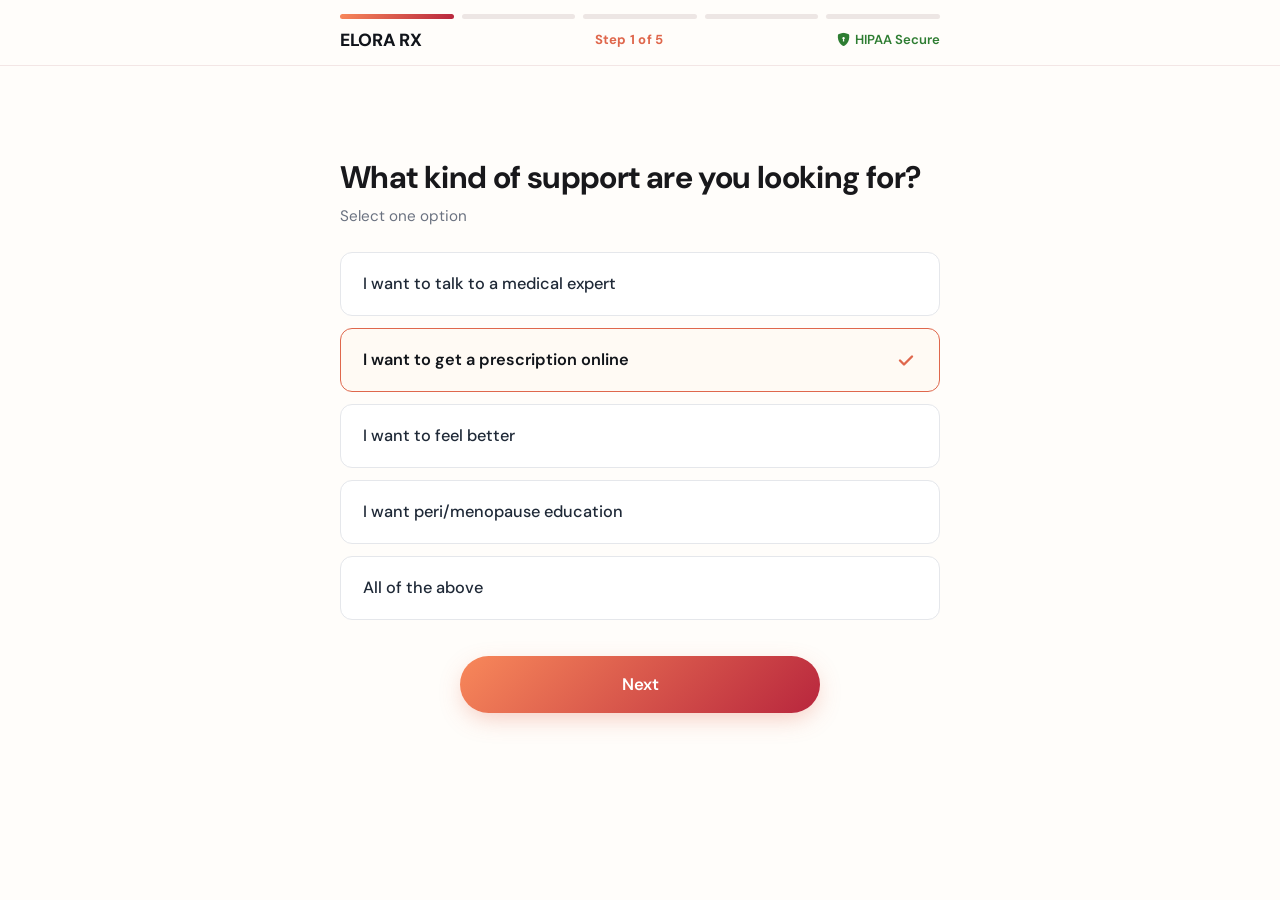
<file: intake.html>
<!DOCTYPE html>
<html lang="en">

<head>
  <meta charset="UTF-8">
  <meta name="viewport" content="width=device-width, initial-scale=1.0">
  <title>Clinical Health Intake — ELORA RX Telemedicine</title>
  <meta name="description"
    content="Complete your quick 5-step clinical intake questionnaire to get matched with a board-certified physician for personalized prescription care.">

  <!-- Favicon -->
  <link rel="icon" type="image/svg+xml" href="assets/images/favicon.svg">
  <link rel="alternate icon" type="image/svg+xml"
    href="data:image/svg+xml,%3Csvg xmlns='http://www.w3.org/2000/svg' viewBox='0 0 32 32' fill='none'%3E%3Cdefs%3E%3ClinearGradient id='favPetalCenter' x1='50%25' y1='0%25' x2='50%25' y2='100%25'%3E%3Cstop offset='0%25' stop-color='%23ffffff'/%3E%3Cstop offset='25%25' stop-color='%23ffa38c'/%3E%3Cstop offset='60%25' stop-color='%23e62845'/%3E%3Cstop offset='100%25' stop-color='%23800a1c'/%3E%3C/linearGradient%3E%3ClinearGradient id='favPetalLeft' x1='0%25' y1='0%25' x2='100%25' y2='100%25'%3E%3Cstop offset='0%25' stop-color='%23ffb29e'/%3E%3Cstop offset='35%25' stop-color='%23f8625e'/%3E%3Cstop offset='75%25' stop-color='%23c41e38'/%3E%3Cstop offset='100%25' stop-color='%2372081a'/%3E%3C/linearGradient%3E%3ClinearGradient id='favPetalRight' x1='100%25' y1='0%25' x2='0%25' y2='100%25'%3E%3Cstop offset='0%25' stop-color='%23ffbca6'/%3E%3Cstop offset='35%25' stop-color='%23fb766f'/%3E%3Cstop offset='75%25' stop-color='%23d42743'/%3E%3Cstop offset='100%25' stop-color='%23800c1e'/%3E%3C/linearGradient%3E%3C/defs%3E%3Cpath d='M16 2C18.5 6.2 21 12 20 17.5C19.2 21.8 17.4 25 16 26.5C14.6 25 12.8 21.8 12 17.5C11 12 13.5 6.2 16 2Z' fill='url(%23favPetalCenter)'/%3E%3Cpath d='M16 4C17.2 7.5 18 11.5 17.5 14.8C17 17.2 16 19 16 19' stroke='rgba(255,255,255,0.9)' stroke-width='0.9' stroke-linecap='round'/%3E%3Cpath d='M16 29C14.6 29 8 25.5 4.5 19C1.8 13.5 2.2 8.5 4.8 4.5C5.8 3.2 7 3.8 7.4 5C8.4 8.5 10.6 13.8 13.6 17.2C15.4 19.4 15.9 23.8 16 29Z' fill='url(%23favPetalLeft)'/%3E%3Cpath d='M5.4 5.2C3 10 3 15 5.5 20C8.5 26 14 28.5 16 29' stroke='rgba(255,240,235,0.85)' stroke-width='1.3' stroke-linecap='round'/%3E%3Cpath d='M16 29C17.4 29 24 25.5 27.5 19C30.2 13.5 29.8 8.5 27.2 4.5C26.2 3.2 25 3.8 24.6 5C23.6 8.5 21.4 13.8 18.4 17.2C16.6 19.4 16.1 23.8 16 29Z' fill='url(%23favPetalRight)'/%3E%3Cpath d='M26.6 5.2C29 10 29 15 26.5 20C23.5 26 18 28.5 16 29' stroke='rgba(255,245,240,0.85)' stroke-width='1.3' stroke-linecap='round'/%3E%3Cpath d='M13.5 27.5C14.5 29.2 15.2 30 16 30C16.8 30 17.5 29.2 18.5 27.5C17.5 28.5 16.5 29 16 29C15.5 29 14.5 28.5 13.5 27.5Z' fill='%23ffa28b'/%3E%3C/svg%3E">

  <!-- Google Fonts: DM Sans, Plus Jakarta Sans & Playfair Display -->
  <link rel="preconnect" href="https://fonts.googleapis.com">
  <link rel="preconnect" href="https://fonts.gstatic.com" crossorigin>
  <link
    href="https://fonts.googleapis.com/css2?family=DM+Sans:ital,opsz,wght@0,9..40,100..1000;1,9..40,100..1000&family=Playfair+Display:ital,wght@1,400;1,500;1,600&family=Plus+Jakarta+Sans:ital,wght@0,300;0,400;0,500;0,600;0,700;0,800;1,400;1,600&family=Manrope:wght@200..800&display=swap"
    rel="stylesheet">

  <!-- Bootstrap 5.3.3 CSS -->
  <link href="https://cdn.jsdelivr.net/npm/bootstrap@5.3.3/dist/css/bootstrap.min.css" rel="stylesheet">
  <!-- Bootstrap Icons -->
  <link href="https://cdn.jsdelivr.net/npm/bootstrap-icons@1.11.3/font/bootstrap-icons.min.css" rel="stylesheet">

  <!-- Custom Styles -->
  <link rel="stylesheet" href="assets/css/styles.css">
</head>

<body class="intake-page-wrap">

  <!-- ========================================================
       TOP AREA: STEP PROGRESS BAR & HEADER
       ======================================================== -->
  <header class="intake-topbar" id="intakeTopbar">
    <div class="intake-topbar-inner">

      <!-- 5-Segment Step Bar -->
      <div class="intake-stepbar-segments" aria-label="Intake Progress Steps">
        <div class="intake-stepbar-seg active" data-step="1"></div>
        <div class="intake-stepbar-seg" data-step="2"></div>
        <div class="intake-stepbar-seg" data-step="3"></div>
        <div class="intake-stepbar-seg" data-step="4"></div>
        <div class="intake-stepbar-seg" data-step="5"></div>
      </div>

      <!-- Topbar Meta: Logo, Step Count, Security -->
      <div class="intake-topbar-meta">
        <a class="intake-brand-mini" href="index.html" aria-label="ELORA RX Home">
          <span>ELORA RX</span>
        </a>
        <span class="intake-step-count-label" id="stepCounterLabel">Step 1 of 5</span>
        <span class="intake-step-security">
          <i class="bi bi-shield-lock-fill" aria-hidden="true"></i>
          <span class="d-none d-sm-inline">HIPAA Secure</span>
        </span>
      </div>

    </div>
  </header>

  <!-- ========================================================
       MAIN QUESTIONNAIRE COLUMN (Matches Screenshot)
       ======================================================== -->
  <main class="intake-main">
    <div class="intake-container">

      <!-- Back Arrow (Above Question) -->
      <button type="button" class="intake-back-arrow is-hidden" id="intakeBackBtn" aria-label="Go back to previous question">
        <svg width="24" height="24" viewBox="0 0 24 24" fill="none" stroke="currentColor" stroke-width="2.2" stroke-linecap="round" stroke-linejoin="round">
          <path d="M19 12H5M12 19l-7-7 7-7" />
        </svg>
      </button>

      <!-- ══════════════════════════════════════════════════
           STEP 1: SUPPORT NEEDED (Exact Screenshot Match!)
           ══════════════════════════════════════════════════ -->
      <div class="intake-step-pane active" data-step="1" id="stepPane1">
        <h1 class="intake-question-title">What kind of support are you looking for?</h1>
        <p class="intake-question-subtitle">Select one option</p>

        <div class="intake-cards-stack" id="step1Stack">

          <div class="intake-stack-card" data-val="medical-expert">
            <span class="intake-card-main-text">I want to talk to a medical expert</span>
            <span class="intake-check-icon" aria-hidden="true">
              <svg width="20" height="20" viewBox="0 0 20 20" fill="none">
                <path d="M4 10.5L8 14.5L16 6.5" stroke="#df674c" stroke-width="2.4" stroke-linecap="round" stroke-linejoin="round"/>
              </svg>
            </span>
          </div>

          <div class="intake-stack-card is-selected" data-val="prescription-online">
            <span class="intake-card-main-text">I want to get a prescription online</span>
            <span class="intake-check-icon" aria-hidden="true">
              <svg width="20" height="20" viewBox="0 0 20 20" fill="none">
                <path d="M4 10.5L8 14.5L16 6.5" stroke="#df674c" stroke-width="2.4" stroke-linecap="round" stroke-linejoin="round"/>
              </svg>
            </span>
          </div>

          <div class="intake-stack-card" data-val="feel-better">
            <span class="intake-card-main-text">I want to feel better</span>
            <span class="intake-check-icon" aria-hidden="true">
              <svg width="20" height="20" viewBox="0 0 20 20" fill="none">
                <path d="M4 10.5L8 14.5L16 6.5" stroke="#df674c" stroke-width="2.4" stroke-linecap="round" stroke-linejoin="round"/>
              </svg>
            </span>
          </div>

          <div class="intake-stack-card" data-val="menopause-education">
            <span class="intake-card-main-text">I want peri/menopause education</span>
            <span class="intake-check-icon" aria-hidden="true">
              <svg width="20" height="20" viewBox="0 0 20 20" fill="none">
                <path d="M4 10.5L8 14.5L16 6.5" stroke="#df674c" stroke-width="2.4" stroke-linecap="round" stroke-linejoin="round"/>
              </svg>
            </span>
          </div>

          <div class="intake-stack-card" data-val="all-above">
            <span class="intake-card-main-text">All of the above</span>
            <span class="intake-check-icon" aria-hidden="true">
              <svg width="20" height="20" viewBox="0 0 20 20" fill="none">
                <path d="M4 10.5L8 14.5L16 6.5" stroke="#df674c" stroke-width="2.4" stroke-linecap="round" stroke-linejoin="round"/>
              </svg>
            </span>
          </div>

        </div>
      </div>

      <!-- ══════════════════════════════════════════════════
           STEP 2: TREATMENT AREA FOCUS
           ══════════════════════════════════════════════════ -->
      <div class="intake-step-pane" data-step="2" id="stepPane2">
        <h2 class="intake-question-title">Which treatment area would you like to explore?</h2>
        <p class="intake-question-subtitle">Select your primary care interest</p>

        <div class="intake-cards-stack" id="step2Stack">

          <div class="intake-stack-card is-selected" data-val="weight-loss">
            <div class="intake-card-label-wrap">
              <span class="intake-card-main-text">Medical Weight Loss</span>
              <span class="intake-card-sub-text">Compounded Semaglutide &amp; Tirzepatide (GLP-1)</span>
            </div>
            <span class="intake-check-icon" aria-hidden="true">
              <svg width="20" height="20" viewBox="0 0 20 20" fill="none">
                <path d="M4 10.5L8 14.5L16 6.5" stroke="#df674c" stroke-width="2.4" stroke-linecap="round" stroke-linejoin="round"/>
              </svg>
            </span>
          </div>

          <div class="intake-stack-card" data-val="hair-regrowth">
            <div class="intake-card-label-wrap">
              <span class="intake-card-main-text">Hair Regrowth &amp; Retention</span>
              <span class="intake-card-sub-text">Prescription Minoxidil, Finasteride &amp; Biotin blends</span>
            </div>
            <span class="intake-check-icon" aria-hidden="true">
              <svg width="20" height="20" viewBox="0 0 20 20" fill="none">
                <path d="M4 10.5L8 14.5L16 6.5" stroke="#df674c" stroke-width="2.4" stroke-linecap="round" stroke-linejoin="round"/>
              </svg>
            </span>
          </div>

          <div class="intake-stack-card" data-val="hormone-vitality">
            <div class="intake-card-label-wrap">
              <span class="intake-card-main-text">Hormone Health &amp; Vitality</span>
              <span class="intake-card-sub-text">Enclomiphene, TRT &amp; metabolic hormone balancing</span>
            </div>
            <span class="intake-check-icon" aria-hidden="true">
              <svg width="20" height="20" viewBox="0 0 20 20" fill="none">
                <path d="M4 10.5L8 14.5L16 6.5" stroke="#df674c" stroke-width="2.4" stroke-linecap="round" stroke-linejoin="round"/>
              </svg>
            </span>
          </div>

          <div class="intake-stack-card" data-val="sexual-health">
            <div class="intake-card-label-wrap">
              <span class="intake-card-main-text">Sexual Health &amp; ED Care</span>
              <span class="intake-card-sub-text">Customized Tadalafil and Sildenafil protocols</span>
            </div>
            <span class="intake-check-icon" aria-hidden="true">
              <svg width="20" height="20" viewBox="0 0 20 20" fill="none">
                <path d="M4 10.5L8 14.5L16 6.5" stroke="#df674c" stroke-width="2.4" stroke-linecap="round" stroke-linejoin="round"/>
              </svg>
            </span>
          </div>

          <div class="intake-stack-card" data-val="dermatology">
            <div class="intake-card-label-wrap">
              <span class="intake-card-main-text">Dermatology &amp; Anti-Aging</span>
              <span class="intake-card-sub-text">Physician-grade Tretinoin &amp; custom skin serums</span>
            </div>
            <span class="intake-check-icon" aria-hidden="true">
              <svg width="20" height="20" viewBox="0 0 20 20" fill="none">
                <path d="M4 10.5L8 14.5L16 6.5" stroke="#df674c" stroke-width="2.4" stroke-linecap="round" stroke-linejoin="round"/>
              </svg>
            </span>
          </div>

          <div class="intake-stack-card" data-val="longevity">
            <div class="intake-card-label-wrap">
              <span class="intake-card-main-text">Longevity &amp; Peptides</span>
              <span class="intake-card-sub-text">NAD+, Sermorelin &amp; cellular wellness therapy</span>
            </div>
            <span class="intake-check-icon" aria-hidden="true">
              <svg width="20" height="20" viewBox="0 0 20 20" fill="none">
                <path d="M4 10.5L8 14.5L16 6.5" stroke="#df674c" stroke-width="2.4" stroke-linecap="round" stroke-linejoin="round"/>
              </svg>
            </span>
          </div>

        </div>
      </div>

      <!-- ══════════════════════════════════════════════════
           STEP 3: MEDICAL HISTORY & SAFETY SCREENER
           ══════════════════════════════════════════════════ -->
      <div class="intake-step-pane" data-step="3" id="stepPane3">
        <h2 class="intake-question-title">Do any of the following apply to you?</h2>
        <p class="intake-question-subtitle">Select an option to help your doctor review your profile</p>

        <div class="intake-cards-stack" id="step3Stack">

          <div class="intake-stack-card is-selected" data-val="none" data-exclusive="true">
            <span class="intake-card-main-text">None of the above — I have no major medical conditions</span>
            <span class="intake-check-icon" aria-hidden="true">
              <svg width="20" height="20" viewBox="0 0 20 20" fill="none">
                <path d="M4 10.5L8 14.5L16 6.5" stroke="#df674c" stroke-width="2.4" stroke-linecap="round" stroke-linejoin="round"/>
              </svg>
            </span>
          </div>

          <div class="intake-stack-card" data-val="mtc-history">
            <span class="intake-card-main-text">Personal or family history of medullary thyroid cancer (MTC) or MEN 2</span>
            <span class="intake-check-icon" aria-hidden="true">
              <svg width="20" height="20" viewBox="0 0 20 20" fill="none">
                <path d="M4 10.5L8 14.5L16 6.5" stroke="#df674c" stroke-width="2.4" stroke-linecap="round" stroke-linejoin="round"/>
              </svg>
            </span>
          </div>

          <div class="intake-stack-card" data-val="pancreas-kidney">
            <span class="intake-card-main-text">History of pancreatitis, gallbladder complications, or kidney disease</span>
            <span class="intake-check-icon" aria-hidden="true">
              <svg width="20" height="20" viewBox="0 0 20 20" fill="none">
                <path d="M4 10.5L8 14.5L16 6.5" stroke="#df674c" stroke-width="2.4" stroke-linecap="round" stroke-linejoin="round"/>
              </svg>
            </span>
          </div>

          <div class="intake-stack-card" data-val="pregnancy">
            <span class="intake-card-main-text">Currently pregnant, planning pregnancy within 3 months, or breastfeeding</span>
            <span class="intake-check-icon" aria-hidden="true">
              <svg width="20" height="20" viewBox="0 0 20 20" fill="none">
                <path d="M4 10.5L8 14.5L16 6.5" stroke="#df674c" stroke-width="2.4" stroke-linecap="round" stroke-linejoin="round"/>
              </svg>
            </span>
          </div>

          <div class="intake-stack-card" data-val="medications">
            <span class="intake-card-main-text">I take daily prescription medications</span>
            <span class="intake-check-icon" aria-hidden="true">
              <svg width="20" height="20" viewBox="0 0 20 20" fill="none">
                <path d="M4 10.5L8 14.5L16 6.5" stroke="#df674c" stroke-width="2.4" stroke-linecap="round" stroke-linejoin="round"/>
              </svg>
            </span>
          </div>

          <div class="intake-stack-card" data-val="allergies">
            <span class="intake-card-main-text">I have known drug allergies</span>
            <span class="intake-check-icon" aria-hidden="true">
              <svg width="20" height="20" viewBox="0 0 20 20" fill="none">
                <path d="M4 10.5L8 14.5L16 6.5" stroke="#df674c" stroke-width="2.4" stroke-linecap="round" stroke-linejoin="round"/>
              </svg>
            </span>
          </div>

        </div>
      </div>

      <!-- ══════════════════════════════════════════════════
           STEP 4: STATE, DEMOGRAPHICS & BMI
           ══════════════════════════════════════════════════ -->
      <div class="intake-step-pane" data-step="4" id="stepPane4">
        <h2 class="intake-question-title">Where should your physician be licensed?</h2>
        <p class="intake-question-subtitle">Telehealth regulations require matching you with a doctor licensed in your state</p>

        <!-- State Selector Box -->
        <div class="intake-input-box">
          <label class="intake-box-label" for="intakeStateSelect">State of Residence *</label>
          <select class="intake-bare-select" id="intakeStateSelect" required>
            <option value="California" selected>California (CA)</option>
            <option value="Texas">Texas (TX)</option>
            <option value="Florida">Florida (FL)</option>
            <option value="New York">New York (NY)</option>
            <option value="Illinois">Illinois (IL)</option>
            <option value="Pennsylvania">Pennsylvania (PA)</option>
            <option value="Ohio">Ohio (OH)</option>
            <option value="Georgia">Georgia (GA)</option>
            <option value="North Carolina">North Carolina (NC)</option>
            <option value="Michigan">Michigan (MI)</option>
            <option value="New Jersey">New Jersey (NJ)</option>
            <option value="Virginia">Virginia (VA)</option>
            <option value="Washington">Washington (WA)</option>
            <option value="Arizona">Arizona (AZ)</option>
            <option value="Massachusetts">Massachusetts (MA)</option>
            <option value="Tennessee">Tennessee (TN)</option>
            <option value="Indiana">Indiana (IN)</option>
            <option value="Missouri">Missouri (MO)</option>
            <option value="Maryland">Maryland (MD)</option>
            <option value="Wisconsin">Wisconsin (WI)</option>
            <option value="Colorado">Colorado (CO)</option>
            <option value="Minnesota">Minnesota (MN)</option>
            <option value="South Carolina">South Carolina (SC)</option>
            <option value="Alabama">Alabama (AL)</option>
            <option value="Louisiana">Louisiana (LA)</option>
            <option value="Kentucky">Kentucky (KY)</option>
            <option value="Oregon">Oregon (OR)</option>
            <option value="Oklahoma">Oklahoma (OK)</option>
            <option value="Connecticut">Connecticut (CT)</option>
            <option value="Utah">Utah (UT)</option>
            <option value="Nevada">Nevada (NV)</option>
            <option value="Iowa">Iowa (IA)</option>
            <option value="Arkansas">Arkansas (AR)</option>
            <option value="Kansas">Kansas (KS)</option>
            <option value="Mississippi">Mississippi (MS)</option>
            <option value="New Mexico">New Mexico (NM)</option>
            <option value="Nebraska">Nebraska (NE)</option>
            <option value="Idaho">Idaho (ID)</option>
            <option value="West Virginia">West Virginia (WV)</option>
            <option value="Hawaii">Hawaii (HI)</option>
            <option value="New Hampshire">New Hampshire (NH)</option>
            <option value="Maine">Maine (ME)</option>
            <option value="Montana">Montana (MT)</option>
            <option value="Rhode Island">Rhode Island (RI)</option>
            <option value="Delaware">Delaware (DE)</option>
            <option value="South Dakota">South Dakota (SD)</option>
            <option value="North Dakota">North Dakota (ND)</option>
            <option value="Alaska">Alaska (AK)</option>
            <option value="District of Columbia">District of Columbia (DC)</option>
            <option value="Vermont">Vermont (VT)</option>
            <option value="Wyoming">Wyoming (WY)</option>
          </select>
        </div>

        <!-- Date of Birth Box -->
        <div class="intake-input-box">
          <label class="intake-box-label">Date of Birth (Must be 18+)</label>
          <div class="d-flex gap-2">
            <input type="number" class="intake-bare-input text-center" id="dobMonth" placeholder="MM" min="1" max="12" value="06" style="max-width: 60px;">
            <span class="text-muted align-self-center">/</span>
            <input type="number" class="intake-bare-input text-center" id="dobDay" placeholder="DD" min="1" max="31" value="15" style="max-width: 60px;">
            <span class="text-muted align-self-center">/</span>
            <input type="number" class="intake-bare-input text-center" id="dobYear" placeholder="YYYY" min="1920" max="2008" value="1992" style="max-width: 90px;">
          </div>
        </div>

        <!-- Biological Sex -->
        <label class="intake-box-label mb-2">Biological Sex at Birth (Clinical dosage reference)</label>
        <div class="intake-sex-row">
          <div class="intake-sex-pill is-selected" data-sex="female">
            <i class="bi bi-gender-female me-1"></i> Female
          </div>
          <div class="intake-sex-pill" data-sex="male">
            <i class="bi bi-gender-male me-1"></i> Male
          </div>
        </div>

        <!-- Height & Weight -->
        <div class="row g-2 mb-3">
          <div class="col-6">
            <div class="intake-input-box mb-0">
              <label class="intake-box-label">Height</label>
              <div class="d-flex gap-2">
                <select class="intake-bare-select" id="heightFt">
                  <option value="4">4 ft</option>
                  <option value="5" selected>5 ft</option>
                  <option value="6">6 ft</option>
                  <option value="7">7 ft</option>
                </select>
                <select class="intake-bare-select" id="heightIn">
                  <option value="0">0 in</option>
                  <option value="1">1 in</option>
                  <option value="2">2 in</option>
                  <option value="3">3 in</option>
                  <option value="4">4 in</option>
                  <option value="5">5 in</option>
                  <option value="6">6 in</option>
                  <option value="7" selected>7 in</option>
                  <option value="8">8 in</option>
                  <option value="9">9 in</option>
                  <option value="10">10 in</option>
                  <option value="11">11 in</option>
                </select>
              </div>
            </div>
          </div>
          <div class="col-6">
            <div class="intake-input-box mb-0">
              <label class="intake-box-label" for="weightLbs">Weight (lbs)</label>
              <input type="number" class="intake-bare-input" id="weightLbs" value="168" min="70" max="600">
            </div>
          </div>
        </div>

        <!-- Live BMI Pill -->
        <div class="intake-bmi-pill">
          <div>
            <span class="small fw-bold text-uppercase d-block" style="color: #df674c;">Calculated BMI</span>
            <span class="small text-muted" id="bmiMeta">Elevated metabolic range • Qualified for care</span>
          </div>
          <span class="intake-bmi-val" id="bmiScore">26.3</span>
        </div>

      </div>

      <!-- ══════════════════════════════════════════════════
           STEP 5: CONTACT INFORMATION & CONFIRMATION
           ══════════════════════════════════════════════════ -->
      <div class="intake-step-pane" data-step="5" id="stepPane5">
        <h2 class="intake-question-title">Where should your doctor send your clinical plan?</h2>
        <p class="intake-question-subtitle">We'll create your private patient portal and deliver your doctor's evaluation here</p>

        <div class="row g-2 mb-2">
          <div class="col-6">
            <div class="intake-input-box mb-0">
              <label class="intake-box-label" for="firstName">First Name *</label>
              <input type="text" class="intake-bare-input" id="firstName" placeholder="Jane" required>
            </div>
          </div>
          <div class="col-6">
            <div class="intake-input-box mb-0">
              <label class="intake-box-label" for="lastName">Last Name *</label>
              <input type="text" class="intake-bare-input" id="lastName" placeholder="Doe" required>
            </div>
          </div>
        </div>

        <div class="intake-input-box">
          <label class="intake-box-label" for="emailAddress">Email Address *</label>
          <input type="email" class="intake-bare-input" id="emailAddress" placeholder="jane.doe@example.com" required>
        </div>

        <div class="intake-input-box">
          <label class="intake-box-label" for="phoneNumber">Mobile Phone * (For prescription SMS alerts)</label>
          <input type="tel" class="intake-bare-input" id="phoneNumber" placeholder="(555) 000-0000" required>
        </div>

        <!-- Consultation Preference -->
        <label class="intake-box-label mb-2">Preferred Consultation Format:</label>
        <div class="intake-cards-stack mb-3">
          <div class="intake-stack-card is-selected consult-card" data-val="async">
            <div>
              <span class="intake-card-main-text d-block">Asynchronous Clinical Messaging</span>
              <span class="intake-card-sub-text">Fastest option — Doctor reviews answers and messages in 2-4 hours</span>
            </div>
            <span class="intake-check-icon" aria-hidden="true">
              <svg width="20" height="20" viewBox="0 0 20 20" fill="none">
                <path d="M4 10.5L8 14.5L16 6.5" stroke="#df674c" stroke-width="2.4" stroke-linecap="round" stroke-linejoin="round"/>
              </svg>
            </span>
          </div>
          <div class="intake-stack-card consult-card" data-val="video">
            <div>
              <span class="intake-card-main-text d-block">Scheduled Telehealth Video Visit</span>
              <span class="intake-card-sub-text">Meet face-to-face with your state-licensed physician</span>
            </div>
            <span class="intake-check-icon" aria-hidden="true">
              <svg width="20" height="20" viewBox="0 0 20 20" fill="none">
                <path d="M4 10.5L8 14.5L16 6.5" stroke="#df674c" stroke-width="2.4" stroke-linecap="round" stroke-linejoin="round"/>
              </svg>
            </span>
          </div>
        </div>

        <!-- Consent Check -->
        <div class="form-check mt-3">
          <input class="form-check-input" type="checkbox" id="consentCheck" checked required>
          <label class="form-check-label small text-muted" for="consentCheck">
            I confirm that all health information is accurate and agree to the
            <a href="#" class="text-decoration-underline" style="color: #df674c;">Telehealth Informed Consent</a> and
            <a href="#" class="text-decoration-underline" style="color: #df674c;">HIPAA Notice</a>.
          </label>
        </div>

      </div>

      <!-- ══════════════════════════════════════════════════
           SUCCESS / COMPLETION STATE
           ══════════════════════════════════════════════════ -->
      <div class="intake-success-container" id="intakeSuccessContainer">
        <div class="d-inline-flex align-items-center justify-content-center p-3 rounded-circle mb-3"
          style="background: #e8f5e9; color: #2e7d32; width: 68px; height: 68px;">
          <i class="bi bi-check-circle-fill fs-2"></i>
        </div>
        <h2 class="intake-question-title">Intake Successfully Submitted!</h2>
        <p class="intake-question-subtitle">
          Your questionnaire has been securely transmitted. You've been paired with a licensed clinical physician.
        </p>

        <!-- Matched Doctor Card -->
        <div class="intake-doctor-card">
          <img src="assets/images/expert-care-doctor-warm.png" alt="Dr. Robert Hayes, MD" class="intake-doctor-img">
          <div>
            <span class="badge mb-2 px-3 py-1 rounded-pill" style="background: #fff1f2; color: #df674c; border: 1px solid rgba(223, 103, 76, 0.3);">
              <i class="bi bi-patch-check-fill me-1"></i> MATCHED PROVIDER
            </span>
            <h3 class="h5 fw-bold mb-1">Dr. Robert Hayes, MD</h3>
            <p class="small text-muted mb-2">
              Board Certified in Internal Medicine • Licensed in <span id="matchedDoctorState">California</span>
            </p>
            <span class="badge bg-success-subtle text-success border border-success-subtle">
              <i class="bi bi-clock-history me-1"></i> Reviewing Your Chart (Avg. 2 Hours)
            </span>
          </div>
        </div>

        <!-- Next Steps Timeline -->
        <div class="mt-4 mb-4">
          <div class="intake-timeline-item">
            <span class="intake-timeline-dot"><i class="bi bi-check"></i></span>
            <div>
              <strong class="d-block text-dark">1. Clinical Chart Evaluation</strong>
              <span class="small text-muted">Dr. Hayes reviews your health goals, medical screener, and dosage requirements.</span>
            </div>
          </div>
          <div class="intake-timeline-item">
            <span class="intake-timeline-dot"><i class="bi bi-check"></i></span>
            <div>
              <strong class="d-block text-dark">2. Custom Prescription Formulated</strong>
              <span class="small text-muted">If approved, your tailored prescription is sent to our licensed compounding pharmacy.</span>
            </div>
          </div>
          <div class="intake-timeline-item">
            <span class="intake-timeline-dot"><i class="bi bi-check"></i></span>
            <div>
              <strong class="d-block text-dark">3. Discreet 2-Day Cold-Chain Home Delivery</strong>
              <span class="small text-muted">Shipped directly to your doorstep in discreet temperature-regulated packaging.</span>
            </div>
          </div>
        </div>

        <div class="d-flex flex-column flex-sm-row justify-content-center gap-3 mt-4 pt-3 border-top">
          <a href="login.html" class="btn btn-intake-next text-decoration-none">
            Access Patient Portal
          </a>
          <a href="index.html" class="btn btn-outline-secondary rounded-pill px-4 py-3 text-decoration-none">
            Return to Homepage
          </a>
        </div>
      </div>

      <!-- Error Message -->
      <div class="intake-error-message" id="intakeErrorMessage" role="alert"></div>

      <!-- ══════════════════════════════════════════════════
           CENTERED BOTTOM ACTION PILL BUTTON (Matches Screenshot)
           ══════════════════════════════════════════════════ -->
      <div class="intake-bottom-action" id="intakeBottomAction">
        <button type="button" class="btn-intake-next" id="intakeNextBtn">
          Next
        </button>
      </div>

    </div>
  </main>

  <!-- Bootstrap 5 JS Bundle -->
  <script src="https://cdn.jsdelivr.net/npm/bootstrap@5.3.3/dist/js/bootstrap.bundle.min.js"></script>

  <!-- Intake Interactive Script -->
  <script src="assets/js/intake.js?v=2.0"></script>

</body>

</html>
</file>
<file: assets/css/styles.css>
/* ========================================================
     VELLORE RX — MODERN TELEMEDICINE DESIGN SYSTEM & STYLES
     ======================================================== */

  :root {
    /* Brand Palette */
    --color-brand-primary: #f4754d;
    --color-brand-primary-hover: #90192c;
    --color-brand-primary-light: #fdebed;
    --color-brand-primary-subtle: #fff1f2;
    --color-brand-gradient: linear-gradient(135deg, #f8885a 0%, #b8263d 100%);
    --color-brand-glow: rgba(169, 34, 55, 0.28);

    /* Canvas Background */
    --bg-hero: radial-gradient(ellipse at 70% 45%, #ffe5c55e 0%, #ffe5c561 28%, #fffaf4 68%);
    --bg-page: #fbf5f4;

    /* Typography Colors */
    --color-text-title: #11141a;
    --color-text-body: #555b68;
    --color-text-muted: #747a87;
    --color-divider: #e8cfd2;

    /* Glassmorphism */
    --glass-bg: rgba(255, 255, 255, 0.88);
    --glass-bg-hover: rgba(255, 255, 255, 0.98);
    --glass-border: rgba(255, 255, 255, 0.95);
    --glass-shadow: 0 16px 36px -8px rgba(169, 34, 55, 0.1), 0 4px 14px rgba(0, 0, 0, 0.04);
    --glass-shadow-hover: 0 20px 42px -6px rgba(169, 34, 55, 0.18), 0 8px 20px rgba(0, 0, 0, 0.06);

    /* Typography */
    --font-family: 'DM Sans', 'Plus Jakarta Sans', -apple-system, BlinkMacSystemFont, 'Segoe UI', Roboto, sans-serif;

    /* Transitions */
    --transition-smooth: all 0.35s cubic-bezier(0.25, 1, 0.5, 1);
    --transition-spring: all 0.4s cubic-bezier(0.34, 1.56, 0.64, 1);
  }

  /* Reset & Global */
  *,
  *::before,
  *::after {
    box-sizing: border-box;
  }

  html {
    scroll-behavior: auto;
    -webkit-font-smoothing: antialiased;
    -moz-osx-font-smoothing: grayscale;
  }

  /* Lenis Smooth Scroll Engine Helper Rules */
  html.lenis,
  html.lenis body {
    height: auto;
  }

  .lenis.lenis-smooth {
    scroll-behavior: auto !important;
  }

  .lenis.lenis-smooth [data-lenis-prevent] {
    overscroll-behavior: contain;
  }

  .lenis.lenis-stopped {
    overflow: clip;
  }

  .lenis.lenis-smooth iframe {
    pointer-events: none;
  }

  body {
    font-family: var(--font-family);
    background-color: #fffaf4;
    color: var(--color-text-body);
    overflow-x: clip;
    margin: 0;
    padding: 0;
  }

  /* ========================================================
     CINEMATIC 1ST-LOAD PRELOADER
     ======================================================== */
  body.is-loading {
    overflow: hidden !important;
    height: 100vh !important;
  }

  .site-preloader {
    position: fixed;
    inset: 0;
    width: 100vw;
    height: 100vh;
    z-index: 999999;
    background: radial-gradient(ellipse at 50% 40%, #1e0d13 0%, #12070a 100%);
    display: flex;
    flex-direction: column;
    align-items: center;
    justify-content: center;
    overflow: hidden;
    user-select: none;
    pointer-events: all;
    will-change: transform;
  }

  .preloader-ambient-glow {
    position: absolute;
    width: clamp(340px, 45vw, 650px);
    height: clamp(340px, 45vw, 650px);
    border-radius: 50%;
    background: radial-gradient(circle, rgba(244, 117, 77, 0.28) 0%, rgba(184, 38, 61, 0.16) 45%, transparent 70%);
    filter: blur(80px);
    pointer-events: none;
    animation: preloaderGlowPulse 4s ease-in-out infinite alternate;
  }

  @keyframes preloaderGlowPulse {
    0% {
      transform: scale(0.9) translate3d(0, 0, 0);
      opacity: 0.6;
    }

    100% {
      transform: scale(1.15) translate3d(0, 0, 0);
      opacity: 0.95;
    }
  }

  .preloader-content {
    position: relative;
    z-index: 2;
    display: flex;
    flex-direction: column;
    align-items: center;
    justify-content: center;
    text-align: center;
    max-width: 420px;
    width: 90%;
    padding: 20px;
    will-change: transform, opacity;
  }

  /* Emblem & Halos */
  .preloader-emblem-wrap {
    position: relative;
    width: 124px;
    height: 124px;
    display: flex;
    align-items: center;
    justify-content: center;
    margin-bottom: 26px;
    will-change: transform, filter;
  }

  .preloader-emblem-halo {
    position: absolute;
    border-radius: 50%;
    pointer-events: none;
  }

  .preloader-emblem-halo.halo-1 {
    inset: -14px;
    animation: preloaderHaloSpin 8s linear infinite;
    border: 1.5px solid rgba(244, 117, 77, 0.35);
    border-top-color: #ff7b5a;
    border-right-color: transparent;
    box-shadow: 0 0 22px rgba(244, 117, 77, 0.3);
  }

  .preloader-emblem-halo.halo-2 {
    inset: -28px;
    animation: preloaderHaloSpinRev 12s linear infinite;
    border: 1px dashed rgba(217, 56, 80, 0.45);
    border-bottom-color: #ff9b7d;
    border-left-color: transparent;
    opacity: 0.85;
  }

  @keyframes preloaderHaloSpin {
    0% {
      transform: rotate(0deg);
    }

    100% {
      transform: rotate(360deg);
    }
  }

  @keyframes preloaderHaloSpinRev {
    0% {
      transform: rotate(360deg);
    }

    100% {
      transform: rotate(0deg);
    }
  }

  .preloader-icon-box {
    width: 94px;
    height: 94px;
    border-radius: 28px;
    background: radial-gradient(circle at 50% 35%, rgba(255, 120, 90, 0.16) 0%, rgba(184, 38, 61, 0.08) 50%, rgba(20, 8, 12, 0.75) 100%);
    backdrop-filter: blur(16px);
    -webkit-backdrop-filter: blur(16px);
    border: 1.5px solid rgba(255, 255, 255, 0.22);
    display: flex;
    align-items: center;
    justify-content: center;
    box-shadow:
      0 24px 56px -8px rgba(184, 38, 61, 0.65),
      0 0 35px rgba(244, 117, 77, 0.28),
      inset 0 1.5px 1.5px rgba(255, 255, 255, 0.45),
      inset 0 -2px 4px rgba(0, 0, 0, 0.5);
  }

  .preloader-tulip-svg {
    width: 72px;
    height: 72px;
    filter: drop-shadow(0 6px 18px rgba(244, 80, 60, 0.75)) drop-shadow(0 2px 6px rgba(184, 38, 61, 0.5));
    animation: preloaderTulipBreathe 3s ease-in-out infinite alternate;
  }

  @keyframes preloaderTulipBreathe {
    0% {
      transform: scale(1);
      filter: drop-shadow(0 6px 16px rgba(244, 80, 60, 0.65)) drop-shadow(0 2px 4px rgba(184, 38, 61, 0.45));
    }

    100% {
      transform: scale(1.04);
      filter: drop-shadow(0 8px 24px rgba(255, 95, 75, 0.85)) drop-shadow(0 0 12px rgba(244, 117, 77, 0.55));
    }
  }

  .preloader-petal {
    transform-origin: 24px 42px;
  }

  /* Brand Typography */
  .preloader-brand-title {
    font-size: 1.45rem;
    font-weight: 800;
    letter-spacing: 0.28em;
    color: #ffffff;
    margin: 0 0 10px 0;
    text-indent: 0.28em;
    text-shadow: 0 2px 14px rgba(0, 0, 0, 0.5);
  }

  .preloader-pill {
    display: inline-flex;
    align-items: center;
    gap: 8px;
    padding: 5px 14px;
    border-radius: 999px;
    background: rgba(255, 255, 255, 0.06);
    border: 1px solid rgba(255, 255, 255, 0.1);
    color: #ff9d85;
    font-size: 0.72rem;
    font-weight: 700;
    letter-spacing: 0.14em;
    margin-bottom: 30px;
  }

  .preloader-pill-dot {
    width: 6px;
    height: 6px;
    border-radius: 50%;
    background-color: #ff6849;
    box-shadow: 0 0 8px #ff6849;
    animation: preloaderDotPulse 1.6s ease-in-out infinite;
  }

  @keyframes preloaderDotPulse {

    0%,
    100% {
      opacity: 0.4;
      transform: scale(0.85);
    }

    50% {
      opacity: 1;
      transform: scale(1.3);
    }
  }

  /* Meter & Progress */
  .preloader-meter {
    width: 100%;
    max-width: 320px;
  }

  .preloader-counter-row {
    display: flex;
    align-items: baseline;
    justify-content: space-between;
    margin-bottom: 10px;
    font-size: 0.78rem;
  }

  .preloader-status {
    color: rgba(255, 255, 255, 0.65);
    font-weight: 500;
    letter-spacing: 0.01em;
    font-size: 0.76rem;
    white-space: nowrap;
    overflow: hidden;
    text-overflow: ellipsis;
    max-width: 220px;
  }

  .preloader-counter {
    font-family: 'DM Sans', 'Plus Jakarta Sans', monospace, sans-serif;
    font-size: 1.15rem;
    font-weight: 800;
    color: #ffffff;
    font-feature-settings: "tnum";
    font-variant-numeric: tabular-nums;
    letter-spacing: -0.02em;
  }

  .preloader-counter .percent {
    font-size: 0.82rem;
    color: #ff8c69;
    margin-left: 2px;
    font-weight: 700;
  }

  .preloader-progress-track {
    width: 100%;
    height: 4px;
    background: rgba(255, 255, 255, 0.08);
    border-radius: 999px;
    overflow: hidden;
    position: relative;
    box-shadow: inset 0 1px 2px rgba(0, 0, 0, 0.4);
  }

  .preloader-progress-bar {
    height: 100%;
    width: 0%;
    background: linear-gradient(90deg, #ff8c69 0%, #b8263d 60%, #ff526c 100%);
    border-radius: 999px;
    box-shadow: 0 0 14px rgba(244, 117, 77, 0.7);
    transition: width 0.06s linear;
  }

  /* Curtain Bottom Curve */
  .preloader-curtain-curve {
    position: absolute;
    bottom: -1px;
    left: 0;
    width: 100%;
    height: 70px;
    pointer-events: none;
    transform: translateY(99%);
  }

  .preloader-curtain-curve svg {
    display: block;
    width: 100%;
    height: 100%;
  }

  /* ========================================================
     CONTAINER & LAYOUT
     ======================================================== */
  .hero-container {
    max-width: 1440px;
    margin-left: auto;
    margin-right: auto;
  }

  @media (min-width: 1600px) {
    .hero-container {
      max-width: 1540px;
    }
  }

  /* ========================================================
     NAVIGATION BAR
     ======================================================== */
  .site-header {
    position: sticky;
    top: 0;
    z-index: 1000;
    background-color: #fffaf4;
    backdrop-filter: blur(14px);
    -webkit-backdrop-filter: blur(14px);
    transition: var(--transition-smooth);
    padding: 14px 0;
    border-bottom: 1px solid rgba(232, 207, 210, 0.4);
  }

  .site-header.scrolled {
    background-color: rgb(255 255 255 / 46%);
    box-shadow: 0 4px 20px rgba(169, 34, 55, 0.06);
    padding: 10px 0;
  }

  /* Brand Logo */
  .navbar-brand {
    text-decoration: none;
    transition: var(--transition-smooth);
  }

  .navbar-brand:hover {
    opacity: 0.92;
    transform: translateY(-1px);
  }

  .brand-icon-wrapper {
    width: 32px;
    height: 32px;
    display: flex;
    align-items: center;
    justify-content: center;
  }

  .brand-tulip-icon {
    width: 100%;
    height: 100%;
  }

  .brand-name {
    font-size: 1.25rem;
    font-weight: 800;
    letter-spacing: 0.07em;
    color: #121419;
  }

  /* Nav Links */
  .navbar-nav .nav-link {
    font-size: 0.94rem;
    font-weight: 500;
    color: #2b2e36;
    padding: 8px 16px !important;
    transition: var(--transition-smooth);
    border-radius: 9999px;
    white-space: nowrap;
  }

  .navbar-nav .nav-link:hover,
  .navbar-nav .nav-link:focus {
    color: var(--color-brand-primary);
    background-color: rgba(169, 34, 55, 0.05);
  }

  @media (min-width: 992px) and (max-width: 1199.98px) {
    .navbar-nav .nav-link {
      font-size: 0.86rem;
      padding: 6px 11px !important;
    }

    .brand-name {
      font-size: 1.15rem;
    }

    .nav-signin-btn {
      font-size: 0.88rem;
      padding: 6px 10px;
    }

    .btn-crimson-pill {
      font-size: 0.88rem;
      padding: 8px 14px 8px 16px;
    }

    .btn-crimson-pill .arrow-circle {
      width: 22px;
      height: 22px;
      margin-left: 8px;
    }
  }

  /* Suppress default Bootstrap dropdown caret (using custom SVG chevron) */
  .site-header .dropdown-toggle::after,
  .nav-link.dropdown-toggle::after {
    display: none !important;
  }

  .dropdown-caret-icon {
    transition: transform 0.25s ease;
  }

  .nav-item.dropdown:hover .dropdown-caret-icon,
  .nav-link.show .dropdown-caret-icon {
    transform: rotate(180deg);
  }

  /* Dropdown Menu */
  .dropdown-menu-animated {
    background: rgba(255, 255, 255, 0.98);
    backdrop-filter: blur(20px);
    -webkit-backdrop-filter: blur(20px);
    border: 1px solid rgba(232, 207, 210, 0.6);
    border-radius: 20px;
    padding: 10px;
    min-width: 350px;
    animation: dropdownFade 0.25s cubic-bezier(0.16, 1, 0.3, 1);
    box-shadow: 0 18px 40px -10px rgba(169, 34, 55, 0.12), 0 6px 18px rgba(0, 0, 0, 0.05);
  }

  @keyframes dropdownFade {
    from {
      opacity: 0;
      transform: translateY(8px);
    }

    to {
      opacity: 1;
      transform: translateY(0);
    }
  }

  .dropdown-item {
    border-radius: 12px;
    font-weight: 500;
    transition: var(--transition-smooth);
    color: #333;
  }

  .dropdown-item:hover {
    background-color: #fef2f3;
    color: var(--color-brand-primary);
    transform: translateX(4px);
  }

  .dropdown-item.active-treatment {
    background-color: rgba(169, 34, 55, 0.06);
    border: 1px solid rgba(169, 34, 55, 0.18);
  }

  .dropdown-item.is-coming-soon {
    opacity: 0.62;
    cursor: not-allowed;
    user-select: none;
  }

  .dropdown-item.is-coming-soon:hover {
    background-color: rgba(0, 0, 0, 0.02);
    color: inherit;
    transform: none;
  }

  .dropdown-item.is-coming-soon .dropdown-badge-icon {
    filter: grayscale(0.5);
    opacity: 0.75;
  }

  /* Treatment Status Badges */
  .treatment-badge-status {
    font-size: 0.67rem;
    font-weight: 600;
    letter-spacing: 0.03em;
    padding: 3px 8px;
    border-radius: 9999px;
    white-space: nowrap;
    line-height: 1.2;
    display: inline-flex;
    align-items: center;
    flex-shrink: 0;
    text-transform: uppercase;
  }

  .treatment-badge-status.available {
    background-color: rgba(34, 197, 94, 0.12);
    color: #15803d;
    border: 1px solid rgba(34, 197, 94, 0.28);
  }

  .treatment-badge-status.coming-soon {
    background-color: rgba(100, 116, 139, 0.08);
    color: #64748b;
    border: 1px solid rgba(100, 116, 139, 0.2);
  }

  /* ========================================================
     MEGA MENU (3-COLUMN CLINICAL PATHWAYS DROPDOWN)
     ======================================================== */
  .dropdown-menu-mega {
    min-width: 900px;
    width: 1060px;
    max-width: calc(100vw - 32px);
    padding: 38px 46px 36px;
    border-radius: 24px;
    background: #ffffff;
    border: 1px solid rgba(232, 207, 210, 0.7);
    box-shadow: 0 24px 60px -12px rgba(169, 34, 55, 0.15), 0 10px 28px rgba(0, 0, 0, 0.05);
    margin-top: 14px !important;
  }

  @media (min-width: 992px) {
    .nav-item.dropdown:has(.dropdown-menu-mega) {
      position: static;
    }

    .site-header .container-fluid {
      position: relative;
    }

    .dropdown-menu-mega {
      left: 50% !important;
      transform: translateX(-50%) !important;
      right: auto !important;
    }
  }

  /* Mega Menu Categories */
  .mega-category-block {
    display: flex;
    flex-direction: column;
  }

  .mega-category-header {
    display: flex;
    align-items: center;
    gap: 16px;
    margin-bottom: 16px;
  }

  .mega-category-icon {
    width: 54px;
    height: 54px;
    min-width: 54px;
    border-radius: 50%;
    background: rgba(169, 34, 55, 0.08);
    color: var(--color-brand-primary);
    display: flex;
    align-items: center;
    justify-content: center;
    transition: transform 0.25s ease, background 0.25s ease, color 0.25s ease;
  }

  .mega-category-icon svg,
  .mega-category-icon .mega-icon-img {
    width: 27px;
    height: 27px;
    max-width: 27px;
    max-height: 27px;
    object-fit: contain;
    display: block;
    transition: transform 0.25s ease, filter 0.25s ease;
  }

  .mega-category-block:hover .mega-category-icon {
    background: var(--color-brand-primary);
    color: #ffffff;
    transform: scale(1.05);
  }

  .mega-category-block:hover .mega-category-icon .mega-icon-img {
    filter: brightness(0) invert(1);
  }

  .mega-category-title {
    font-size: 1.28rem;
    font-weight: 700;
    color: #0f141e;
    letter-spacing: -0.015em;
    margin: 0;
  }

  /* Mega Menu Item Links */
  .mega-items-list {
    display: flex;
    flex-direction: column;
    gap: 9px;
    padding-left: 0;
  }

  .mega-item-link {
    display: flex;
    align-items: flex-start;
    gap: 10px;
    text-decoration: none;
    color: #3b4352;
    font-size: 1.02rem;
    font-weight: 500;
    line-height: 1.38;
    padding: 3px 0;
    white-space: nowrap;
    transition: all 0.2s cubic-bezier(0.16, 1, 0.3, 1);
  }

  .mega-arrow {
    font-size: 0.85rem;
    font-weight: 700;
    color: var(--color-brand-primary);
    -webkit-text-stroke: 0.5px var(--color-brand-primary);
    transition: transform 0.2s ease;
    flex-shrink: 0;
    line-height: 1;
    margin-top: 5px;
  }

  .mega-item-link:hover {
    color: var(--color-brand-primary);
    transform: translateX(3px);
  }

  .mega-item-link:hover .mega-arrow {
    transform: translateX(2px);
  }

  .mega-item-link.active-link {
    color: var(--color-brand-primary);
    font-weight: 600;
  }

  /* Subnote under item */
  .mega-subnote {
    display: block;
    font-size: 0.82rem;
    color: #838b99;
    line-height: 1.3;
    margin-left: 21px;
    margin-top: 1px;
    margin-bottom: 5px;
  }

  /* Mega Action Button */
  .mega-action-wrap {
    display: flex;
    align-items: center;
    margin-top: 12px;
  }

  .btn-mega-cta {
    background: var(--color-brand-gradient);
    color: #ffffff !important;
    font-size: 1.02rem;
    font-weight: 600;
    padding: 14px 30px;
    border-radius: 12px;
    border: none;
    display: inline-flex;
    align-items: center;
    justify-content: center;
    text-align: center;
    text-decoration: none;
    box-shadow: 0 6px 18px -2px rgba(169, 34, 55, 0.32);
    transition: all 0.25s cubic-bezier(0.16, 1, 0.3, 1);
    cursor: pointer;
  }

  .btn-mega-cta:hover {
    transform: translateY(-2px);
    box-shadow: 0 12px 26px -3px rgba(169, 34, 55, 0.45);
    color: #ffffff !important;
  }

  .dropdown-badge-icon {
    width: 34px;
    height: 34px;
    border-radius: 10px;
    background-color: var(--color-brand-primary-light);
    color: var(--color-brand-primary);
    display: flex;
    align-items: center;
    justify-content: center;
    font-size: 1rem;
    flex-shrink: 0;
  }

  .dropdown-item-title {
    font-weight: 600;
    font-size: 0.9rem;
    line-height: 1.2;
  }

  /* Nav Actions */
  .nav-signin-btn {
    font-size: 0.95rem;
    font-weight: 600;
    color: #1a1e26;
    padding: 8px 14px;
    border-radius: 9999px;
    transition: var(--transition-smooth);
  }

  .nav-signin-btn:hover {
    color: var(--color-brand-primary);
    background-color: rgba(169, 34, 55, 0.05);
  }

  .btn-crimson-pill {
    background: var(--color-brand-gradient);
    color: #ffffff !important;
    font-size: 0.95rem;
    font-weight: 600;
    padding: 10px 18px 10px 22px;
    border-radius: 9999px;
    border: none;
    box-shadow: 0 6px 18px -4px var(--color-brand-glow);
    transition: var(--transition-spring);
    text-decoration: none;
  }

  .btn-crimson-pill:hover {
    background: linear-gradient(135deg, #94172a 0%, #aa2035 100%);
    transform: translateY(-2px);
    box-shadow: 0 10px 26px -4px var(--color-brand-glow);
  }

  .btn-crimson-pill .arrow-circle {
    width: 26px;
    height: 26px;
    background-color: rgba(255, 255, 255, 0.95);
    color: var(--color-brand-primary);
    border-radius: 50%;
    display: inline-flex;
    align-items: center;
    justify-content: center;
    transition: var(--transition-spring);
  }

  .btn-crimson-pill:hover .arrow-circle {
    transform: translateX(3px) scale(1.05);
    background-color: #ffffff;
  }

  /* Mobile Toggler Button */
  .navbar-toggler {
    display: flex;
    flex-direction: column;
    gap: 5px;
    padding: 6px 8px;
    border-radius: 10px;
    background: transparent;
    transition: background-color 0.2s ease;
  }

  .navbar-toggler:focus,
  .navbar-toggler:active {
    outline: none !important;
    box-shadow: none !important;
    background: rgba(169, 34, 55, 0.06);
  }

  .toggler-bar {
    display: block;
    width: 24px;
    height: 2.2px;
    background-color: #121419;
    border-radius: 2px;
    transition: var(--transition-smooth);
  }

  /* ==========================================================================
     MODERN PROFESSIONAL MOBILE NAVIGATION SIDEBAR DRAWER
     ========================================================================== */
  .mobile-nav-sidebar {
    width: min(88vw, 380px) !important;
    background: #fffcf9 !important;
    border-left: 1px solid rgba(232, 207, 210, 0.7) !important;
    box-shadow: -16px 0 48px rgba(17, 20, 26, 0.16) !important;
    font-family: var(--font-family);
    z-index: 1060 !important;
    transition: transform 0.35s cubic-bezier(0.16, 1, 0.3, 1) !important;
  }

  .mobile-sidebar-header {
    display: flex !important;
    align-items: center !important;
    justify-content: space-between !important;
    width: 100% !important;
    padding: 16px 20px;
    background: #ffffff;
    border-bottom: 1px solid rgba(232, 207, 210, 0.6);
  }

  .mobile-sidebar-brand {
    font-family: var(--font-family);
    font-size: 1.15rem;
    font-weight: 800;
    letter-spacing: 0.07em;
    color: #121419;
  }

  .mobile-sidebar-pill {
    font-size: 0.65rem;
    font-weight: 700;
    letter-spacing: 0.12em;
    padding: 2px 7px;
    background: rgba(169, 34, 55, 0.08);
    color: var(--color-brand-primary);
    border: 1px solid rgba(169, 34, 55, 0.18);
    border-radius: 9999px;
    text-transform: uppercase;
  }

  .btn-close-sidebar {
    margin-left: auto !important;
    width: 36px;
    height: 36px;
    border-radius: 50%;
    border: 1px solid rgba(169, 34, 55, 0.14);
    background: #fbf5f2;
    color: #3b3336;
    display: flex;
    align-items: center;
    justify-content: center;
    padding: 0;
    cursor: pointer;
    transition: all 0.25s cubic-bezier(0.16, 1, 0.3, 1);
    flex-shrink: 0;
  }

  .btn-close-sidebar:hover {
    background: var(--color-brand-primary);
    color: #ffffff;
    border-color: var(--color-brand-primary);
    transform: rotate(90deg) scale(1.06);
  }

  .mobile-sidebar-body {
    display: flex;
    flex-direction: column;
    height: calc(100% - 69px);
    overflow-y: auto;
    -webkit-overflow-scrolling: touch;
  }

  .mobile-sidebar-scroll-content {
    flex: 1 0 auto;
  }

  .mobile-sidebar-eyebrow {
    font-size: 0.72rem;
    font-weight: 700;
    letter-spacing: 0.12em;
    color: #8c7f84;
    text-transform: uppercase;
    padding-left: 4px;
  }

  .sidebar-eyebrow-dot {
    width: 6px;
    height: 6px;
    border-radius: 50%;
    background-color: var(--color-brand-primary);
    box-shadow: 0 0 8px rgba(169, 34, 55, 0.4);
  }

  /* Treatment Cards in Sidebar */
  .sidebar-treatment-card {
    display: flex;
    align-items: center;
    gap: 12px;
    padding: 10px 12px;
    background: #ffffff;
    border: 1px solid rgba(232, 207, 210, 0.55);
    border-radius: 14px;
    transition: all 0.22s ease;
    color: #1f232b;
  }

  .sidebar-treatment-card:hover,
  .sidebar-treatment-card:active {
    background: #fef8f9;
    border-color: rgba(169, 34, 55, 0.3);
    transform: translateX(3px);
    box-shadow: 0 4px 14px rgba(169, 34, 55, 0.08);
  }

  .sidebar-treatment-card.is-coming-soon {
    opacity: 0.65;
    cursor: not-allowed;
  }

  .sidebar-treatment-card.is-coming-soon:hover,
  .sidebar-treatment-card.is-coming-soon:active {
    background: #ffffff;
    border-color: rgba(232, 207, 210, 0.55);
    transform: none;
    box-shadow: none;
  }

  .sidebar-treatment-card.is-coming-soon:hover .sidebar-card-icon {
    background: rgba(169, 34, 55, 0.07);
    color: var(--color-brand-primary);
  }

  .sidebar-treatment-card.is-coming-soon:hover .sidebar-card-arrow {
    transform: none;
    color: #b8b0b5;
  }

  .sidebar-card-icon {
    width: 36px;
    height: 36px;
    min-width: 36px;
    border-radius: 10px;
    background: rgba(169, 34, 55, 0.07);
    color: var(--color-brand-primary);
    display: flex;
    align-items: center;
    justify-content: center;
    font-size: 1.05rem;
    transition: all 0.2s ease;
  }

  .sidebar-treatment-card:hover .sidebar-card-icon {
    background: var(--color-brand-primary);
    color: #ffffff;
  }

  .sidebar-card-info {
    flex: 1 1 auto;
    min-width: 0;
  }

  .sidebar-card-title {
    font-size: 0.9rem;
    font-weight: 600;
    color: #16181f;
    line-height: 1.2;
    margin-bottom: 2px;
  }

  .sidebar-card-sub {
    font-size: 0.74rem;
    color: #7a7378;
    line-height: 1.25;
    white-space: nowrap;
    overflow: hidden;
    text-overflow: ellipsis;
  }

  .sidebar-card-arrow {
    color: #b8b0b5;
    font-size: 0.82rem;
    transition: transform 0.2s ease, color 0.2s ease;
  }

  .sidebar-treatment-card:hover .sidebar-card-arrow {
    transform: translateX(2px);
    color: var(--color-brand-primary);
  }

  .sidebar-view-all-link {
    font-size: 0.82rem;
    font-weight: 600;
    color: var(--color-brand-primary);
    padding: 8px 12px;
    border-radius: 10px;
    background: rgba(169, 34, 55, 0.05);
    border: 1px dashed rgba(169, 34, 55, 0.25);
    transition: all 0.2s ease;
  }

  .sidebar-view-all-link:hover {
    background: rgba(169, 34, 55, 0.1);
    color: #94172a;
    padding-left: 14px;
  }

  /* Explore Nav List Items */
  .sidebar-nav-item {
    display: flex;
    align-items: center;
    justify-content: space-between;
    padding: 10px 12px;
    border-radius: 12px;
    color: #2b2e36;
    font-size: 0.92rem;
    font-weight: 500;
    transition: all 0.2s ease;
  }

  .sidebar-nav-item:hover,
  .sidebar-nav-item:active {
    background: #fbf0f2;
    color: var(--color-brand-primary);
    transform: translateX(3px);
  }

  .sidebar-nav-icon {
    width: 28px;
    height: 28px;
    border-radius: 8px;
    background: rgba(17, 20, 26, 0.04);
    color: #555b68;
    display: flex;
    align-items: center;
    justify-content: center;
    font-size: 0.88rem;
    transition: all 0.2s ease;
  }

  .sidebar-nav-item:hover .sidebar-nav-icon {
    background: rgba(169, 34, 55, 0.1);
    color: var(--color-brand-primary);
  }

  .sidebar-nav-label {
    font-weight: 500;
  }

  .sidebar-nav-chevron {
    font-size: 0.78rem;
    color: #bbb2b7;
    transition: transform 0.2s ease, color 0.2s ease;
  }

  .sidebar-nav-item:hover .sidebar-nav-chevron {
    color: var(--color-brand-primary);
    transform: translateX(2px);
  }

  /* Footer Section of Sidebar */
  .mobile-sidebar-footer {
    background: #fdfaf7;
    border-top: 1px solid rgba(232, 207, 210, 0.6) !important;
  }

  .btn-outline-dark-soft {
    border: 1px solid rgba(17, 20, 26, 0.14);
    background: #ffffff;
    color: #1f232b;
    border-radius: 9999px;
    font-size: 0.88rem;
    transition: all 0.22s ease;
  }

  .btn-outline-dark-soft:hover {
    background: #11141a;
    color: #ffffff;
    border-color: #11141a;
  }

  .sidebar-trust-meta {
    font-size: 0.72rem;
    letter-spacing: 0.01em;
  }

  .status-live-dot {
    width: 6px;
    height: 6px;
    border-radius: 50%;
    background-color: #10b981;
    display: inline-block;
    box-shadow: 0 0 6px rgba(16, 185, 129, 0.5);
  }

  .offcanvas-backdrop.show {
    backdrop-filter: blur(6px);
    -webkit-backdrop-filter: blur(6px);
    background-color: rgba(15, 12, 14, 0.58);
    opacity: 1 !important;
  }

  /* ========================================================
     HERO MAIN SECTION
     ======================================================== */
  .hero-section {
    position: relative;
    background: var(--bg-hero);
    min-height: clamp(560px, calc(84vh - 78px), 680px);
    display: flex;
    align-items: flex-end;
    padding: 7rem 0rem 0rem 0rem;
    overflow: hidden;
  }

  .hero-section .hero-container {
    width: 100%;
  }

  .hero-section .row {
    align-items: flex-end;
  }

  .hero-text-col {
    padding-bottom: clamp(20px, 4vh, 40px);
    z-index: 5;
  }

  .hero-visual-col {
    align-self: flex-end !important;
    margin-bottom: 0 !important;
    padding-bottom: 0 !important;
    z-index: 4;
  }

  @media (min-width: 992px) {
    .hero-visual-col {
      padding-right: 0 !important;
    }
  }

  /* ==========================================================================
     UNIFIED SECTION EYEBROW PILL BADGE COMPONENT
     ========================================================================== */
  .section-eyebrow,
  .eyebrow-tag,
  .categories-eyebrow-pill,
  .care-eyebrow-pill,
  .treatments-badge-pill,
  .faq-badge-pill,
  .product-about-badge,
  .semaglutide-stats-pill,
  .why-semaglutide-eyebrow,
  .testimonial-eyebrow-pill {
    display: inline-flex;
    align-items: center;
    justify-content: center;
    gap: 8px;
    padding: 6px 16px;
    border-radius: 9999px;
    background: #fdf5f2;
    border: 1px solid rgba(224, 76, 56, 0.22);
    color: var(--color-brand-primary);
    font-family: var(--font-family);
    font-size: 0.76rem;
    font-weight: 700;
    letter-spacing: 0.12em;
    text-transform: uppercase;
    line-height: 1;
    width: fit-content;
    box-sizing: border-box;
    transition: all 0.25s cubic-bezier(0.25, 1, 0.5, 1);
    user-select: none;
    box-shadow: 0 2px 8px rgba(169, 34, 55, 0.04);
  }

  .section-eyebrow .eyebrow-dot,
  .eyebrow-tag .eyebrow-dot,
  .categories-eyebrow-pill .eyebrow-dot,
  .care-eyebrow-pill .eyebrow-dot,
  .treatments-badge-pill .eyebrow-dot,
  .faq-badge-pill .eyebrow-dot,
  .results-eyebrow .eyebrow-dot,
  .hiw-eyebrow .eyebrow-dot,
  .footer-cta-eyebrow .eyebrow-dot,
  .product-about-badge .eyebrow-dot,
  .semaglutide-stats-pill .eyebrow-dot,
  .why-semaglutide-eyebrow .eyebrow-dot,
  .testimonial-eyebrow-pill .eyebrow-dot {
    display: inline-block;
    width: 6px;
    height: 6px;
    border-radius: 50%;
    background-color: var(--color-brand-primary);
    flex-shrink: 0;
  }

  .section-eyebrow .eyebrow-text,
  .eyebrow-tag .eyebrow-text,
  .categories-eyebrow-pill .eyebrow-text,
  .categories-eyebrow-pill span,
  .care-eyebrow-pill .eyebrow-text,
  .care-eyebrow-pill span,
  .treatments-badge-pill .eyebrow-text,
  .treatments-badge-pill span,
  .faq-badge-pill .eyebrow-text,
  .faq-badge-pill span,
  .results-eyebrow .eyebrow-text,
  .hiw-eyebrow .eyebrow-text,
  .footer-cta-eyebrow .eyebrow-text,
  .product-about-badge .eyebrow-text,
  .product-about-badge span,
  .semaglutide-stats-pill .eyebrow-text,
  .semaglutide-stats-pill span,
  .why-semaglutide-eyebrow .eyebrow-text,
  .why-semaglutide-eyebrow span,
  .testimonial-eyebrow-pill .eyebrow-text,
  .testimonial-eyebrow-pill span {
    font-size: inherit;
    font-weight: inherit;
    letter-spacing: inherit;
    text-transform: inherit;
    color: inherit;
    line-height: inherit;
  }

  /* Centered alignment in centered headers */
  .text-center>.section-eyebrow,
  .text-center>.eyebrow-tag,
  .text-center>.categories-eyebrow-pill,
  .text-center>.care-eyebrow-pill,
  .text-center>.treatments-badge-pill,
  .text-center>.faq-badge-pill,
  .text-center>.semaglutide-stats-pill,
  .text-center>.testimonial-eyebrow-pill,
  .semaglutide-stats-header>.semaglutide-stats-pill {
    margin-left: auto;
    margin-right: auto;
  }

  /* Dark Theme Variant (for dark background sections: How It Works, Results Showcase, Footer CTA) */
  .section-eyebrow.is-dark,
  .how-it-works .hiw-eyebrow,
  .results-showcase-section .results-eyebrow,
  .footer-cta-card .footer-cta-eyebrow {
    display: inline-flex;
    align-items: center;
    justify-content: center;
    gap: 8px;
    padding: 6px 16px;
    border-radius: 9999px;
    background: rgba(255, 255, 255, 0.08);
    border: 1px solid rgba(255, 255, 255, 0.32);
    color: #ffffff;
    font-size: 0.76rem;
    font-weight: 700;
    letter-spacing: 0.12em;
    text-transform: uppercase;
    line-height: 1;
    width: fit-content;
    box-sizing: border-box;
    transition: all 0.25s cubic-bezier(0.25, 1, 0.5, 1);
    user-select: none;
    backdrop-filter: blur(8px);
    -webkit-backdrop-filter: blur(8px);
  }

  .section-eyebrow.is-dark .eyebrow-dot,
  .how-it-works .hiw-eyebrow .eyebrow-dot,
  .results-showcase-section .results-eyebrow .eyebrow-dot,
  .footer-cta-card .footer-cta-eyebrow .eyebrow-dot {
    background-color: #eb7354;
    box-shadow: 0 0 8px rgba(235, 115, 84, 0.7);
  }

  .section-eyebrow.is-dark:hover,
  .how-it-works .hiw-eyebrow:hover,
  .results-showcase-section .results-eyebrow:hover,
  .footer-cta-card .footer-cta-eyebrow:hover {
    border-color: rgba(255, 255, 255, 0.6);
    background: rgba(255, 255, 255, 0.14);
  }

  /* Hero Title */
  .hero-title {
    font-size: clamp(2.5rem, 4.2vw, 4.4rem);
    line-height: 1.04;
    letter-spacing: -0.035em;
    color: var(--color-text-title);
    font-weight: 500;
  }

  .heading-line,
  .section-blur-heading,
  .product-hero-title,
  .product-about-title,
  .semaglutide-stats-title,
  .why-semaglutide-title,
  .categories-title,
  .treatments-main-headline,
  .results-title,
  .care-results-title,
  .testimonial-main-title,
  .faq-main-title,
  .footer-cta-headline,
  .ap-hero-title,
  .expert-care-title {
    will-change: transform, opacity, filter;
  }

  .hero-title .text-highlight {
    color: #e76e52;
    display: inline-block;
    position: relative;
  }

  /* Lead Description */
  .hero-description {
    font-size: 1.15rem;
    line-height: 1.6;
    color: var(--color-text-body);
    font-weight: 400;
  }

  /* Main CTA Button */
  .btn-hero-cta {
    background: var(--color-brand-gradient);
    color: #ffffff !important;
    font-size: 1.05rem;
    font-weight: 600;
    padding: 12px 14px 12px 28px;
    border-radius: 9999px;
    border: none;
    transition: var(--transition-spring);
    cursor: pointer;
    display: inline-flex;
    align-items: center;
    line-height: 1.2;
    box-shadow: 0 8px 20px -3px rgba(169, 34, 55, 0.3);
  }

  .btn-hero-cta:hover {
    transform: translateY(-3px) scale(1.02);
    box-shadow: 0 16px 36px -4px rgba(169, 34, 55, 0.4);
  }

  .btn-hero-cta:active {
    transform: translateY(0);
  }

  .btn-hero-cta .cta-arrow-circle,
  .cta-arrow-circle {
    width: 38px;
    height: 38px;
    min-width: 38px;
    background-color: rgba(255, 255, 255, 0.2);
    border-radius: 50%;
    display: inline-flex;
    align-items: center;
    justify-content: center;
    margin-left: 14px;
    color: #ffffff;
    transition: var(--transition-spring);
    flex-shrink: 0;
  }

  .btn-hero-cta .cta-arrow-circle svg {
    width: 16px;
    height: 16px;
  }

  .btn-hero-cta:hover .cta-arrow-circle {
    background-color: #ffffff;
    color: var(--color-brand-primary);
    transform: translateX(4px);
  }

  @media (max-width: 575px) {
    .btn-hero-cta {
      font-size: 0.98rem;
      padding: 11px 12px 11px 22px;
    }

    .btn-hero-cta .cta-arrow-circle {
      width: 34px;
      height: 34px;
      min-width: 34px;
      margin-left: 12px;
    }
  }

  /* Trust Badges Grid */
  .trust-badges-grid {
    display: flex;
    align-items: center;
    gap: 16px;
    max-width: 520px;
  }

  .trust-badge-item {
    display: flex;
    align-items: center;
    gap: 10px;
    flex: 1;
  }

  .badge-icon-box {
    width: 34px;
    height: 34px;
    min-width: 34px;
    display: flex;
    align-items: center;
    justify-content: center;
    color: var(--color-brand-primary);
  }

  .trust-icon {
    width: 26px;
    height: 26px;
  }

  .badge-text {
    display: flex;
    flex-direction: column;
    font-size: 0.72rem;
    font-weight: 600;
    line-height: 1.25;
    color: #2b303b;
  }

  .badge-divider {
    width: 1px;
    height: 36px;
    background-color: var(--color-divider);
    flex-shrink: 0;
  }

  /* Social Proof & Patient Stat */
  .social-proof-wrapper {
    margin-top: 10px;
  }

  .avatar-stack {
    position: relative;
  }

  .avatar-ring {
    width: 55px;
    height: 55px;
    border-radius: 50%;
    border: 2.5px solid #ffffff;
    overflow: hidden;
    box-shadow: 0 4px 10px rgba(0, 0, 0, 0.08);
    position: relative;
    transition: var(--transition-spring);
  }

  .avatar-ring img {
    width: 100%;
    height: 100%;
    object-fit: cover;
  }

  .avatar-ring:hover {
    transform: translateY(-4px) scale(1.15);
    z-index: 10 !important;
  }

  .avatar-2 {
    margin-left: -10px;
    z-index: 2;
  }

  .avatar-3 {
    margin-left: -10px;
    z-index: 3;
  }

  .proof-divider {
    width: 1px;
    height: 34px;
    background-color: var(--color-divider);
  }

  .proof-number {
    font-size: 1.6rem;
    font-weight: 800;
    color: var(--color-brand-primary);
    line-height: 1;
    letter-spacing: -0.02em;
  }

  .proof-label {
    font-size: 0.8rem;
    font-weight: 500;
    color: var(--color-text-muted);
    margin-top: 3px;
  }

  /* ========================================================
     RIGHT COLUMN: VISUAL STAGE
     ======================================================== */
  .hero-visual-stage {
    position: relative;
    display: flex;
    align-items: flex-end;
    justify-content: flex-end;
    padding: 0;
    width: 100%;
    max-width: 100%;
    margin: 0;
  }

  /* ========================================================
     HERO PARALLAX BACKGROUND & AMBIENT DEPTH
     ======================================================== */
  .hero-parallax-bg {
    position: absolute;
    inset: 0;
    overflow: hidden;
    pointer-events: none;
    z-index: 1;
  }

  .hero-ambient-orb {
    position: absolute;
    border-radius: 50%;
    pointer-events: none;
    will-change: transform;
  }

  .hero-ambient-orb.orb-1 {
    width: clamp(280px, 35vw, 480px);
    height: clamp(280px, 35vw, 480px);
    top: -60px;
    left: 8%;
    background: radial-gradient(circle, rgba(255, 218, 205, 0.45) 0%, rgba(254, 240, 235, 0.2) 55%, rgba(251, 245, 244, 0) 75%);
    filter: blur(50px);
  }

  .hero-ambient-orb.orb-2 {
    width: clamp(320px, 40vw, 560px);
    height: clamp(320px, 40vw, 560px);
    bottom: -40px;
    right: -60px;
    background: radial-gradient(circle, rgba(255, 195, 204, 0.4) 0%, rgba(254, 232, 224, 0.22) 55%, rgba(251, 245, 244, 0) 75%);
    filter: blur(60px);
  }

  /* Ambient Radial Glow */
  .ambient-glow {
    position: absolute;
    width: 550px;
    height: 550px;
    background: radial-gradient(circle, rgba(255, 196, 204, 0.4) 0%, rgba(251, 245, 244, 0) 70%);
    border-radius: 50%;
    z-index: 1;
    pointer-events: none;
    filter: blur(50px);
  }

  .hero-model-glow {
    top: 10%;
    right: 4%;
    width: clamp(340px, 44vw, 580px);
    height: clamp(340px, 44vw, 580px);
    background: radial-gradient(circle, rgba(255, 196, 204, 0.48) 0%, rgba(255, 220, 212, 0.26) 48%, rgba(251, 245, 244, 0) 74%);
    border-radius: 50%;
    z-index: 1;
    pointer-events: none;
    filter: blur(45px);
    will-change: transform;
  }

  /* Hero Image Frame */
  .hero-image-frame {
    position: relative;
    z-index: 2;
    display: flex;
    align-items: flex-end;
    justify-content: flex-end;
    width: 100%;
    max-width: 100%;
    margin-bottom: 0;
    will-change: transform;
  }

  .hero-main-img {
    width: auto;
    max-width: 100%;
    height: auto;
    max-height: clamp(650px, calc(80vh - 100px), 600px);
    display: block;
    object-fit: contain;
    object-position: bottom right;
    vertical-align: bottom;
    margin-bottom: 0 !important;
    filter: drop-shadow(0 15px 35px rgba(220, 120, 135, 0.18));
  }

  /* ========================================================
     FLOATING TELEMEDICINE BENEFIT CARDS
     ======================================================== */
  .floating-benefit-card {
    position: absolute;
    z-index: 5;
    background: rgba(255, 255, 255, 0.92);
    backdrop-filter: blur(14px);
    -webkit-backdrop-filter: blur(14px);
    border: 1px solid rgba(255, 255, 255, 0.95);
    border-radius: 9999px;
    padding: 8px 14px 8px 9px;
    display: inline-flex;
    align-items: center;
    gap: 10px;
    box-shadow: 0 14px 32px -6px rgba(169, 34, 55, 0.12), 0 4px 12px rgba(0, 0, 0, 0.04);
    cursor: pointer;
    user-select: none;
    text-decoration: none;
    transition: transform 0.28s cubic-bezier(0.34, 1.56, 0.64, 1), box-shadow 0.28s ease, background 0.2s ease;
    white-space: nowrap;
  }

  .floating-benefit-card:hover {
    background: rgba(255, 255, 255, 0.98);
    box-shadow: 0 18px 38px -6px rgba(169, 34, 55, 0.2), 0 6px 16px rgba(0, 0, 0, 0.06);
    transform: translateY(-4px) scale(1.03);
  }

  .floating-benefit-card:focus-visible {
    outline: 2px solid var(--color-brand-primary);
    outline-offset: 3px;
  }

  .benefit-card-icon {
    width: 38px;
    height: 38px;
    min-width: 38px;
    background: linear-gradient(135deg, #fff0f1 0%, #ffd0c1 100%);
    color: #ec7755;
    border-radius: 50%;
    display: flex;
    align-items: center;
    justify-content: center;
    transition: transform 0.28s cubic-bezier(0.34, 1.56, 0.64, 1);
  }

  .floating-benefit-card:hover .benefit-card-icon {
    transform: scale(1.08) rotate(5deg);
  }

  .benefit-card-text {
    display: flex;
    flex-direction: column;
  }

  .benefit-card-title {
    font-size: 0.88rem;
    font-weight: 700;
    color: #15181e;
    line-height: 1.2;
    letter-spacing: -0.01em;
  }

  .benefit-card-subtitle {
    font-size: 0.72rem;
    font-weight: 500;
    color: #717784;
    line-height: 1.2;
    margin-top: 2px;
  }

  .benefit-card-badge {
    width: 26px;
    height: 26px;
    min-width: 26px;
    background: #fbf5f4;
    color: #d93850;
    border: 1px solid rgba(232, 207, 210, 0.6);
    border-radius: 50%;
    display: flex;
    align-items: center;
    justify-content: center;
    margin-left: 2px;
    transition: all 0.25s ease;
  }

  .floating-benefit-card:hover .benefit-card-badge {
    background: var(--color-brand-primary);
    color: #ffffff;
    border-color: var(--color-brand-primary);
    transform: translateX(2px);
  }

  /* Card 1: 100% Online Consultations (Upper Left over petals) */
  .hero-parallax-card-wrap {
    position: absolute;
    z-index: 5;
    pointer-events: auto;
    will-change: transform;
  }

  .hero-parallax-card-1 {
    top: 20%;
    left: 12%;
  }

  .hero-parallax-card-2 {
    bottom: 22%;
    right: 4%;
  }

  .hero-card-mouse-target {
    display: inline-flex;
    will-change: transform;
  }

  .hero-parallax-card-wrap .floating-benefit-card {
    position: relative !important;
    top: auto !important;
    left: auto !important;
    right: auto !important;
    bottom: auto !important;
  }

  .card-telemed-online {
    top: 20%;
    left: 12%;
    animation: floatBenefit1 5.2s ease-in-out infinite;
  }

  /* Card 2: Free Discreet Delivery (Lower Right over petals/robe) */
  .card-telemed-delivery {
    bottom: 22%;
    right: 4%;
    animation: floatBenefit2 5.8s ease-in-out infinite;
  }

  @keyframes floatBenefit1 {

    0%,
    100% {
      transform: translateY(0px);
    }

    50% {
      transform: translateY(-7px);
    }
  }

  @keyframes floatBenefit2 {

    0%,
    100% {
      transform: translateY(0px);
    }

    50% {
      transform: translateY(-8px);
    }
  }



  /* ========================================================
     MODAL & INTERACTIVE STYLES
     ======================================================== */
  .modal-content {
    background-color: #ffffff;
  }

  .option-card {
    cursor: pointer;
    transition: var(--transition-spring);
    background-color: #ffffff;
    border-color: #e9ecef !important;
  }

  .option-card:hover {
    border-color: var(--color-brand-primary) !important;
    transform: translateY(-3px);
    background-color: #fdf5f6;
  }

  .option-card.active {
    border-color: var(--color-brand-primary) !important;
    background-color: #fdf2f4;
    box-shadow: 0 4px 14px rgba(169, 34, 55, 0.12);
  }

  .check-circle {
    width: 72px;
    height: 72px;
    border-radius: 50%;
    background: var(--color-brand-gradient);
    display: flex;
    align-items: center;
    justify-content: center;
    box-shadow: 0 10px 24px -4px var(--color-brand-glow);
  }

  /* ========================================================
     RESPONSIVE BREAKPOINTS
     ======================================================== */

  /* Medium-Large screens (992px - 1199px) fine-tuning */
  @media (min-width: 992px) and (max-width: 1199.98px) {
    .hero-main-img {
      max-height: clamp(380px, 60vh, 520px);
    }
  }

  /* Medium screens (tablets: 768px - 991px) */
  @media (max-width: 991.98px) {
    .hero-section {
      min-height: auto;
      padding: 24px 0 0 0;
    }

    .hero-text-col {
      text-align: center;
      padding-top: 3rem;
    }

    .hero-description {
      margin-left: auto;
      margin-right: auto;
    }

    .trust-badges-grid {
      margin-left: auto;
      margin-right: auto;
      justify-content: center;
    }

    .social-proof-wrapper {
      justify-content: center;
    }

    .hero-main-img {
      height: auto;
      width: 100%;
      max-width: 540px;
    }

    .hero-visual-stage {
      margin-right: 0;
      justify-content: center;
      width: 100%;
      margin-top: 15px;
      padding: 0;
    }

    .hero-image-frame {
      justify-content: center;
      width: 100%;
    }

    .hero-parallax-card-1,
    .card-telemed-online {
      top: 10%;
      left: 6%;
    }

    .hero-parallax-card-2,
    .card-telemed-delivery {
      bottom: 12%;
      right: 6%;
    }
  }

  /* Small screens (mobile: < 768px) */
  @media (max-width: 767.98px) {
    .hero-title {
      font-size: 2.8rem;
    }

    .trust-badges-grid {
      flex-direction: column;
      align-items: flex-start;
      gap: 12px;
      max-width: 300px;
      margin-left: auto;
      margin-right: auto;
    }

    .badge-divider {
      display: none;
    }

    .hero-visual-stage {
      display: flex;
      justify-content: center;
      align-items: flex-end;
      position: relative;
      width: 100%;
      margin: 15px auto 0;
      padding: 0;
    }

    .floating-benefit-card {
      padding: 6px 12px 6px 8px;
      gap: 8px;
    }

    .benefit-card-icon {
      width: 32px;
      height: 32px;
      min-width: 32px;
    }

    .benefit-card-icon svg {
      width: 16px;
      height: 16px;
    }

    .benefit-card-title {
      font-size: 0.78rem;
    }

    .benefit-card-subtitle {
      font-size: 0.66rem;
    }

    .benefit-card-badge {
      width: 22px;
      height: 22px;
      min-width: 22px;
    }

    .hero-parallax-card-1,
    .card-telemed-online {
      top: 2%;
      left: 1%;
    }

    .hero-parallax-card-2,
    .card-telemed-delivery {
      bottom: 6%;
      right: 1%;
    }
  }

  /* ========================================================
     TREATMENT SHOWCASE SECTION (DARK LUXURY THEME & GLASSMORPHISM)
     ======================================================== */
  .treatment-showcase-section {
    position: relative;
    background-color: #ffffff;
    padding: 95px 0 105px 0;
    overflow: hidden;
    color: #000000;
  }

  /* Header Container & 3D Floating Ribbon Flower */
  .categories-header-wrap {
    position: relative;
    max-width: 860px;
  }

  .categories-floating-flower {
    position: absolute;
    left: -85px;
    top: 48%;
    transform: translateY(-50%);
    z-index: 2;
    pointer-events: none;
  }

  .flower-ambient-glow {
    position: absolute;
    top: 50%;
    left: 50%;
    transform: translate(-50%, -50%);
    width: 190px;
    height: 190px;
    background: radial-gradient(circle, rgba(215, 65, 95, 0.45) 0%, transparent 70%);
    border-radius: 50%;
    filter: blur(32px);
    z-index: 1;
  }

  .categories-flower-img {
    position: relative;
    z-index: 2;
    width: 145px;
    height: 145px;
    object-fit: contain;
    mix-blend-mode: screen;
    filter: drop-shadow(0 14px 28px rgba(169, 34, 55, 0.5));
    animation: floatRibbon 7s ease-in-out infinite alternate;
  }

  @keyframes floatRibbon {
    0% {
      transform: translateY(0) rotate(0deg);
    }

    100% {
      transform: translateY(-9px) rotate(4deg);
    }
  }

  .treatment-showcase-section .categories-header {
    max-width: 808px;
  }

  /* Eyebrow Pill Tag styling inherits from .section-eyebrow */

  /* Centered Main Title */
  .treatment-showcase-section .categories-title {
    font-size: clamp(2.35rem, 4.3vw, 3rem);
    font-weight: 500;
    line-height: 1.15;
    letter-spacing: -0.025em;
    color: #000000;
  }

  .treatment-showcase-section .title-serif-italic {
    font-family: 'Playfair Display', Georgia, 'Times New Roman', serif;
    font-style: italic;
    font-weight: 400;
    color: #ffffff;
    padding: 0 2px;
  }

  .treatment-showcase-section .categories-subtitle {
    font-size: clamp(1.02rem, 1.25vw, 1.16rem);
    line-height: 1.6;
    color: #595959;
    max-width: 640px;
    font-weight: 400;
    margin-top: 14px;
    margin-bottom: 0;
  }

  /* ========================================================
     LEFT SIDE: FEATURED IMAGE FRAME & IMAGE STACK
     ======================================================== */
  .treatment-featured-frame {
    position: relative;
    width: 100%;
    height: 100%;
    min-height: 380px;
    border-radius: 26px;
    overflow: hidden;
  }

  .treatment-image-stack {
    position: relative;
    width: 100%;
    height: 100%;
    min-height: 380px;
  }

  .featured-product-img {
    position: absolute;
    inset: 0;
    width: 100%;
    height: 100%;
    object-fit: cover;
    object-position: center 25%;
    opacity: 0;
    transform: scale(1.035);
    transition: opacity 0.65s cubic-bezier(0.25, 1, 0.5, 1),
      transform 0.75s cubic-bezier(0.25, 1, 0.5, 1);
    pointer-events: none;
    border-radius: 26px;
    will-change: opacity, transform;
  }

  .featured-product-img[data-product="default"] {
    object-position: center 54%;
  }

  /* When an image is active (top layer) */
  .featured-product-img.active {
    opacity: 1;
    transform: scale(1);
    z-index: 2;
  }

  /* Retain previous image underneath to guarantee zero opacity-dip or flash */
  .featured-product-img.is-previous {
    opacity: 1 !important;
    transform: scale(1) !important;
    z-index: 1 !important;
    transition: none !important;
  }

  /* Floating Indicator Badge on Left Image */
  .featured-product-indicator {
    position: absolute;
    bottom: 20px;
    left: 20px;
    z-index: 10;
    display: inline-flex;
    align-items: center;
    gap: 8px;
    padding: 8px 18px;
    border-radius: 9999px;
    background: rgba(22, 16, 20, 0.88);
    backdrop-filter: blur(16px);
    -webkit-backdrop-filter: blur(16px);
    border: 1px solid rgba(255, 255, 255, 0.12);
    color: #ffffff;
    font-size: 0.82rem;
    font-weight: 600;
    letter-spacing: 0.02em;
    box-shadow: 0 8px 24px rgba(0, 0, 0, 0.45);
    pointer-events: none;
    transition: opacity 0.3s ease;
  }

  .indicator-label {
    display: inline-block;
    transition: opacity 0.2s cubic-bezier(0.25, 1, 0.5, 1),
      transform 0.2s cubic-bezier(0.25, 1, 0.5, 1);
    will-change: opacity, transform;
  }

  .indicator-label.is-updating {
    opacity: 0;
    transform: translateY(-4px);
  }

  .indicator-dot {
    width: 7px;
    height: 7px;
    border-radius: 50%;
    background: #eca3be;
    box-shadow: 0 0 8px #eca3be;
  }

  /* ========================================================
     RIGHT SIDE: 2-COLUMN GRID OF 6 SMALL PRODUCT CARDS
     ======================================================== */
  .treatment-cards-grid {
    display: grid;
    grid-template-columns: repeat(2, 1fr);
    gap: 16px;
    height: 100%;
  }

  /* Small Product Card — Placed at the edge with prominent product media */
  .treatment-small-card {
    position: relative;
    background: #fffaf4;
    border: 1px solid rgb(194 52 66 / 14%);
    border-radius: 24px;
    padding: 22px 150px 20px 22px;
    min-height: 168px;
    display: flex;
    flex-direction: column;
    justify-content: space-between;
    align-items: flex-start;
    color: inherit;
    text-decoration: none;
    cursor: pointer;
    user-select: none;
    overflow: hidden;
    transition: transform 0.4s cubic-bezier(0.25, 1, 0.5, 1),
      box-shadow 0.4s cubic-bezier(0.25, 1, 0.5, 1),
      border-color 0.35s ease;
  }

  /* Silky smooth dark gradient hover pseudo-element */
  .treatment-small-card::before {
    content: "";
    position: absolute;
    inset: 0;
    border-radius: inherit;
    background-color: #0c0507;
    background-image: radial-gradient(circle at 12% 25%, rgb(169 34 55 / 16%) 0%, transparent 48%),
      radial-gradient(circle at 90% 18%, rgb(184 38 60 / 12%) 0%, transparent 45%),
      radial-gradient(circle at 50% 92%, rgb(169 34 55 / 10%) 0%, transparent 55%);
    opacity: 0;
    transition: opacity 0.4s cubic-bezier(0.25, 1, 0.5, 1);
    pointer-events: none;
    z-index: 1;
  }

  .treatment-small-card:hover::before,
  .treatment-small-card.active::before {
    opacity: 1;
  }

  /* Small Card Hover & Active States */
  .treatment-small-card:hover,
  .treatment-small-card.active {
    transform: translateY(-4px) scale(1.015);
    border-color: rgba(236, 163, 190, 0.22);
    box-shadow: 0 16px 32px -8px rgba(12, 5, 7, 0.16);
  }

  .treatment-small-card:focus-visible {
    outline: 2px solid #eca3be;
    outline-offset: 3px;
  }

  /* Small Card Content & Typography */
  .small-card-content {
    position: relative;
    z-index: 2;
    width: 100%;
  }

  .small-card-title {
    font-size: 1.15rem;
    font-weight: 700;
    color: #11141a;
    line-height: 1.25;
    letter-spacing: -0.015em;
    margin: 0;
    transition: color 0.3s ease;
  }

  .treatment-small-card:hover .small-card-title,
  .treatment-small-card.active .small-card-title {
    color: #ffffff;
  }

  /* Subtitle (supports both small.text-muted and .small-card-subtitle) */
  .small-card-content small,
  .small-card-content .text-muted,
  .small-card-subtitle {
    font-size: 0.88rem;
    font-weight: 400;
    color: #646a78 !important;
    display: block;
    margin-top: 5px;
    line-height: 1.38;
    transition: color 0.3s ease;
  }

  .treatment-small-card:hover .small-card-content small,
  .treatment-small-card:hover .small-card-content .text-muted,
  .treatment-small-card:hover .small-card-subtitle,
  .treatment-small-card.active .small-card-content small,
  .treatment-small-card.active .small-card-content .text-muted,
  .treatment-small-card.active .small-card-subtitle {
    color: rgba(255, 255, 255, 0.78) !important;
  }

  /* Small Card Thumbnail — Positioned at the Right Edge */
  .small-card-media {
    position: absolute;
    top: 0;
    right: 20px;
    bottom: 0;
    z-index: 1;
    display: flex;
    align-items: center;
    justify-content: flex-end;
    pointer-events: none;
    overflow: visible;
  }

  .small-card-thumb {
    height: 88%;
    width: auto;
    max-width: none;
    max-height: 100%;
    object-fit: contain;
    object-position: right center;
    transition: transform 0.4s cubic-bezier(0.16, 1, 0.3, 1), filter 0.4s ease;
    transform-origin: right center;
    position: relative;
  }

  .small-card-media .small-card-thumb+.small-card-thumb {
    z-index: 2;
    margin-left: -38px;
    filter: drop-shadow(-6px 8px 15px rgba(0, 0, 0, 0.22));
  }

  /* ========================================================
     INDIVIDUAL CARD STYLING & SIZING (NAMESPACED)
     ======================================================== */
  /* Card 1: GLP-1 Weight Loss (Dual Vials) */
  .treatment-card-weightloss .small-card-thumb:first-child:not(:only-child) {
    z-index: 1;
    height: 84%;
    transform: scale(0.93) translateY(-2px);
    opacity: 0.96;
  }

  .treatment-card-weightloss .small-card-thumb+.small-card-thumb {
    z-index: 2;
    height: 88%;
    margin-left: -38px;
  }

  /* Card 2: Hair & Skin (Spray) */
  .treatment-card-hairskin .small-card-thumb {
    height: 88%;
  }

  /* Card 3: Menopause (Pouch) */
  .treatment-card-menopause .small-card-thumb {
    /* height: 86%; */
    position: relative;
    right: 5%;
  }

  /* Card 4: Sexual Health (Chewable Capsule — Sized smaller for proper visual balance) */
  .treatment-card-sexualhealth .small-card-thumb,
  .treatment-media-sexualhealth .small-card-thumb {
    height: 66%;
    width: auto;
  }

  /* Card 5: Sleep Issue (Capsule Bottle) */
  .treatment-card-sleep .small-card-thumb {
    height: 88%;
  }

  /* Card 6: Longevity (NAD+ Vial) */
  .treatment-card-longevity .small-card-thumb {
    height: 86%;
  }

  /* Rose-Pink Circular Action Button (Positioned at Bottom-Left under content) */
  .small-card-btn {
    position: relative;
    z-index: 2;
    flex-shrink: 0;
    width: 38px;
    height: 38px;
    min-width: 38px;
    border-radius: 50%;
    background: #df674c;
    border: 1px solid rgba(255, 255, 255, 0.15);
    color: #ffffff;
    display: flex;
    align-items: center;
    justify-content: center;
    font-size: 0.95rem;
    margin-top: 16px;
    transition: transform 0.3s cubic-bezier(0.16, 1, 0.3, 1),
      background-color 0.3s ease,
      border-color 0.3s ease,
      color 0.3s ease,
      box-shadow 0.3s ease;
  }

  .treatment-small-card:hover .small-card-btn,
  .treatment-small-card.active .small-card-btn {
    background: #ffffff;
    border-color: #ffffff;
    color: #1f1a1e;
    transform: scale(1.12);
    box-shadow: 0 6px 20px rgba(236, 163, 190, 0.45);
  }

  .small-card-btn i {
    transition: transform 0.25s ease;
    line-height: 1;
  }

  .treatment-small-card:hover .small-card-btn i,
  .treatment-small-card.active .small-card-btn i {
    transform: translateX(2px);
  }

  /* Mobile Responsive: Single Column to Prevent Content Overlapping */
  @media (max-width: 768px) {
    .treatment-cards-grid {
      grid-template-columns: 1fr;
      gap: 14px;
    }

    .treatment-small-card {
      padding: 18px 125px 18px 20px;
      min-height: 135px;
      border-radius: 20px;
    }

    .small-card-content {
      max-width: calc(100% - 15px);
    }

    .small-card-title {
      font-size: 1.08rem;
    }

    .small-card-content small,
    .small-card-content .text-muted,
    .small-card-subtitle {
      font-size: 0.84rem;
      margin-top: 4px;
      line-height: 1.35;
    }

    .small-card-btn {
      width: 36px;
      height: 36px;
      min-width: 36px;
      margin-top: 12px;
    }

    .small-card-media {
      right: 16px;
      max-width: 110px;
    }

    .treatment-card-weightloss .small-card-thumb+.small-card-thumb {
      margin-left: -32px;
    }
  }

  @media (max-width: 420px) {
    .treatment-small-card {
      padding: 16px 115px 16px 16px;
      min-height: 128px;
      border-radius: 18px;
    }

    .small-card-title {
      font-size: 1.02rem;
    }

    .small-card-content small,
    .small-card-content .text-muted,
    .small-card-subtitle {
      font-size: 0.8rem;
    }

    .small-card-btn {
      width: 32px;
      height: 32px;
      min-width: 32px;
      font-size: 0.85rem;
      margin-top: 10px;
    }

    .small-card-media {
      right: 12px;
      max-width: 98px;
    }
  }

  /* Bottom CTA Pill */
  .btn-outline-pill-dark {
    display: inline-flex;
    align-items: center;
    gap: 10px;
    padding: 13px 28px;
    border-radius: 9999px;
    color: #ffffff !important;
    background: #ac2138;
    font-size: 0.94rem;
    font-weight: 500;
    text-decoration: none;
    box-shadow: 0 4px 16px rgba(0, 0, 0, 0.35);
    transition: var(--transition-spring);
  }

  .btn-outline-pill-dark:hover {
    background: none;
    border-color: #ffffff;
    color: #ffffff !important;
    transform: translateY(-2px);
  }

  .btn-outline-pill-dark .action-arrow-down {
    display: inline-block;
    transition: transform 0.3s ease;
  }

  .btn-outline-pill-dark:hover .action-arrow-down {
    transform: translateX(3px);
  }

  /* ==========================================================================
     4. "HOW IT WORKS" — LUXURY EDITORIAL TELEMEDICINE SECTION
     ========================================================================== */

  /* Main Section Container & Exact Gradient Background */
  .how-it-works {
    position: relative;
    background-color: #0b0604;
    background-image:
      radial-gradient(circle at 12% 25%,
        rgb(169 34 55 / 16%) 0%,
        transparent 48%),
      radial-gradient(circle at 90% 18%,
        rgb(184 38 60 / 12%) 0%,
        transparent 45%),
      radial-gradient(circle at 50% 92%,
        rgb(169 34 55 / 10%) 0%,
        transparent 55%);
    padding: 95px 0 105px 0;
    overflow: visible;
    color: #ded5d7;
    font-family: var(--font-family);
  }

  /* Contained Ambient Glow Wrapper to prevent horizontal overflow */
  .hiw-ambient-glow-wrapper {
    position: absolute;
    inset: 0;
    overflow: hidden;
    pointer-events: none;
    z-index: 0;
  }

  /* Dynamic Ambient Glow Blobs */
  .hiw-ambient-glow {
    position: absolute;
    border-radius: 50%;
    filter: blur(100px);
    pointer-events: none;
    z-index: 0;
    opacity: 0.6;
  }

  .hiw-glow-top-left {
    top: 5%;
    left: -10%;
    width: 500px;
    height: 500px;
    background: radial-gradient(circle, rgba(169, 34, 55, 0.22) 0%, transparent 70%);
  }

  .hiw-glow-center-right {
    top: 45%;
    right: -8%;
    width: 600px;
    height: 600px;
    background: radial-gradient(circle, rgba(215, 75, 96, 0.16) 0%, transparent 70%);
  }

  .hiw-glow-bottom {
    bottom: 5%;
    left: 20%;
    width: 700px;
    height: 400px;
    background: radial-gradient(circle, rgba(169, 34, 55, 0.18) 0%, transparent 70%);
  }

  /* --------------------------------------------------------------------------
     5. ZONE A — EDITORIAL INTRODUCTION
     -------------------------------------------------------------------------- */
  .hiw-intro-zone {
    margin-bottom: clamp(64px, 8vw, 43px);
  }

  .hiw-intro-row {
    display: flex;
    flex-direction: column;
    gap: 32px;
  }

  @media (min-width: 992px) {
    .hiw-intro-row {
      flex-direction: row;
      align-items: flex-start;
      justify-content: space-between;
    }

    .hiw-intro-left {
      flex: 0 0 58%;
      max-width: 58%;
    }

    .hiw-intro-right {
      flex: 0 0 38%;
      max-width: 38%;
      padding-bottom: 8px;
    }
  }

  /* Eyebrow Label inherits from unified .section-eyebrow.is-dark */
  .hiw-eyebrow {
    margin-bottom: clamp(16px, 2.5vw, 24px);
    opacity: 1 !important;
    visibility: visible !important;
  }

  .hiw-eyebrow-icon {
    width: 6px;
    height: 6px;
    border-radius: 50%;
    background: #eb7354;
    display: inline-block;
    position: relative;
    flex-shrink: 0;
  }

  .hiw-eyebrow-icon .cross-v,
  .hiw-eyebrow-icon .cross-h {
    display: none;
  }

  /* Main Editorial Headline — Matching Category Title Font Style */
  .hiw-headline {
    margin: 0;
    font-size: clamp(2.35rem, 4.3vw, 3.7rem);
    font-weight: 500;
    line-height: 1.15;
    letter-spacing: -0.025em;
    color: #ffffff;
  }

  .hiw-headline-mask {
    /* display: block; */
    /* overflow: hidden; */
    padding-bottom: 4px;
  }

  /* Refined Editorial Emphasis — Matching Category Section */
  .hiw-highlight {
    position: relative;
    display: inline-block;
    font-family: inherit;
    font-style: normal;
    font-weight: 500;
    color: #ffffff;
  }

  .hiw-highlight::after {
    display: none;
  }

  /* Intro Right Column: Supporting Paragraph Matching Category Subtitle */
  .hiw-intro-desc {
    font-size: clamp(1.02rem, 1.25vw, 1rem);
    line-height: 1.6;
    font-weight: 400;
    color: #ded5d7;
    margin-bottom: 24px;
  }

  .hiw-scroll-indicator {
    display: inline-flex;
    align-items: center;
    gap: 14px;
    text-decoration: none;
    cursor: pointer;
  }

  .hiw-indicator-circle {
    display: inline-flex;
    align-items: center;
    justify-content: center;
    width: 44px;
    height: 44px;
    border-radius: 50%;
    border: 1px solid rgba(255, 255, 255, 0.08);
    background: rgba(255, 255, 255, 0.03);
    color: #d74b60;
    transition: var(--transition-smooth);
  }

  .hiw-indicator-circle i,
  .hiw-indicator-circle svg {
    width: 18px;
    height: 18px;
    transition: transform 0.3s ease;
  }

  .hiw-indicator-label {
    font-size: 13px;
    font-weight: 600;
    letter-spacing: 0.08em;
    text-transform: uppercase;
    color: #95868b;
    transition: color 0.3s ease;
  }

  .hiw-scroll-indicator:hover .hiw-indicator-circle {
    background: var(--color-brand-primary);
    border-color: #d74b60;
    color: #ffffff;
    transform: translateY(3px);
    box-shadow: 0 6px 18px var(--color-brand-glow);
  }

  .hiw-scroll-indicator:hover .hiw-indicator-circle svg,
  .hiw-scroll-indicator:hover .hiw-indicator-circle i {
    transform: translateY(2px);
  }

  .hiw-scroll-indicator:hover .hiw-indicator-label {
    color: #ffffff;
  }

  /* Horizontal Thin Decorative Hairline Divider */
  .hiw-intro-divider {
    width: 100%;
    height: 1px;
    background: linear-gradient(90deg, rgba(255, 255, 255, 0.16) 0%, rgba(169, 34, 55, 0.4) 50%, rgba(255, 255, 255, 0.05) 100%);
    margin-top: clamp(32px, 4vw, 56px);
    transform-origin: left center;
  }

  /* --------------------------------------------------------------------------
     6. ZONE B — IMMERSIVE FOUR-STEP EXPERIENCE (MAIN CENTERPIECE)
     -------------------------------------------------------------------------- */
  .hiw-experience-zone {
    position: relative;
    width: 100%;
    max-width: 100%;
    box-sizing: border-box;
    margin-top: clamp(48px, 6vw, 80px);
    margin-bottom: 0;
  }

  /* Desktop 2-Column Composition */
  .hiw-experience-row {
    display: grid;
    grid-template-columns: 1fr;
    gap: 32px;
    align-items: start;
    width: 100%;
    max-width: 100%;
    box-sizing: border-box;
  }

  @media (min-width: 992px) {
    .hiw-experience-row {
      grid-template-columns: minmax(0, 48fr) minmax(0, 52fr);
      gap: clamp(32px, 3.5vw, 56px);
      align-items: start;
      position: relative;
      width: 100%;
      max-width: 100%;
      box-sizing: border-box;
    }
  }

  /* LEFT COLUMN: Step Navigation & Content */
  .hiw-steps-nav {
    position: relative;
    display: flex;
    flex-direction: column;
    width: 100%;
    max-width: 100%;
    box-sizing: border-box;
  }

  /* Step Item Container — Luxury Editorial Card */
  .hiw-step-item {
    position: relative;
    background: #170d10;
    border: 1px solid rgba(255, 255, 255, 0.08);
    border-radius: 24px;
    padding: clamp(28px, 3vw, 38px) clamp(24px, 3.2vw, 38px);
    margin-bottom: 24px;
    cursor: pointer;
    outline: none;
    overflow: hidden;
    transition: all 0.45s cubic-bezier(0.16, 1, 0.3, 1);
    user-select: none;
    box-shadow: 0 10px 30px -10px rgba(0, 0, 0, 0.5);
  }

  .hiw-step-item:last-child {
    margin-bottom: 0;
  }

  /* Inactive State Subdued */
  .hiw-step-item.is-inactive {
    opacity: 0.8;
    border: 1px solid #eeeeee2e
  }

  .hiw-step-item.is-inactive:hover {
    opacity: 0.85;
    background: rgba(23, 13, 16, 0.9);
    border-color: rgba(215, 75, 96, 0.28);
    transform: translateX(4px);
  }

  /* Active State — Elevated Spotlight Card */
  .hiw-step-item.is-active {
    opacity: 1;
    background: #fffaf4;
    transform: translateX(6px);
  }

  /* Accessible Focus */
  .hiw-step-item:focus-visible {
    outline: 2px solid #d74b60;
    outline-offset: 4px;
  }

  /* Step Top Meta (Number + Phase Label + Icon Badge) */
  .hiw-step-meta {
    display: flex;
    align-items: center;
    justify-content: space-between;
    margin-bottom: 20px;
  }

  .hiw-step-meta-left {
    display: flex;
    flex-direction: column;
    gap: 4px;
  }

  .hiw-step-phase {
    font-size: 11px;
    font-weight: 700;
    letter-spacing: 0.14em;
    text-transform: uppercase;
    color: #d74b60;
    opacity: 0.9;
    transition: opacity 0.3s ease;
  }

  .hiw-step-item.is-inactive .hiw-step-phase {
    color: #ffffff;
  }

  /* Oversized Step Number */
  .hiw-step-number {
    font-size: clamp(40px, 4.2vw, 56px);
    font-weight: 800;
    line-height: 1;
    letter-spacing: -0.04em;
    color: rgb(255 255 255);
    transition: all 0.4s cubic-bezier(0.16, 1, 0.3, 1);
    font-variant-numeric: tabular-nums;
  }

  .hiw-step-item.is-active .hiw-step-number {
    color: #000000;
  }

  /* Icon Badge */
  .hiw-step-icon-wrap {
    display: inline-flex;
    align-items: center;
    justify-content: center;
    width: 50px;
    height: 50px;
    border-radius: 50%;
    background: rgba(255, 255, 255, 0.04);
    border: 1px solid rgba(255, 255, 255, 0.08);
    color: #95868b;
    transition: var(--transition-smooth);
    flex-shrink: 0;
  }

  .hiw-step-icon-wrap svg,
  .hiw-step-icon-wrap i {
    width: 22px;
    height: 22px;
    transition: transform 0.3s ease;
  }

  .hiw-step-item.is-active .hiw-step-icon-wrap {
    background: #f4754d;
    color: #ffffff;
    transform: scale(1.06);
  }

  .hiw-step-item.is-active .hiw-step-icon-wrap svg {
    transform: scale(1.05);
  }

  /* Step Heading */
  .hiw-step-heading {
    font-size: clamp(22px, 2.2vw, 28px);
    font-weight: 700;
    line-height: 1.25;
    letter-spacing: -0.025em;
    color: #ffffff;
    margin-top: 0;
    margin-bottom: 12px;
    transition: color 0.3s ease;
  }

  .hiw-step-item.is-active .hiw-step-heading {
    color: #000000;
  }

  .hiw-step-item.is-active .hiw-step-desc {
    color: #000000;
  }

  /* Step Description */
  .hiw-step-desc {
    font-size: clamp(14px, 1.05vw, 16px);
    line-height: 1.7;
    color: #ffffff;
    margin-bottom: 22px;
  }

  /* Step Micro-Pills / Feature Tags */
  .hiw-step-tags {
    display: flex;
    flex-wrap: wrap;
    gap: 8px;
    margin-bottom: 0;
  }

  .hiw-step-tag {
    display: inline-flex;
    align-items: center;
    gap: 7px;
    font-size: 12px;
    font-weight: 600;
    letter-spacing: 0.02em;
    padding: 6px 14px;
    border-radius: 9999px;
    background: rgba(255, 255, 255, 0.04);
    border: 1px solid rgba(255, 255, 255, 0.08);
    color: #95868b;
    transition: 0.2s cubic-bezier(0.16, 1, 0.3, 1);
  }

  .hiw-tag-dot {
    width: 5px;
    height: 5px;
    border-radius: 50%;
    background-color: #d74b60;
    box-shadow: 0 0 6px #d74b60;
  }

  .hiw-step-item.is-active .hiw-step-tag {
    background: rgb(255 250 248);
    border-color: rgb(236 118 85);
    color: #000000;
  }

  /* Embedded Bottom Animated Progress Line */
  .hiw-step-progress-track {
    position: absolute;
    bottom: 0;
    left: 0;
    right: 0;
    height: 3px;
    background: rgba(255, 255, 255, 0.06);
    border-radius: 0 0 24px 24px;
    overflow: hidden;
  }

  .hiw-step-progress-fill {
    position: absolute;
    top: 0;
    left: 0;
    height: 100%;
    width: 0%;
    background: linear-gradient(90deg, var(--color-brand-primary) 0%, #d74b60 100%);
    border-radius: 0 0 24px 24px;
    box-shadow: 0 0 10px var(--color-brand-glow);
    transform-origin: left center;
    transition: width 0.5s cubic-bezier(0.16, 1, 0.3, 1);
  }

  .hiw-step-item.is-active .hiw-step-progress-fill {
    width: 100%;
  }

  /* RIGHT COLUMN: Sticky Visual Showcase */
  .hiw-visual-sticky-col {
    display: none;
    width: 100%;
    max-width: 100%;
    box-sizing: border-box;
  }

  @media (min-width: 992px) {
    .hiw-visual-sticky-col {
      display: block;
      position: sticky;
      top: 120px;
      align-self: flex-start;
      height: fit-content;
      width: 100%;
      max-width: 100%;
      box-sizing: border-box;
      z-index: 10;
      will-change: transform;
    }
  }

  /* Visual Frame with Asymmetric Rounded Corners (24–32px) */
  .hiw-visual-frame {
    position: relative;
    width: 100%;
    max-width: 100%;
    box-sizing: border-box;
    aspect-ratio: 4 / 3.35;
    border-radius: 32px 16px 32px 32px;
    overflow: hidden;
    transform: translateZ(0);
  }

  /* Ambient Backglow behind Frame */
  .hiw-visual-frame::before {
    content: '';
    position: absolute;
    inset: -1px;
    border-radius: inherit;
    pointer-events: none;
    z-index: 4;
  }

  /* Cinematic Stacked Lifestyle Images */
  .hiw-image-stack {
    position: relative;
    width: 100%;
    height: 100%;
  }

  .hiw-lifestyle-img {
    position: absolute;
    inset: 0;
    width: 100%;
    height: 100%;
    object-fit: cover;
    object-position: center;
    opacity: 0;
    transform: scale(1.06);
  }

  .hiw-lifestyle-img.is-active {
    opacity: 1;
    transform: scale(1);
    z-index: 2;
  }

  /* Top Floating Pill Tag (Step Category Meta) */
  .hiw-visual-top-pill {
    position: absolute;
    top: 24px;
    left: 24px;
    z-index: 5;
    display: inline-flex;
    align-items: center;
    gap: 8px;
    padding: 8px 16px;
    border-radius: 9999px;
    background: rgba(12, 5, 7, 0.65);
    backdrop-filter: blur(12px);
    -webkit-backdrop-filter: blur(12px);
    border: 1px solid rgba(255, 255, 255, 0.14);
    color: #ffffff;
    font-size: 12px;
    font-weight: 600;
    letter-spacing: 0.08em;
    text-transform: uppercase;
  }

  .hiw-pill-pulse-dot {
    width: 6px;
    height: 6px;
    border-radius: 50%;
    background-color: #d74b60;
    box-shadow: 0 0 8px #d74b60;
    animation: hiwPulse 2s infinite ease-in-out;
  }

  @keyframes hiwPulse {

    0%,
    100% {
      transform: scale(1);
      opacity: 1;
    }

    50% {
      transform: scale(1.4);
      opacity: 0.6;
    }
  }

  /* Bottom Floating Status Card inside Visual Frame */
  .hiw-visual-bottom-card {
    position: absolute;
    bottom: 24px;
    left: 24px;
    right: 24px;
    z-index: 5;
    display: flex;
    align-items: center;
    justify-content: space-between;
    padding: 16px 20px;
    border-radius: 24px;
    background: rgba(23, 13, 16, 0.8);
    backdrop-filter: blur(16px);
    -webkit-backdrop-filter: blur(16px);
    border: 1px solid rgba(255, 255, 255, 0.12);
    box-shadow: 0 12px 30px rgba(0, 0, 0, 0.45);
  }

  .hiw-bottom-card-info {
    display: flex;
    flex-direction: column;
  }

  .hiw-bottom-card-step {
    font-size: 11px;
    font-weight: 700;
    letter-spacing: 0.12em;
    text-transform: uppercase;
    color: #d74b60;
    margin-bottom: 2px;
  }

  .hiw-bottom-card-title {
    font-size: 15px;
    font-weight: 600;
    color: #ffffff;
  }

  .hiw-bottom-card-badge {
    display: inline-flex;
    align-items: center;
    gap: 6px;
    padding: 6px 12px;
    border-radius: 9999px;
    background: rgba(255, 255, 255, 0.08);
    color: #ded5d7;
    font-size: 12px;
    font-weight: 500;
  }

  .hiw-bottom-card-badge svg {
    width: 14px;
    height: 14px;
    color: #d74b60;
  }

  /* --------------------------------------------------------------------------
     7. MOBILE INLINE PHOTOGRAPHY (<992px)
     -------------------------------------------------------------------------- */
  .hiw-mobile-photo-wrap {
    display: block;
    margin-top: 18px;
    margin-bottom: 8px;
  }

  @media (min-width: 992px) {
    .hiw-mobile-photo-wrap {
      display: none;
    }
  }

  .hiw-mobile-photo-card {
    position: relative;
    width: 100%;
    aspect-ratio: 16 / 10;
    border-radius: 20px;
    overflow: hidden;
    border: 1px solid rgba(255, 255, 255, 0.08);
    background: #170d10;
    box-shadow: 0 12px 30px rgba(0, 0, 0, 0.5);
  }

  .hiw-mobile-photo-card img {
    width: 100%;
    height: 100%;
    object-fit: cover;
    object-position: center;
    display: block;
  }

  .hiw-mobile-photo-overlay {
    position: absolute;
    inset: 0;
    background: linear-gradient(180deg, transparent 40%, rgba(12, 5, 7, 0.75) 100%);
    pointer-events: none;
  }

  /* --------------------------------------------------------------------------
     8. ZONE C — PREMIUM CLOSING CTA
     -------------------------------------------------------------------------- */
  .hiw-cta-zone {
    position: relative;
    margin-top: clamp(64px, 8vw, 110px);
  }

  .hiw-cta-card {
    position: relative;
    border-radius: clamp(24px, 3.5vw, 36px);
    background: linear-gradient(135deg, rgba(23, 13, 16, 0.95) 0%, rgba(18, 9, 12, 0.98) 100%);
    border: 1px solid rgba(255, 255, 255, 0.08);
    padding: clamp(48px, 6vw, 84px) clamp(24px, 5vw, 64px);
    overflow: hidden;
    box-shadow: 0 30px 80px -20px rgba(0, 0, 0, 0.85);
  }

  /* Subtle Interior Accent Glow */
  .hiw-cta-card::before {
    content: '';
    position: absolute;
    top: -30%;
    right: -10%;
    width: 450px;
    height: 450px;
    border-radius: 50%;
    background: radial-gradient(circle, rgba(169, 34, 55, 0.25) 0%, transparent 65%);
    pointer-events: none;
  }

  .hiw-cta-card::after {
    content: '';
    position: absolute;
    bottom: -20%;
    left: -10%;
    width: 350px;
    height: 350px;
    border-radius: 50%;
    background: radial-gradient(circle, rgba(215, 75, 96, 0.16) 0%, transparent 65%);
    pointer-events: none;
  }

  .hiw-cta-content {
    position: relative;
    z-index: 2;
    max-width: 820px;
    margin: 0 auto;
    text-align: center;
  }

  /* CTA Eyebrow */
  .hiw-cta-eyebrow {
    display: inline-flex;
    align-items: center;
    gap: 8px;
    padding: 6px 16px;
    border-radius: 9999px;
    background: rgba(169, 34, 55, 0.16);
    border: 1px solid rgba(215, 75, 96, 0.3);
    color: #d74b60;
    font-size: 11px;
    font-weight: 700;
    letter-spacing: 0.15em;
    text-transform: uppercase;
    margin-bottom: 24px;
  }

  /* CTA Headline */
  .hiw-cta-headline {
    font-size: clamp(32px, 4vw, 54px);
    font-weight: 700;
    line-height: 1.15;
    letter-spacing: -0.03em;
    color: #ffffff;
    margin-bottom: 18px;
  }

  /* CTA Supporting Text */
  .hiw-cta-desc {
    font-size: clamp(16px, 1.25vw, 19px);
    line-height: 1.65;
    color: #ded5d7;
    max-width: 580px;
    margin: 0 auto 36px auto;
  }

  /* CTA Actions Group */
  .hiw-cta-actions {
    display: flex;
    flex-direction: column;
    align-items: center;
    justify-content: center;
    gap: 18px;
  }

  @media (min-width: 576px) {
    .hiw-cta-actions {
      flex-direction: row;
      gap: 24px;
    }
  }

  /* Primary Burgundy CTA Button */
  .hiw-btn-primary {
    display: inline-flex;
    align-items: center;
    justify-content: center;
    gap: 12px;
    padding: 16px 36px;
    border-radius: 9999px;
    background: var(--color-brand-primary);
    border: 1px solid #d74b60;
    color: #ffffff;
    font-size: 16px;
    font-weight: 600;
    text-decoration: none;
    letter-spacing: 0.01em;
    cursor: pointer;
    box-shadow: 0 8px 30px var(--color-brand-glow);
    transition: var(--transition-smooth);
    position: relative;
    overflow: hidden;
  }

  .hiw-btn-primary::before {
    content: '';
    position: absolute;
    inset: 0;
    background: linear-gradient(135deg, rgba(255, 255, 255, 0.15) 0%, transparent 60%);
    opacity: 0;
    transition: opacity 0.3s ease;
  }

  .hiw-btn-primary:hover {
    background: var(--color-brand-primary-hover);
    color: #ffffff;
    transform: translateY(-3px);
    box-shadow: 0 12px 38px rgba(215, 75, 96, 0.6);
  }

  .hiw-btn-primary:hover::before {
    opacity: 1;
  }

  .hiw-btn-arrow-circle {
    display: inline-flex;
    align-items: center;
    justify-content: center;
    width: 28px;
    height: 28px;
    border-radius: 50%;
    background: rgba(255, 255, 255, 0.16);
    transition: transform 0.3s cubic-bezier(0.16, 1, 0.3, 1), background-color 0.3s ease;
  }

  .hiw-btn-arrow-circle svg {
    width: 14px;
    height: 14px;
    transition: transform 0.3s cubic-bezier(0.16, 1, 0.3, 1);
  }

  .hiw-btn-primary:hover .hiw-btn-arrow-circle {
    background: rgba(255, 255, 255, 0.28);
    transform: translateX(4px);
  }

  .hiw-btn-primary:hover .hiw-btn-arrow-circle svg {
    transform: translateX(1px);
  }

  /* Secondary Editorial Text Link */
  .hiw-link-secondary {
    display: inline-flex;
    align-items: center;
    gap: 8px;
    padding: 12px 18px;
    color: #ded5d7;
    font-size: 15px;
    font-weight: 600;
    text-decoration: none;
    letter-spacing: 0.01em;
    position: relative;
    transition: color 0.3s ease;
  }

  .hiw-link-secondary::after {
    content: '';
    position: absolute;
    bottom: 8px;
    left: 18px;
    right: 18px;
    height: 1px;
    background-color: rgba(255, 255, 255, 0.3);
    transition: background-color 0.3s ease, transform 0.3s ease;
  }

  .hiw-link-secondary svg {
    width: 16px;
    height: 16px;
    transition: transform 0.3s cubic-bezier(0.16, 1, 0.3, 1);
  }

  .hiw-link-secondary:hover {
    color: #ffffff;
  }

  .hiw-link-secondary:hover::after {
    background-color: #d74b60;
    transform: scaleX(1.05);
  }

  .hiw-link-secondary:hover svg {
    transform: translateX(4px);
  }

  /* CTA Accessible Focus Rings */
  .hiw-btn-primary:focus-visible,
  .hiw-link-secondary:focus-visible {
    outline: 2px solid #d74b60;
    outline-offset: 4px;
  }

  /* ==========================================================================
     POPULAR TREATMENTS PRODUCT SECTION & AUTO-SLIDER (EDITORIAL TELEMEDICINE)
     ========================================================================== */
  .popular-treatments-section {
    position: relative;
    background-color: #fffaf4;
    padding: 100px 0 110px;
    border-top: 1px solid rgba(232, 207, 210, 0.4);
    overflow: hidden;
  }

  /* Section Header Area */
  .treatments-header-row {
    margin-bottom: 2.25rem;
  }

  /* "Products" Pill Eyebrow Badge inherits from unified .section-eyebrow */

  /* Headline with Playfair Display Italic Serif */
  .treatments-main-headline {
    font-size: clamp(2.2rem, 3.8vw, 3.25rem);
    font-weight: 500;
    line-height: 1.15;
    letter-spacing: -0.025em;
    color: #11141a;
  }

  .treatments-main-headline .headline-serif-italic {
    font-family: 'Playfair Display', Georgia, 'Times New Roman', serif;
    font-style: italic;
    font-weight: 400;
    color: #11141a;
    padding: 0 3px;
  }

  /* Subtitle */
  .treatments-subtitle {
    font-size: clamp(0.98rem, 1.2vw, 1.12rem);
    line-height: 1.6;
    color: #555b68;
    max-width: 630px;
    font-weight: 400;
  }

  /* Slider Controller (Prev / Next Buttons) */
  .treatments-controller-wrap {
    flex-shrink: 0;
  }

  .treatments-ctrl-btn {
    width: 44px;
    height: 44px;
    border-radius: 50%;
    border: 1px solid #d5d9e0;
    background: #ffffff;
    color: #11141a;
    display: inline-flex;
    align-items: center;
    justify-content: center;
    cursor: pointer;
    transition: all 0.25s cubic-bezier(0.16, 1, 0.3, 1);
    box-shadow: 0 2px 8px rgba(0, 0, 0, 0.03);
    outline: none;
    padding: 0;
  }

  .treatments-ctrl-btn svg {
    transition: transform 0.25s ease;
  }

  .treatments-ctrl-btn:hover {
    background: var(--color-brand-primary);
    border-color: var(--color-brand-primary);
    color: #ffffff;
    transform: translateY(-2px);
    box-shadow: 0 8px 18px rgba(169, 34, 55, 0.22);
  }

  .treatments-ctrl-btn:active {
    transform: scale(0.94);
  }

  .treatments-ctrl-btn:focus-visible {
    outline: 2px solid var(--color-brand-primary);
    outline-offset: 2px;
  }

  /* Slider Wrapper & Track (Bleed to Right Edge, Left-Aligned with Container) */
  .treatments-slider-wrapper {
    position: relative;
    width: 100%;
    max-width: 100vw;
    overflow: hidden;
    padding: 16px 0 24px;
    margin: 0;
    cursor: grab;
    user-select: none;
    -webkit-user-select: none;
    touch-action: pan-y pinch-zoom;
  }

  .treatments-slider-wrapper.is-dragging {
    cursor: grabbing;
  }

  .treatments-slider-track {
    display: flex;
    align-items: stretch;
    gap: 24px;
    width: max-content;
    padding-left: 1rem;
    padding-right: 1rem;
    transition: transform 0.5s cubic-bezier(0.25, 1, 0.5, 1);
    will-change: transform;
  }

  @media (min-width: 768px) {
    .treatments-slider-track {
      padding-left: 1.5rem;
      padding-right: 1.5rem;
    }
  }

  @media (min-width: 1200px) {
    .treatments-slider-track {
      padding-left: 3rem;
      padding-right: 3rem;
    }
  }

  @media (min-width: 1440px) {
    .treatments-slider-track {
      padding-left: calc((100vw - 1440px) / 2 + 3rem);
      padding-right: calc((100vw - 1440px) / 2 + 3rem);
    }
  }

  @media (min-width: 1600px) {
    .treatments-slider-track {
      padding-left: calc((100vw - 1540px) / 2 + 3rem);
      padding-right: calc((100vw - 1540px) / 2 + 3rem);
    }
  }

  .treatments-slider-track.no-transition {
    transition: none !important;
  }

  /* Product Card Styling */
  .treatment-product-card {
    flex: 0 0 clamp(280px, 20vw, 320px);
    width: clamp(280px, 20vw, 320px);
    min-width: 270px;
    box-sizing: border-box;
  }

  @media (max-width: 1200px) {
    .treatment-product-card {
      flex: 0 0 clamp(260px, 28vw, 300px);
      width: clamp(260px, 28vw, 300px);
      min-width: 250px;
    }
  }

  @media (max-width: 992px) {
    .treatment-product-card {
      flex: 0 0 clamp(240px, 42vw, 290px);
      width: clamp(240px, 42vw, 290px);
      min-width: 240px;
    }
  }

  @media (max-width: 640px) {
    .treatment-product-card {
      flex: 0 0 clamp(250px, 78vw, 310px);
      width: clamp(250px, 78vw, 310px);
      min-width: 240px;
    }
  }

  /* Card Inner Frame */
  .treatment-card-inner {
    background: #ffffff;
    border: 1px solid #e2e8f0;
    border-radius: 24px;
    padding: 24px 22px 26px;
    height: 100%;
    min-height: 440px;
    display: flex;
    flex-direction: column;
    justify-content: space-between;
    color: inherit;
    text-decoration: none;
    transition: all 0.35s cubic-bezier(0.16, 1, 0.3, 1);
    cursor: pointer;
    position: relative;
    overflow: hidden;
    outline: none;
  }

  .treatment-card-inner:focus-visible {
    outline: 2px solid var(--color-brand-primary);
    outline-offset: 3px;
  }

  /* Card Top: Category Badge */
  .treatment-card-top {
    display: flex;
    align-items: flex-start;
    justify-content: flex-start;
  }

  .treatment-category-badge {
    background: #fdf2f4;
    color: var(--color-brand-primary);
    border: 1px solid rgba(169, 34, 55, 0.14);
    font-size: 0.78rem;
    font-weight: 600;
    padding: 5px 13px;
    border-radius: 9999px;
    letter-spacing: 0.01em;
    transition: all 0.25s ease;
    white-space: nowrap;
  }

  .treatment-card-inner:hover .treatment-category-badge {
    background: var(--color-brand-primary);
    color: #ffffff;
    border-color: var(--color-brand-primary);
  }

  /* Card Media: Centered Transparent Product Render */
  .treatment-card-media {
    height: 250px;
    display: flex;
    align-items: center;
    justify-content: center;
    padding: 8px 10px;
    margin: 10px 0 16px;
    position: relative;
  }

  .treatment-card-media img {
    max-height: 215px;
    max-width: 100%;
    object-fit: contain;
    transition: transform 0.4s cubic-bezier(0.16, 1, 0.3, 1), filter 0.4s ease;
  }

  /* Sexual Health Chewable Capsule — Proportioned for visual balance */
  .treatment-product-card[data-category="sexual-health"] .treatment-card-media img {
    max-height: 135px;
    max-width: 135px;
  }

  .treatment-card-inner:hover .treatment-card-media img {
    transform: scale(1.06) translateY(-4px);
  }

  /* Card Bottom Info */
  .treatment-card-bottom {
    margin-top: auto;
  }

  .treatment-product-title {
    font-size: 1.24rem;
    font-weight: 700;
    line-height: 1.3;
    color: #11141a;
    margin-bottom: 6px;
    letter-spacing: -0.015em;
    transition: color 0.25s ease;
  }

  .treatment-card-inner:hover .treatment-product-title {
    color: var(--color-brand-primary);
  }

  .treatment-product-price {
    font-size: 0.95rem;
    color: #64748b;
    font-weight: 500;
    margin-bottom: 0;
  }

  /* Slider Footer: Progress Bar & Dots Indicator */
  .treatments-slider-footer {
    margin-top: 1.5rem;
  }

  .slider-progress-track {
    height: 3px;
    background: rgba(169, 34, 55, 0.1);
    border-radius: 999px;
    overflow: hidden;
    width: 160px;
    position: relative;
  }

  .slider-progress-bar {
    height: 100%;
    background: linear-gradient(90deg, #f8885a 0%, var(--color-brand-primary) 100%);
    width: 15%;
    border-radius: 999px;
    transition: width 0.4s cubic-bezier(0.25, 1, 0.5, 1);
  }

  .slider-pagination-dots {
    display: flex;
    align-items: center;
    gap: 8px;
  }

  .slider-dot {
    width: 8px;
    height: 8px;
    border-radius: 50%;
    background: #cbd5e1;
    border: none;
    padding: 0;
    cursor: pointer;
    transition: all 0.3s cubic-bezier(0.16, 1, 0.3, 1);
    outline: none;
  }

  .slider-dot:hover {
    background: #94a3b8;
  }

  .slider-dot.active {
    background: var(--color-brand-primary);
    width: 24px;
    border-radius: 999px;
  }

  .slider-dot:focus-visible {
    outline: 2px solid var(--color-brand-primary);
    outline-offset: 2px;
  }

  .results-showcase-section {
    position: relative;
    overflow: hidden;
    background-color: #1a0e12;
    padding: 88px 0 110px;
  }

  /* Parallax Background Stack for Results Showcase */
  .results-parallax-bg {
    position: absolute;
    inset: 0;
    overflow: hidden;
    pointer-events: none;
    z-index: 0;
  }

  .results-bg-image {
    position: absolute;
    top: -20%;
    left: 0;
    width: 100%;
    height: 140%;
    background: url('../images/Hero-secondary.png') center top / cover no-repeat;
    will-change: transform;
  }

  .results-bg-overlay {
    position: absolute;
    inset: 0;
    background: linear-gradient(180deg, rgba(17, 20, 26, 0.08) 0%, rgba(17, 20, 26, 0.22) 100%);
    pointer-events: none;
  }

  .results-ambient-orb {
    position: absolute;
    border-radius: 50%;
    pointer-events: none;
    will-change: transform;
    opacity: 0.5;
    filter: blur(75px);
  }

  .results-ambient-orb.orb-1 {
    width: clamp(260px, 32vw, 460px);
    height: clamp(260px, 32vw, 460px);
    top: -40px;
    left: 10%;
    background: radial-gradient(circle, rgba(255, 196, 204, 0.38) 0%, transparent 70%);
  }

  .results-ambient-orb.orb-2 {
    width: clamp(280px, 36vw, 500px);
    height: clamp(280px, 36vw, 500px);
    bottom: -50px;
    right: 5%;
    background: radial-gradient(circle, rgba(255, 140, 110, 0.3) 0%, transparent 70%);
  }

  .results-showcase-inner {
    position: relative;
    z-index: 2;
    display: flex;
    align-items: flex-end;
    justify-content: space-between;
    gap: 2rem;
    min-height: 620px;
  }

  .results-copy {
    max-width: 700px;
    padding-top: 28px;
    color: #fffefc;
    flex: 1 1 auto;
    will-change: transform;
  }

  .results-eyebrow {
    margin-bottom: 1.25rem;
  }

  .results-title {
    margin: 0;
    color: #fbf7f3;
    font-size: clamp(2.2rem, 3.8vw, 3.6rem);
    letter-spacing: -0.025em;
    font-weight: 500;
    text-wrap: balance;
  }

  .results-cta {
    position: relative;
    z-index: 1;
    overflow: hidden;
    margin-top: 2rem;
    display: inline-flex;
    align-items: center;
    justify-content: center;
    gap: 0.6rem;
    min-width: 180px;
    padding: 0.95rem 2.2rem;
    border-radius: 9999px;
    border: 1px solid rgba(255, 255, 255, 0.9);
    background-color: #ffffff;
    color: #11141a;
    font-size: 1rem;
    font-weight: 700;
    letter-spacing: -0.01em;
    box-shadow: 0 10px 24px rgba(0, 0, 0, 0.22);
    cursor: pointer;
    text-decoration: none;
    transition: transform 0.35s cubic-bezier(0.16, 1, 0.3, 1),
      box-shadow 0.35s cubic-bezier(0.16, 1, 0.3, 1),
      border-color 0.35s ease,
      color 0.35s ease;
    -webkit-font-smoothing: antialiased;
  }

  .results-cta span {
    position: relative;
    z-index: 2;
    transition: color 0.3s ease;
  }

  .results-cta::before {
    content: '';
    position: absolute;
    inset: 0;
    border-radius: inherit;
    background: var(--color-brand-gradient);
    opacity: 0;
    transition: opacity 0.35s cubic-bezier(0.16, 1, 0.3, 1);
    z-index: 1;
  }

  .results-cta:hover,
  .results-cta:focus-visible {
    color: #ffffff !important;
    border-color: rgba(255, 255, 255, 0.35);
    transform: translateY(-3px) scale(1.02);
    box-shadow: 0 16px 36px -4px rgba(184, 38, 61, 0.55),
      0 0 28px rgba(244, 117, 77, 0.35);
    outline: none;
  }

  .results-cta:hover span,
  .results-cta:focus-visible span {
    color: #ffffff !important;
  }

  .results-cta:hover::before,
  .results-cta:focus-visible::before {
    opacity: 1;
  }

  .results-cta:active {
    transform: translateY(-1px) scale(0.99);
    box-shadow: 0 8px 20px -2px rgba(184, 38, 61, 0.45);
  }

  .results-cta .cta-arrow,
  .results-cta i,
  .results-cta svg {
    position: relative;
    z-index: 2;
    transition: transform 0.3s cubic-bezier(0.16, 1, 0.3, 1), color 0.3s ease;
  }

  .results-cta:hover .cta-arrow,
  .results-cta:hover i,
  .results-cta:hover svg {
    transform: translateX(4px);
    color: #ffffff;
  }

  .results-visual {
    position: relative;
    display: flex;
    align-items: flex-end;
    justify-content: flex-end;
    width: min(34vw, 420px);
    min-height: 420px;
    margin-left: auto;
    will-change: transform;
  }

  .results-visual-card {
    will-change: transform;
    display: inline-flex;
    transform-style: preserve-3d;
  }

  .results-visual img {
    display: block;
    width: 100%;
    max-width: 340px;
    height: auto;
    object-fit: contain;
    border-radius: 24px;
    margin-left: auto;
    box-shadow: 0 20px 48px rgba(0, 0, 0, 0.4);
    will-change: transform;
  }

  .results-stat-card {
    position: relative;
    z-index: 1;
    width: min(100%, 430px);
    margin: 0 18px 26px 0;
    padding: 1.6rem 1.7rem 1.2rem;
    border: 1px solid rgba(255, 255, 255, 0.8);
    background: rgba(255, 255, 255, 0.7);
    backdrop-filter: blur(12px);
    -webkit-backdrop-filter: blur(12px);
    border-radius: 1.7rem;
    box-shadow: 0 22px 40px -20px rgba(17, 20, 26, 0.24);
  }

  .results-stat-number {
    margin: 0;
    font-size: clamp(3.5rem, 4vw, 5.2rem);
    line-height: 0.9;
    letter-spacing: -0.06em;
    color: #2d3f62;
    font-weight: 800;
  }

  .results-stat-copy {
    margin: 0.75rem 0 0;
    max-width: 260px;
    font-size: 1.05rem;
    line-height: 1.4;
    color: rgba(32, 44, 63, 0.8);
    font-weight: 600;
  }

  .results-graph {
    margin-top: 1.25rem;
    width: 100%;
    overflow: visible;
  }

  .results-graph svg {
    width: 100%;
    height: 120px;
    display: block;
  }

  .results-graph path {
    fill: none;
    stroke: #3f6fe6;
    stroke-width: 4;
    stroke-linecap: round;
    stroke-linejoin: round;
  }

  .results-graph line {
    stroke: rgba(77, 96, 140, 0.9);
    stroke-width: 2;
    stroke-dasharray: 5 7;
  }

  .results-graph circle {
    fill: #3f6fe6;
  }

  .results-axis-labels {
    display: flex;
    align-items: center;
    justify-content: space-between;
    gap: 1rem;
    padding: 0 0.45rem 0 0.25rem;
    font-size: 0.72rem;
    font-weight: 600;
    color: rgba(32, 44, 63, 0.7);
  }

  @media (max-width: 991px) {
    .results-showcase-inner {
      flex-direction: column;
      align-items: flex-start;
      justify-content: center;
      min-height: auto;
    }

    .results-copy {
      max-width: 100%;
      padding-top: 0;
    }

    .results-visual {
      width: min(100%, 420px);
      min-height: 320px;
      margin-left: 0;
    }

    .results-figure {
      right: -20%;
      width: 120%;
    }

    .results-stat-card {
      margin-right: 0;
    }
  }

  /* ========================================================
     CARE RESULTS / WEIGHT MANAGEMENT SECTION
     ======================================================== */
  .care-team-section {
    position: relative;
    background-color: #ffffff;
    background-image: radial-gradient(ellipse 65% 55% at 18% 45%, rgba(253, 235, 237, 0.65) 0%, rgba(255, 255, 255, 0) 100%);
    padding: clamp(76px, 8vw, 110px) 0;
    border-top: 1px solid rgba(232, 207, 210, 0.4);
  }

  .care-results-row {
    display: flex;
    align-items: start;
    justify-content: start;
    gap: clamp(2rem, 3.5vw, 3.5rem);
    width: 100%;
  }

  .care-results-visual-col {
    flex: 0 1 680px;
    width: 100%;
    max-width: 680px;
  }

  .care-results-content-col {
    flex: 0 1 720px;
    width: 100%;
  }

  /* Left Visual Cluster */
  .care-results-visual {
    display: flex;
    flex-direction: column;
    gap: clamp(14px, 1.4vw, 20px);
    width: 100%;
    max-width: 100%;
  }

  .care-hero-card {
    position: relative;
    width: 100%;
    border-radius: 26px;
    overflow: hidden;
  }

  .care-hero-img {
    display: block;
    width: 100%;
    height: auto;
    aspect-ratio: 277 / 261;
    object-fit: cover;
    object-position: center 25%;
    border-radius: 26px;
  }

  /* Bottom Row: Stat Card & Vials Card */
  .care-bottom-row {
    display: grid;
    grid-template-columns: 1fr 1fr;
    gap: clamp(14px, 1.4vw, 20px);
  }

  .care-stat-card {
    display: flex;
    flex-direction: column;
    justify-content: space-between;
    padding: clamp(1.5rem, 2.5vw, 2.25rem);
    min-height: clamp(205px, 18vw, 250px);
    background-color: #ffffff;
    border-radius: 26px;
    border: 1.5px solid rgba(169, 34, 55, 0.14);
    box-shadow: 0 10px 30px -10px rgba(26, 33, 48, 0.08);
    transition: transform 0.35s cubic-bezier(0.25, 1, 0.5, 1), box-shadow 0.35s ease, border-color 0.35s ease;
  }

  .care-stat-card:hover {
    transform: translateY(-4px);
    border-color: rgba(169, 34, 55, 0.3);
    box-shadow: 0 18px 40px -10px rgba(169, 34, 55, 0.14);
  }

  .care-stat-icon-wrapper {
    color: var(--color-brand-primary);
    display: inline-flex;
    align-items: center;
    margin-bottom: 1.5rem;
  }

  .care-stat-icon {
    display: block;
    width: 44px;
    height: 44px;
  }

  .care-stat-number {
    font-family: var(--font-family);
    font-size: clamp(2.35rem, 3.2vw, 3rem);
    font-weight: 800;
    line-height: 1.05;
    letter-spacing: -0.02em;
    color: var(--color-brand-primary);
    margin-bottom: 0.45rem;
  }

  .care-stat-label {
    font-family: var(--font-family);
    font-size: clamp(0.9rem, 1.1vw, 1.05rem);
    font-weight: 600;
    line-height: 1.35;
    color: #1a202c;
  }

  .care-vials-card {
    position: relative;
    width: 100%;
    height: 100%;
    min-height: clamp(205px, 18vw, 250px);
    border-radius: 26px;
    overflow: hidden;
    box-shadow: 0 10px 30px -10px rgba(26, 33, 48, 0.08);
    background-color: #f6efe7;
    transition: transform 0.35s cubic-bezier(0.25, 1, 0.5, 1), box-shadow 0.35s ease;
  }

  .care-vials-card:hover {
    transform: translateY(-4px);
    box-shadow: 0 18px 40px -10px rgba(26, 33, 48, 0.16);
  }

  .care-vials-img {
    display: block;
    width: 100%;
    height: 100%;
    object-fit: cover;
    object-position: center;
    border-radius: 26px;
  }

  /* Right Content Column */
  .care-results-content {
    width: 100%;
  }

  .care-results-pill {
    display: inline-flex;
    align-items: center;
    gap: 0.5rem;
    padding: 0.4rem 0.95rem;
    border-radius: 9999px;
    border: 1.5px solid rgba(169, 34, 55, 0.28);
    background-color: var(--color-brand-primary-subtle);
    font-family: var(--font-family);
    font-size: 0.725rem;
    font-weight: 700;
    letter-spacing: 0.1em;
    text-transform: uppercase;
    color: var(--color-brand-primary);
    margin-bottom: 1.35rem;
    line-height: 1;
  }

  .care-results-pill .pill-dot {
    width: 6px;
    height: 6px;
    border-radius: 50%;
    background-color: var(--color-brand-primary);
    display: inline-block;
  }

  .care-results-title {
    font-family: var(--font-family);
    font-size: clamp(2.2rem, 3.8vw, 3.25rem);
    font-weight: 500;
    line-height: 1.18;
    letter-spacing: -0.04em;
    color: #11141a;
    margin-bottom: 1.35rem;
  }

  .care-results-title .highlight-word {
    color: var(--color-brand-primary);
  }

  .care-results-desc {
    font-family: var(--font-family);
    font-size: clamp(0.95rem, 1.05vw, 1.05rem);
    font-weight: 400;
    line-height: 1.68;
    color: #4b5563;
    margin-bottom: 0.95rem;
  }

  .care-results-subdesc {
    font-family: var(--font-family);
    font-size: clamp(0.925rem, 1vw, 1rem);
    font-weight: 400;
    line-height: 1.65;
    color: #6b7280;
    margin-bottom: 1.85rem;
  }

  /* Features Grid (2x2) */
  .care-features-grid {
    display: grid;
    grid-template-columns: repeat(2, minmax(0, 1fr));
    gap: 1.15rem clamp(1.25rem, 2.5vw, 2rem);
    margin-bottom: 2.25rem;
  }

  .care-feature-item {
    display: inline-flex;
    align-items: center;
    gap: 0.85rem;
  }

  .feature-check-box {
    width: 32px;
    height: 32px;
    flex-shrink: 0;
    border-radius: 8px;
    border: 1.5px solid rgba(169, 34, 55, 0.35);
    background-color: var(--color-brand-primary-subtle);
    color: var(--color-brand-primary);
    display: inline-flex;
    align-items: center;
    justify-content: center;
  }

  .feature-text {
    font-family: var(--font-family);
    font-size: 0.925rem;
    font-weight: 600;
    color: #11141a;
    line-height: 1.35;
  }

  /* Actions / Button & Trust Meta */
  .care-results-actions {
    display: flex;
    flex-direction: column;
    align-items: flex-start;
    gap: 0.95rem;
  }

  .care-results-cta-btn {
    display: inline-flex;
    align-items: center;
    justify-content: center;
    min-width: 240px;
    background: var(--color-brand-gradient);
    background-color: var(--color-brand-primary);
    color: #ffffff;
    font-family: var(--font-family);
    font-size: 1.05rem;
    font-weight: 700;
    padding: 0.95rem 2.6rem;
    border-radius: 9999px;
    border: none;
    box-shadow: 0 10px 28px -4px rgba(184, 38, 61, 0.4);
    transition: transform 0.25s ease, box-shadow 0.25s ease, filter 0.25s ease;
    cursor: pointer;
    text-decoration: none;
  }

  .care-results-cta-btn:hover,
  .care-results-cta-btn:focus-visible {
    color: #ffffff;
    transform: translateY(-2px);
    filter: brightness(1.05);
    box-shadow: 0 14px 34px -4px rgba(184, 38, 61, 0.5);
  }

  .care-results-cta-btn:active {
    transform: translateY(0);
  }

  .care-cta-meta {
    display: flex;
    flex-wrap: wrap;
    align-items: center;
    gap: 0.45rem 0.75rem;
    font-family: var(--font-family);
    font-size: 0.825rem;
    font-weight: 500;
    color: #6b7280;
  }

  .care-meta-item {
    display: inline-flex;
    align-items: center;
    gap: 0.35rem;
  }

  .care-meta-item i {
    color: var(--color-brand-primary);
    font-size: 0.95rem;
  }

  .care-meta-dot {
    color: #d1d5db;
  }

  /* Responsive */
  @media (max-width: 991px) {
    .care-results-row {
      flex-direction: column;
      align-items: stretch;
      gap: 3rem;
    }

    .care-results-visual-col {
      width: 100%;
      max-width: 580px;
      margin: 0 auto;
    }

    .care-results-content-col {
      width: 100%;
      max-width: 100%;
    }

    .care-results-visual {
      max-width: 100%;
      margin: 0 auto;
    }

    .care-results-content {
      max-width: 100%;
    }

    .care-results-desc {
      max-width: 100%;
    }
  }

  @media (max-width: 575px) {
    .care-team-section {
      padding: 44px 0 48px 0;
    }

    .care-results-title {
      font-size: 1.85rem;
    }

    .care-features-grid {
      grid-template-columns: 1fr;
      gap: 0.95rem;
    }

    .care-results-cta-btn {
      width: 100%;
    }

    .care-cta-meta {
      font-size: 0.775rem;
      gap: 0.35rem 0.6rem;
    }
  }

  /* ========================================================
     CUSTOMER REVIEWS & TESTIMONIALS SECTION
     ======================================================== */
  .customer-testimonial-section {
    position: relative;
    background-color: #fffaf4;
    padding: clamp(64px, 7vw, 104px) 0 clamp(72px, 8vw, 112px);
    overflow: hidden;
  }

  .testimonial-header {
    max-width: 720px;
    margin: 0 auto clamp(2rem, 3.5vw, 2.75rem);
  }

  .testimonial-main-title {
    font-family: var(--font-family);
    font-size: clamp(2.2rem, 3.8vw, 3.25rem);
    font-weight: 500;
    line-height: 1.18;
    letter-spacing: -0.04em;
    color: #11141a;
    margin-bottom: 0.65rem;
  }

  .testimonial-subtitle {
    font-size: clamp(0.95rem, 1.1vw, 1.05rem);
    color: #555b68;
    margin-bottom: 0.65rem;
    line-height: 1.5;
  }

  .testimonial-trustpilot-badge {
    display: inline-flex;
    align-items: center;
    justify-content: center;
    gap: 0.45rem;
    font-size: 0.875rem;
    color: #4b5563;
    flex-wrap: wrap;
  }

  .trustpilot-link {
    color: #11141a;
    font-weight: 600;
    text-decoration: underline;
    text-underline-offset: 3px;
    transition: color 0.2s ease;
  }

  .trustpilot-link:hover {
    color: var(--color-brand-primary);
  }

  .trustpilot-logo-text {
    display: inline-flex;
    align-items: center;
    gap: 0.25rem;
  }

  .trustpilot-logo-text i {
    color: #00b67a;
    font-size: 0.95rem;
  }

  .trustpilot-brand {
    font-weight: 700;
    color: #11141a;
  }

  /* --- Customer Thumbnails Row --- */
  .testimonial-thumbs-container {
    width: 100%;
    margin-bottom: clamp(2rem, 3.5vw, 3rem);
    overflow-x: auto;
    scrollbar-width: none;
    -ms-overflow-style: none;
    padding: 8px 12px 16px;
  }

  .testimonial-thumbs-container::-webkit-scrollbar {
    display: none;
  }

  .testimonial-thumbs-track {
    display: flex;
    align-items: center;
    justify-content: center;
    gap: 13px;
    min-width: max-content;
    margin: 0 auto;
  }

  .testimonial-thumb {
    position: relative;
    width: 115px;
    height: 115px;
    min-width: 115px;
    max-width: 115px;
    flex: 0 0 72px;
    aspect-ratio: 1 / 1;
    border-radius: 14px;
    overflow: hidden;
    border: 2px solid transparent;
    background-color: #e5e7eb;
    padding: 0;
    cursor: pointer;
    outline: none;
    box-sizing: border-box;
    transition: transform 0.35s cubic-bezier(0.25, 1, 0.5, 1),
      border-color 0.35s ease,
      box-shadow 0.35s ease;
    user-select: none;
  }

  .testimonial-thumb img {
    width: 100%;
    height: 100%;
    object-fit: cover;
    display: block;
    pointer-events: none;
    filter: grayscale(100%) opacity(0.65);
    transition: filter 0.35s cubic-bezier(0.25, 1, 0.5, 1),
      transform 0.35s cubic-bezier(0.25, 1, 0.5, 1);
  }

  .testimonial-thumb:hover {
    transform: translateY(-2px);
  }

  .testimonial-thumb:hover img {
    filter: grayscale(20%) opacity(0.92);
  }

  .testimonial-thumb.is-active {
    border-color: var(--color-brand-primary);
    box-shadow: 0 6px 20px -2px rgba(169, 34, 55, 0.38);
    transform: translateY(-2px);
  }

  .testimonial-thumb.is-active img {
    filter: grayscale(0%) opacity(1);
  }

  /* --- Review Cards Slider --- */
  .testimonial-slider-viewport {
    position: relative;
    width: 100%;
    max-width: 100vw;
    overflow: hidden;
    padding: 18px 0 28px;
  }

  .testimonial-cards-track {
    display: flex;
    align-items: stretch;
    gap: 20px;
    width: max-content;
    transition: transform 0.45s cubic-bezier(0.25, 1, 0.5, 1);
    will-change: transform;
  }

  .testimonial-card {
    flex: 0 0 clamp(285px, 23.5vw, 345px);
    background: #ffffff;
    border-radius: 20px;
    padding: 1.6rem 1.55rem 1.75rem;
    border: 1.5px solid #edf0f2;
    box-shadow: 0 6px 20px -4px rgba(17, 20, 26, 0.04);
    transition: transform 0.45s ease, border-color 0.45s ease, box-shadow 0.45s ease;
    display: flex;
    flex-direction: column;
    justify-content: flex-start;
    user-select: none;
    cursor: pointer;
  }

  .testimonial-card.is-active {
    border: 2px solid var(--color-brand-primary);
    box-shadow: 0 16px 36px -8px rgba(169, 34, 55, 0.16), 0 4px 12px rgba(0, 0, 0, 0.03);
    transform: scale(1.01);
  }

  .testimonial-card-header {
    display: flex;
    justify-content: space-between;
    gap: 0.75rem;
    margin-bottom: 1.15rem;
  }

  .testimonial-user-info {
    display: flex;
    align-items: center;
    gap: 0.75rem;
  }

  .testimonial-avatar {
    width: 44px;
    height: 44px;
    border-radius: 50%;
    object-fit: cover;
    flex-shrink: 0;
    border: 1.5px solid #edf0f2;
  }

  .testimonial-user-name {
    font-family: var(--font-family);
    font-size: 0.95rem;
    font-weight: 700;
    color: #11141a;
    margin: 0 0 2px;
    line-height: 1.25;
  }

  .testimonial-stars {
    color: #f59e0b;
    font-size: 0.85rem;
    letter-spacing: 2px;
    line-height: 1;
  }

  .testimonial-verified-badge {
    display: inline-flex;
    align-items: center;
    gap: 0.25rem;
    font-size: 0.8125rem;
    font-weight: 500;
    color: #4b5563;
    white-space: nowrap;
  }

  .testimonial-verified-badge i {
    color: var(--color-brand-primary);
    font-weight: bold;
  }

  .testimonial-quote {
    font-family: var(--font-family);
    font-size: 0.9125rem;
    line-height: 1.62;
    color: #4b5563;
    margin: 0;
  }

  /* --- Bottom Trust Bar --- */
  .testimonial-trust-bar {
    max-width: 920px;
    margin: clamp(2rem, 3.5vw, 3rem) auto 0;
    background: #ffffff;
    border-radius: 999px;
    padding: 0.85rem 1.6rem;
    display: flex;
    align-items: center;
    justify-content: space-between;
    gap: 1.5rem;
    box-shadow: 0 10px 30px -4px rgba(17, 20, 26, 0.06);
    border: 1px solid rgba(0, 0, 0, 0.04);
  }

  .testimonial-trust-left {
    display: flex;
    align-items: center;
    gap: 1rem;
  }

  .testimonial-avatar-group {
    display: flex;
    align-items: center;
  }

  .trust-avatar {
    width: 38px;
    height: 38px;
    border-radius: 50%;
    object-fit: cover;
    border: 2.5px solid #ffffff;
    margin-right: -10px;
    box-shadow: 0 2px 6px rgba(0, 0, 0, 0.1);
  }

  .trust-avatar:last-child {
    margin-right: 0;
  }

  .testimonial-trust-text {
    display: flex;
    flex-direction: column;
  }

  .trust-headline {
    font-size: 0.95rem;
    font-weight: 700;
    color: #11141a;
    line-height: 1.25;
  }

  .trust-stars-row {
    display: flex;
    align-items: center;
    gap: 0.4rem;
    font-size: 0.8125rem;
  }

  .trust-stars {
    color: #f59e0b;
    letter-spacing: 1px;
  }

  .trust-rating-caption {
    color: #6b7280;
  }

  .testimonial-cta-btn {
    display: inline-flex;
    align-items: center;
    gap: 0.65rem;
    background-color: var(--color-brand-primary);
    color: #ffffff;
    font-family: var(--font-family);
    font-size: 0.9375rem;
    font-weight: 600;
    padding: 0.65rem 1.5rem;
    border-radius: 9999px;
    border: none;
    box-shadow: 0 4px 14px rgba(169, 34, 55, 0.28);
    transition: background-color 0.25s ease, transform 0.25s ease, box-shadow 0.25s ease;
    white-space: nowrap;
    text-decoration: none;
    cursor: pointer;
  }

  .testimonial-cta-btn:hover,
  .testimonial-cta-btn:focus-visible {
    background-color: var(--color-brand-primary-hover);
    color: #ffffff;
    transform: translateY(-2px);
    box-shadow: 0 8px 22px rgba(169, 34, 55, 0.38);
  }

  .testimonial-cta-btn .cta-arrow-circle {
    display: inline-flex;
    align-items: center;
    justify-content: center;
    width: 22px;
    height: 22px;
    border-radius: 50%;
    background: rgba(255, 255, 255, 0.22);
  }

  @media (max-width: 1024px) {
    .testimonial-thumb {
      width: 64px;
      height: 64px;
      min-width: 64px;
      max-width: 64px;
      flex: 0 0 64px;
      border-radius: 12px;
    }
  }

  @media (max-width: 768px) {
    .testimonial-thumbs-track {
      justify-content: flex-start;
      gap: 8px;
    }

    .testimonial-thumb {
      width: 60px;
      height: 60px;
      min-width: 60px;
      max-width: 60px;
      flex: 0 0 60px;
      border-radius: 11px;
    }

    .testimonial-card {
      flex: 0 0 min(82vw, 330px);
      padding: 1.4rem 1.25rem;
    }

    .testimonial-trust-bar {
      border-radius: 24px;
      flex-direction: column;
      align-items: stretch;
      padding: 1.25rem;
      gap: 1rem;
      text-align: center;
    }

    .testimonial-trust-left {
      flex-direction: column;
      justify-content: center;
      text-align: center;
      gap: 0.6rem;
    }

    .testimonial-trust-text {
      align-items: center;
    }

    .testimonial-cta-btn {
      justify-content: center;
      width: 100%;
    }
  }

  /* ==========================================================================
     FREQUENTLY ASKED QUESTIONS (FAQ) SECTION
     ========================================================================== */
  .faq-section {
    position: relative;
    background-color: #ffffff;
    padding: clamp(60px, 8vw, 100px) 0 clamp(70px, 9vw, 110px);
    overflow: hidden;
  }

  /* Eyebrow Badge Pill ("FAQ") inherits from unified .section-eyebrow */
  .faq-badge-pill {
    margin-bottom: 1.25rem;
  }

  /* Main Headline */
  .faq-main-title {
    font-family: var(--font-family);
    font-size: clamp(2.2rem, 3.8vw, 3.25rem);
    font-weight: 500;
    line-height: 1.18;
    letter-spacing: -0.04em;
    color: #11141a;
    margin-bottom: 0.65rem;
  }

  /* Subtitle */
  .faq-subtitle {
    font-family: var(--font-family);
    font-size: clamp(0.96rem, 1.2vw, 1.08rem);
    color: #555b68;
    line-height: 1.55;
    max-width: 620px;
    margin: 0 auto;
    font-weight: 400;
  }

  /* Accordion Item Container List */
  .faq-accordion-list {
    display: flex;
    flex-direction: column;
    gap: 14px;
  }

  /* Individual FAQ Card */
  .faq-item {
    background: #ffffff;
    border: 1.5px solid #edf0f2;
    border-radius: 18px;
    overflow: hidden;
  }

  .faq-item:hover {
    border-color: #cbd5e1;
  }

  .faq-item.is-open {
    background: #fffaf4;
    border-color: #c033411c;
  }

  /* Question Header Button */
  .faq-question-btn {
    width: 100%;
    background: transparent;
    border: none;
    padding: 18px 22px;
    display: flex;
    align-items: center;
    justify-content: space-between;
    gap: 16px;
    text-align: left;
    cursor: pointer;
    outline: none;
    user-select: none;
    -webkit-user-select: none;
  }

  .faq-question-btn:focus-visible {
    outline: 2px solid var(--color-brand-primary);
    outline-offset: 2px;
  }

  .faq-question-text {
    font-family: var(--font-family);
    font-size: clamp(0.98rem, 1.15vw, 1.05rem);
    font-weight: 600;
    color: #11141a;
    line-height: 1.35;
    letter-spacing: -0.01em;
  }

  /* Coral-Red Plus / Minus Toggle Button */
  .faq-toggle-icon {
    width: 34px;
    height: 34px;
    min-width: 34px;
    border-radius: 50%;
    background: #ea4335;
    color: #ffffff;
    display: inline-flex;
    align-items: center;
    justify-content: center;
    flex-shrink: 0;
    box-shadow: 0 2px 8px rgba(234, 67, 53, 0.25);
    transition: transform 0.25s cubic-bezier(0.16, 1, 0.3, 1), background-color 0.25s ease;
  }

  .faq-question-btn:hover .faq-toggle-icon {
    transform: scale(1.06);
    background: #d9382b;
  }

  .faq-toggle-icon .icon-minus {
    display: none;
  }

  .faq-toggle-icon .icon-plus {
    display: block;
  }

  .faq-item.is-open .faq-toggle-icon .icon-minus {
    display: block;
  }

  .faq-item.is-open .faq-toggle-icon .icon-plus {
    display: none;
  }

  /* Answer Collapsible Body */
  .faq-answer-collapse {
    max-height: 0;
    overflow: hidden;
    transition: max-height 0.38s cubic-bezier(0.25, 1, 0.5, 1);
  }

  .faq-item.is-open .faq-answer-collapse {
    max-height: 400px;
  }

  .faq-answer-inner {
    padding: 0 22px 20px 22px;
    border-top: 1px solid rgba(0, 0, 0, 0.07);
    padding-top: 14px;
    margin-top: -2px;
  }

  .faq-answer-text {
    font-family: var(--font-family);
    font-size: 0.92rem;
    line-height: 1.68;
    color: #4b5563;
    margin: 0;
  }

  /* Right Column: Doctor Visual Card */
  .faq-visual-card {
    position: relative;
    border-radius: 24px;
    overflow: hidden;
    height: 100%;
    min-height: 480px;
    background: #f8fafc;
    box-shadow: 0 4px 20px rgba(0, 0, 0, 0.03);
    border: 1px solid #edf0f2;
    display: flex;
    flex-direction: column;
  }

  .faq-doctor-photo {
    width: 100%;
    height: 100%;
    min-height: 480px;
    object-fit: cover;
    object-position: center top;
    display: block;
    transition: transform 0.4s cubic-bezier(0.16, 1, 0.3, 1);
  }

  /* Interactive Hitbox over the Support Card */
  .faq-support-hitbox {
    position: absolute;
    bottom: 24px;
    left: 20px;
    width: 78%;
    height: 90px;
    border-radius: 20px;
    cursor: pointer;
    z-index: 2;
    transition: background-color 0.2s ease, transform 0.2s ease;
  }

  .faq-support-hitbox:hover {
    background-color: rgba(255, 255, 255, 0.12);
    transform: translateY(-2px);
  }

  /* Responsive Adjustments */
  @media (max-width: 991px) {
    .faq-visual-card {
      min-height: 380px;
      margin-top: 1.5rem;
    }

    .faq-doctor-photo {
      min-height: 380px;
    }

    .faq-support-hitbox {
      bottom: 16px;
      left: 16px;
      width: 85%;
      height: 80px;
    }
  }

  /* ==========================================================================
     PREMIUM THEMED SITE FOOTER (DARK EDITORIAL TELEMEDICINE)
     ========================================================================== */
  .site-footer {
    position: relative;
    background-color: #0b0604;
    background-image:
      radial-gradient(circle at 18% 20%,
        rgb(169 34 55 / 16%) 0%,
        transparent 48%),
      radial-gradient(circle at 85% 15%,
        rgb(184 38 60 / 12%) 0%,
        transparent 45%),
      radial-gradient(circle at 50% 90%,
        rgb(169 34 55 / 12%) 0%,
        transparent 55%);
    color: #ded5d7;
    padding: clamp(60px, 7vw, 85px) 0 32px;
    border-top: 1px solid rgba(169, 34, 55, 0.32);
    box-shadow: inset 0 1px 0 0 rgba(255, 255, 255, 0.05);
    overflow: hidden;
    font-family: var(--font-family);
  }

  /* Footer Ambient Glow Background Blobs */
  .footer-ambient-glow-wrapper {
    position: absolute;
    inset: 0;
    overflow: hidden;
    pointer-events: none;
    z-index: 0;
  }

  .footer-ambient-glow {
    position: absolute;
    border-radius: 50%;
    filter: blur(110px);
    pointer-events: none;
    opacity: 0.55;
  }

  .footer-ambient-glow.glow-1 {
    width: 520px;
    height: 520px;
    top: -160px;
    left: -120px;
    background: radial-gradient(circle, rgba(169, 34, 55, 0.32) 0%, transparent 70%);
  }

  .footer-ambient-glow.glow-2 {
    width: 620px;
    height: 620px;
    bottom: -220px;
    right: -120px;
    background: radial-gradient(circle, rgba(196, 44, 67, 0.25) 0%, transparent 70%);
  }

  /* Pre-Footer VIP Advisory Banner */
  .footer-cta-card {
    background: rgba(255, 255, 255, 0.035);
    border: 1px solid rgba(255, 255, 255, 0.09);
    border-radius: 24px;
    padding: clamp(26px, 3.5vw, 40px);
    margin-bottom: clamp(36px, 5vw, 56px);
    backdrop-filter: blur(14px);
    -webkit-backdrop-filter: blur(14px);
    box-shadow: 0 16px 40px rgba(0, 0, 0, 0.28);
    position: relative;
    z-index: 1;
  }

  /* Eyebrow inherits from unified .section-eyebrow.is-dark */
  .footer-cta-eyebrow {
    margin-bottom: 14px;
  }

  .pulsing-dot {
    width: 7px;
    height: 7px;
    border-radius: 50%;
    background: #e45842;
    box-shadow: 0 0 10px #e45842;
    animation: footerPulseDot 2.2s infinite ease-in-out;
  }

  @keyframes footerPulseDot {

    0%,
    100% {
      opacity: 0.35;
      transform: scale(0.85);
    }

    50% {
      opacity: 1;
      transform: scale(1.3);
    }
  }

  .footer-cta-headline {
    font-family: var(--font-family);
    font-size: clamp(1.4rem, 2.3vw, 1.95rem);
    font-weight: 600;
    line-height: 1.24;
    color: #ffffff;
    margin-bottom: 10px;
    letter-spacing: -0.02em;
  }

  .footer-cta-subtext {
    font-size: 0.92rem;
    color: #a39ca0;
    line-height: 1.55;
    max-width: 490px;
  }

  /* Newsletter Input Form */
  .newsletter-input-group {
    display: flex;
    align-items: center;
    background: rgba(255, 255, 255, 0.06);
    border: 1.5px solid rgba(255, 255, 255, 0.14);
    border-radius: 9999px;
    padding: 6px 7px 6px 20px;
    transition: all 0.25s ease;
  }

  .newsletter-input-group:focus-within {
    border-color: var(--color-brand-primary);
    box-shadow: 0 0 0 4px rgba(169, 34, 55, 0.22);
    background: rgba(255, 255, 255, 0.08);
  }

  .newsletter-input {
    background: transparent !important;
    border: none !important;
    color: #ffffff !important;
    font-size: 0.92rem;
    box-shadow: none !important;
    padding: 8px 6px;
  }

  .newsletter-input::placeholder {
    color: #8c8286;
  }

  .btn-footer-subscribe {
    background: linear-gradient(135deg, #e45842 0%, #a92237 100%);
    color: #ffffff;
    border: none;
    border-radius: 9999px;
    padding: 10px 24px;
    font-size: 0.88rem;
    font-weight: 600;
    display: inline-flex;
    align-items: center;
    gap: 8px;
    transition: all 0.25s ease;
    white-space: nowrap;
    cursor: pointer;
  }

  .btn-footer-subscribe:hover {
    background: linear-gradient(135deg, #ea6b56 0%, #bd2c43 100%);
    color: #ffffff;
    transform: translateY(-1px);
    box-shadow: 0 6px 18px rgba(228, 88, 66, 0.35);
  }

  .newsletter-guarantee {
    font-size: 0.78rem;
    color: #8c8286;
  }

  /* Main Footer Navigation Grid */
  .footer-main-grid {
    position: relative;
    z-index: 1;
  }

  .footer-brand {
    text-decoration: none;
  }

  .footer-brand-name {
    font-size: 1.3rem;
    font-weight: 800;
    letter-spacing: 0.08em;
    color: #ffffff;
  }

  .footer-brand-desc {
    font-size: 0.88rem;
    color: #a39ca0;
    line-height: 1.65;
    max-width: 360px;
  }

  .footer-trust-pills {
    margin-bottom: 1.25rem;
  }

  .footer-trust-pill {
    display: inline-flex;
    align-items: center;
    gap: 6px;
    background: rgba(255, 255, 255, 0.045);
    border: 1px solid rgba(255, 255, 255, 0.09);
    padding: 5px 12px;
    border-radius: 9999px;
    font-size: 0.74rem;
    color: #cfc7cb;
    font-weight: 500;
  }

  .footer-social-btn {
    width: 38px;
    height: 38px;
    border-radius: 50%;
    background: rgba(255, 255, 255, 0.05);
    border: 1px solid rgba(255, 255, 255, 0.1);
    color: #ded5d7;
    display: inline-flex;
    align-items: center;
    justify-content: center;
    transition: all 0.25s cubic-bezier(0.16, 1, 0.3, 1);
    text-decoration: none;
    font-size: 0.95rem;
  }

  .footer-social-btn:hover {
    background: var(--color-brand-primary);
    border-color: var(--color-brand-primary);
    color: #ffffff;
    transform: translateY(-3px);
    box-shadow: 0 6px 16px rgba(169, 34, 55, 0.35);
  }

  .footer-col-title {
    font-size: 0.9rem;
    font-weight: 700;
    color: #ffffff;
    letter-spacing: 0.06em;
    text-transform: uppercase;
    margin-bottom: 1.25rem;
  }

  .footer-nav-list li {
    margin-bottom: 10px;
  }

  .footer-nav-link {
    font-size: 0.875rem;
    color: #9d9498;
    text-decoration: none;
    transition: all 0.2s ease;
    display: inline-block;
  }

  .footer-nav-link:hover {
    color: #ffffff;
    transform: translateX(3px);
  }

  .footer-nav-link.highlight-link {
    color: #e45842;
    font-weight: 600;
  }

  .footer-nav-link.highlight-link:hover {
    color: #ffffff;
  }

  .footer-contact-block {
    margin-bottom: 12px;
  }

  .footer-contact-label {
    display: block;
    font-size: 0.72rem;
    text-transform: uppercase;
    letter-spacing: 0.08em;
    color: #7a7276;
    margin-bottom: 3px;
    font-weight: 600;
  }

  .footer-contact-val {
    font-size: 0.84rem;
    color: #cfc7cb;
    margin: 0;
    line-height: 1.45;
  }

  .footer-contact-link {
    font-size: 0.86rem;
    color: #e45842;
    text-decoration: none;
    font-weight: 500;
    transition: color 0.2s ease;
  }

  .footer-contact-link:hover {
    color: #ffffff;
    text-decoration: underline;
  }

  .btn-footer-qualify {
    background: transparent;
    border: 1px solid rgba(228, 88, 66, 0.45);
    color: #e45842;
    border-radius: 9999px;
    padding: 8px 18px;
    font-size: 0.82rem;
    font-weight: 600;
    display: inline-flex;
    align-items: center;
    gap: 6px;
    transition: all 0.25s ease;
    margin-top: 6px;
    cursor: pointer;
  }

  .btn-footer-qualify:hover {
    background: #e45842;
    border-color: #e45842;
    color: #ffffff;
    box-shadow: 0 4px 14px rgba(228, 88, 66, 0.3);
  }

  /* Medical Disclaimer Box */
  .footer-disclaimer-box {
    background: rgba(255, 255, 255, 0.02);
    border: 1px solid rgba(255, 255, 255, 0.06);
    border-radius: 14px;
    padding: 16px 22px;
    position: relative;
    z-index: 1;
  }

  .footer-disclaimer-text {
    font-size: 0.9rem;
    line-height: 1.65;
    color: #7a7276;
  }

  .footer-disclaimer-text strong {
    color: #a39ca0;
  }

  /* Bottom Copyright & Security Bar */
  .footer-bottom-bar {
    border-top: 1px solid rgba(255, 255, 255, 0.07);
    font-size: 0.82rem;
    color: #8c8286;
    position: relative;
    z-index: 1;
  }

  .divider-dot {
    color: rgba(255, 255, 255, 0.2);
  }

  .btn-back-to-top {
    background: rgba(255, 255, 255, 0.04);
    border: 1px solid rgba(255, 255, 255, 0.1);
    color: #cfc7cb;
    border-radius: 9999px;
    padding: 6px 16px;
    font-size: 0.8rem;
    font-weight: 500;
    transition: all 0.25s ease;
    cursor: pointer;
  }

  .btn-back-to-top:hover {
    background: rgba(255, 255, 255, 0.1);
    color: #ffffff;
    border-color: rgba(255, 255, 255, 0.25);
    transform: translateY(-2px);
  }

  /* Responsive Adjustments for Footer */
  @media (max-width: 991px) {
    .site-footer {
      padding-top: 50px;
    }

    .footer-cta-card {
      padding: 24px 20px;
      margin-bottom: 30px;
    }

    .footer-bottom-bar {
      text-align: center;
      gap: 1rem;
    }

    .footer-security-notes {
      justify-content: center;
      flex-wrap: wrap;
    }
  }

  /* ==========================================================================
     MOBILE SECTION PADDING REDUCTION (APPLIED TO MOBILE VERSION ONLY: max-width: 768px)
     ========================================================================== */
  @media (max-width: 768px) {

    /* 1. Hero Section */
    .hero-section {
      padding: 20px 0 0 0;
    }

    /* 2. Treatment Showcase Section */
    .treatment-showcase-section {
      padding: 44px 0 48px 0;
    }

    .treatment-showcase-section .categories-header-wrap.mb-5 {
      margin-bottom: 2rem !important;
    }

    .treatment-showcase-section .categories-action-wrap {
      margin-top: 1.75rem !important;
      padding-top: 0 !important;
    }

    /* 3. How It Works Section */
    .how-it-works {
      padding: 46px 0 50px 0;
    }

    .hiw-intro-zone {
      margin-bottom: 28px !important;
    }

    /* 4. Popular Treatments Section */
    .popular-treatments-section {
      padding: 44px 0 48px 0;
    }

    .popular-treatments-section .treatments-header-row {
      margin-bottom: 1.5rem !important;
    }

    .popular-treatments-section .categories-action-wrap {
      margin-top: 1.75rem !important;
      padding-top: 0 !important;
    }

    /* 5. Results Showcase Section */
    .results-showcase-section {
      padding: 44px 0 48px 0;
    }

    .results-visual {
      display: none !important;
    }

    /* 6. Care Team / Weight Management Section */
    .care-team-section {
      padding: 44px 0 48px 0 !important;
    }

    .care-results-row {
      gap: 1.5rem !important;
    }

    .care-results-visual-col {
      flex: 0 1 auto !important;
    }

    .care-results-content-col {
      flex: 0 1 auto !important;
    }

    .care-team-section .categories-action-wrap {
      margin-top: 1.25rem !important;
      padding-top: 0 !important;
    }

    /* 7. Customer Reviews & Testimonials Section */
    .customer-testimonial-section {
      padding: 44px 0 48px 0;
    }

    .testimonial-header {
      margin-bottom: 1.75rem !important;
    }

    /* 8. FAQ Section */
    .faq-section {
      padding: 44px 0 48px 0;
    }

    .faq-header.mb-5 {
      margin-bottom: 2rem !important;
    }

    /* 9. Site Footer & CTA Card */
    .site-footer {
      padding: 38px 0 24px 0 !important;
    }

    .footer-cta-card {
      padding: 24px 18px !important;
      margin-bottom: 24px !important;
    }
  }



  /* --------------------------------------------------------------------------
     9. ACCESSIBILITY & PREFERS-REDUCED-MOTION
     -------------------------------------------------------------------------- */
  @media (prefers-reduced-motion: reduce) {

    *,
    *::before,
    *::after {
      animation-duration: 0.01ms !important;
      animation-iteration-count: 1 !important;
      transition-duration: 0.01ms !important;
      scroll-behavior: auto !important;
    }

    .hiw-lifestyle-img {
      transition: opacity 0.2s ease !important;
    }

    .hiw-headline-line,
    .hiw-intro-desc,
    .hiw-eyebrow,
    .hiw-step-item {
      transform: none !important;
      opacity: 1 !important;
    }

    .hiw-pill-pulse-dot {
      animation: none !important;
    }
  }


  /* ==========================================================================
   LOGIN & PATIENT PORTAL STYLES (ELORA RX TELEMEDICINE)
   ========================================================================== */

  .login-page-main {
    position: relative;
    background: var(--bg-hero);
    min-height: calc(100vh - 84px);
    padding: clamp(36px, 5vw, 68px) 0 clamp(48px, 6vw, 84px);
    overflow: hidden;
    isolation: isolate;
  }

  .login-ambient-wrapper {
    position: absolute;
    inset: 0;
    overflow: hidden;
    pointer-events: none;
    z-index: 0;
  }

  /* Ambient Backdrops */
  .login-ambient-orb {
    position: absolute;
    border-radius: 50%;
    pointer-events: none;
    filter: blur(80px);
    opacity: 0.65;
  }

  .login-ambient-orb.orb-1 {
    width: 520px;
    height: 520px;
    top: -120px;
    left: -140px;
    background: radial-gradient(circle, rgba(248, 136, 90, 0.35) 0%, rgba(248, 136, 90, 0) 70%);
  }

  .login-ambient-orb.orb-2 {
    width: 600px;
    height: 600px;
    bottom: -160px;
    right: -120px;
    background: radial-gradient(circle, rgba(184, 38, 61, 0.28) 0%, rgba(184, 38, 61, 0) 70%);
  }

  .login-container-inner {
    position: relative;
    z-index: 1;
  }

  /* Card Wrappers */
  .login-split-wrapper {
    background: #ffffff;
    border: 1px solid rgba(232, 207, 210, 0.8);
    border-radius: 32px;
    box-shadow: 0 28px 70px -14px rgba(169, 34, 55, 0.12), 0 10px 30px rgba(0, 0, 0, 0.03);
    overflow: hidden;
  }

  /* Left Form Column */
  .login-form-panel {
    padding: clamp(32px, 4.5vw, 54px);
    display: flex;
    flex-direction: column;
    justify-content: center;
  }

  .login-header-group {
    margin-bottom: 24px;
  }

  .login-eyebrow {
    margin-bottom: 12px;
  }

  .login-title {
    font-size: clamp(1.85rem, 3vw, 2.35rem);
    font-weight: 700;
    line-height: 1.2;
    letter-spacing: -0.025em;
    color: var(--color-text-title);
    margin-bottom: 8px;
  }

  .login-subtitle {
    font-size: 0.95rem;
    color: var(--color-text-body);
    line-height: 1.55;
    margin-bottom: 0;
  }

  /* Portal Role Selector Tabs */
  .login-role-tabs {
    display: flex;
    gap: 6px;
    background: #fbf0f2;
    border: 1px solid rgba(232, 207, 210, 0.7);
    padding: 4px;
    border-radius: 9999px;
    margin-bottom: 22px;
  }

  .login-role-tab {
    flex: 1;
    border: none;
    background: transparent;
    padding: 9px 16px;
    border-radius: 9999px;
    font-size: 0.88rem;
    font-weight: 600;
    color: #747a87;
    cursor: pointer;
    transition: var(--transition-smooth);
    display: inline-flex;
    align-items: center;
    justify-content: center;
    gap: 6px;
  }

  .login-role-tab.active {
    background: #ffffff;
    color: var(--color-brand-primary);
    box-shadow: 0 4px 12px rgba(169, 34, 55, 0.12);
  }

  .login-role-tab:hover:not(.active) {
    color: var(--color-text-title);
  }

  /* SSO Social Buttons */
  .login-sso-grid {
    display: grid;
    grid-template-columns: 1fr 1fr;
    gap: 12px;
    margin-bottom: 20px;
  }

  .btn-login-sso {
    display: inline-flex;
    align-items: center;
    justify-content: center;
    gap: 9px;
    padding: 10px 14px;
    border-radius: 9999px;
    border: 1.5px solid #e8cfd2;
    background: #ffffff;
    color: #1f242e;
    font-size: 0.88rem;
    font-weight: 600;
    cursor: pointer;
    transition: var(--transition-smooth);
    text-decoration: none;
    box-shadow: 0 2px 6px rgba(0, 0, 0, 0.02);
  }

  .btn-login-sso:hover {
    background: #fff8f8;
    border-color: rgba(244, 117, 77, 0.4);
    color: var(--color-brand-primary);
    transform: translateY(-1px);
    box-shadow: 0 4px 12px rgba(169, 34, 55, 0.08);
  }

  .btn-login-sso svg,
  .btn-login-sso i {
    flex-shrink: 0;
  }

  /* Divider */
  .login-divider-row {
    display: flex;
    align-items: center;
    text-align: center;
    margin: 18px 0 22px;
    color: #94a3b8;
    font-size: 0.8rem;
    font-weight: 600;
    text-transform: uppercase;
    letter-spacing: 0.05em;
  }

  .login-divider-row::before,
  .login-divider-row::after {
    content: '';
    flex: 1;
    border-bottom: 1px solid #ebd9dc;
  }

  .login-divider-row span {
    padding: 0 14px;
  }

  /* Form Inputs */
  .login-input-wrap {
    position: relative;
    display: flex;
    align-items: center;
    margin-bottom: 18px;
  }

  .login-input-icon {
    position: absolute;
    left: 18px;
    color: #8f94a0;
    font-size: 1.1rem;
    pointer-events: none;
    z-index: 2;
    transition: color 0.2s ease;
  }

  .login-input-field {
    width: 100%;
    padding: 13px 48px 13px 48px;
    border-radius: 9999px;
    border: 1.5px solid #ebd9dc;
    background: #ffffff;
    font-size: 0.94rem;
    color: var(--color-text-title);
    font-family: var(--font-family);
    transition: all 0.25s ease;
    outline: none;
  }

  .login-input-field::placeholder {
    color: #9ea4b0;
    font-size: 0.92rem;
  }

  .login-input-field:focus {
    border-color: var(--color-brand-primary);
    background: #ffffff;
    box-shadow: 0 0 0 4px rgba(244, 117, 77, 0.16);
  }

  .login-input-field:focus~.login-input-icon {
    color: var(--color-brand-primary);
  }

  .login-pwd-toggle {
    position: absolute;
    right: 14px;
    background: none;
    border: none;
    color: #8f94a0;
    font-size: 1.15rem;
    cursor: pointer;
    padding: 6px 10px;
    border-radius: 50%;
    display: flex;
    align-items: center;
    justify-content: center;
    transition: color 0.2s ease;
  }

  .login-pwd-toggle:hover {
    color: var(--color-text-title);
  }

  /* Meta Row: Remember & Forgot */
  .login-meta-row {
    display: flex;
    align-items: center;
    justify-content: space-between;
    gap: 12px;
    margin-bottom: 22px;
    font-size: 0.88rem;
  }

  .login-remember-label {
    display: inline-flex;
    align-items: center;
    gap: 8px;
    color: var(--color-text-body);
    font-weight: 500;
    cursor: pointer;
    user-select: none;
  }

  .login-remember-label input[type="checkbox"] {
    accent-color: var(--color-brand-primary);
    width: 16px;
    height: 16px;
    cursor: pointer;
  }

  .login-forgot-link {
    color: var(--color-brand-primary);
    font-weight: 600;
    text-decoration: none;
    transition: color 0.2s ease;
  }

  .login-forgot-link:hover {
    color: var(--color-brand-primary-hover);
    text-decoration: underline;
  }

  /* Main Submit Button */
  .btn-login-submit {
    width: 100%;
    display: inline-flex;
    align-items: center;
    justify-content: center;
    padding: 13px 28px;
    background: var(--color-brand-gradient);
    color: #ffffff !important;
    font-size: 1.02rem;
    font-weight: 600;
    border-radius: 9999px;
    border: none;
    box-shadow: 0 10px 28px -4px var(--color-brand-glow);
    transition: var(--transition-spring);
    cursor: pointer;
    position: relative;
    text-decoration: none;
  }

  .btn-login-submit:hover {
    transform: translateY(-3px) scale(1.01);
    box-shadow: 0 16px 36px -4px rgba(169, 34, 55, 0.4);
  }

  .btn-login-submit:active {
    transform: translateY(0);
  }

  .btn-login-submit .cta-arrow-circle {
    width: 32px;
    height: 32px;
    border-radius: 50%;
    background-color: rgba(255, 255, 255, 0.2);
    display: inline-flex;
    align-items: center;
    justify-content: center;
    margin-left: 12px;
    color: #ffffff;
    transition: var(--transition-spring);
  }

  .btn-login-submit:hover .cta-arrow-circle {
    background-color: #ffffff;
    color: var(--color-brand-primary);
    transform: translateX(4px);
  }

  /* Security Trust Banner */
  .login-security-badge {
    display: flex;
    align-items: center;
    justify-content: center;
    gap: 8px;
    padding: 10px 16px;
    background: #fbf2f4;
    border: 1px solid rgba(232, 207, 210, 0.6);
    border-radius: 12px;
    margin-top: 24px;
    font-size: 0.8rem;
    color: #64748b;
    font-weight: 500;
  }

  .login-security-badge i {
    color: #10b981;
    font-size: 0.95rem;
  }

  /* New User Sign Up Footer */
  .login-switch-footer {
    text-align: center;
    margin-top: 22px;
    font-size: 0.9rem;
    color: var(--color-text-body);
  }

  .login-switch-footer a {
    color: var(--color-brand-primary);
    font-weight: 700;
    text-decoration: none;
    transition: color 0.2s ease;
  }

  .login-switch-footer a:hover {
    color: var(--color-brand-primary-hover);
    text-decoration: underline;
  }

  /* ========================================================
   RIGHT COLUMN: EDITORIAL TELEHEALTH SHOWCASE PANEL
   ======================================================== */
  .login-showcase-panel {
    background: #11141a;
    color: #ffffff;
    position: relative;
    overflow: hidden;
    padding: clamp(36px, 4.5vw, 56px);
    display: flex;
    flex-direction: column;
    justify-content: space-between;
  }

  .login-showcase-ambient-glow {
    position: absolute;
    width: 480px;
    height: 480px;
    top: -100px;
    right: -100px;
    background: radial-gradient(circle, rgba(169, 34, 55, 0.4) 0%, transparent 70%);
    pointer-events: none;
    filter: blur(60px);
  }

  .login-showcase-header {
    position: relative;
    z-index: 2;
    margin-bottom: 20px;
  }

  .login-showcase-eyebrow {
    margin-bottom: 12px;
  }

  .login-showcase-title {
    font-size: clamp(1.8rem, 2.6vw, 2.3rem);
    font-weight: 600;
    line-height: 1.25;
    letter-spacing: -0.02em;
    color: #ffffff;
    margin-bottom: 12px;
  }

  .login-showcase-desc {
    font-size: 0.92rem;
    line-height: 1.6;
    color: #b0aab1;
    max-width: 440px;
  }

  /* Visual Card with Doctor / Telehealth Graphic */
  .login-showcase-visual {
    position: relative;
    z-index: 2;
    margin: 16px 0 22px;
    display: flex;
    align-items: center;
    justify-content: center;
  }

  .login-doctor-card-frame {
    position: relative;
    width: 100%;
    max-width: 420px;
    border-radius: 24px;
    overflow: hidden;
    background: rgba(255, 255, 255, 0.04);
    border: 1px solid rgba(255, 255, 255, 0.12);
    box-shadow: 0 20px 45px rgba(0, 0, 0, 0.4);
  }

  .login-doctor-img {
    width: 100%;
    height: auto;
    max-height: 280px;
    object-fit: cover;
    display: block;
  }

  /* Floating Badges on Visual */
  .login-floating-badge-top {
    position: absolute;
    top: 14px;
    left: 14px;
    background: rgba(17, 20, 26, 0.85);
    backdrop-filter: blur(10px);
    -webkit-backdrop-filter: blur(10px);
    border: 1px solid rgba(255, 255, 255, 0.15);
    padding: 7px 14px;
    border-radius: 9999px;
    display: inline-flex;
    align-items: center;
    gap: 8px;
    font-size: 0.76rem;
    font-weight: 700;
    color: #ffffff;
    letter-spacing: 0.02em;
  }

  .login-live-pulse-dot {
    width: 8px;
    height: 8px;
    border-radius: 50%;
    background-color: #10b981;
    box-shadow: 0 0 10px #10b981;
  }

  .login-floating-badge-bottom {
    position: absolute;
    bottom: 14px;
    right: 14px;
    background: rgba(17, 20, 26, 0.85);
    backdrop-filter: blur(10px);
    -webkit-backdrop-filter: blur(10px);
    border: 1px solid rgba(255, 255, 255, 0.15);
    padding: 7px 14px;
    border-radius: 9999px;
    display: inline-flex;
    align-items: center;
    gap: 6px;
    font-size: 0.78rem;
    font-weight: 700;
    color: #ffffff;
  }

  .login-floating-badge-bottom i {
    color: #f59e0b;
  }

  /* Patient Review Box in Showcase */
  .login-patient-quote-box {
    position: relative;
    z-index: 2;
    background: rgba(255, 255, 255, 0.05);
    border: 1px solid rgba(255, 255, 255, 0.09);
    border-radius: 18px;
    padding: 16px 20px;
    margin-top: auto;
  }

  .login-quote-text {
    font-size: 0.88rem;
    font-style: italic;
    line-height: 1.55;
    color: #e2dce0;
    margin-bottom: 10px;
  }

  .login-quote-author {
    display: flex;
    align-items: center;
    justify-content: space-between;
    font-size: 0.8rem;
  }

  .login-author-name {
    font-weight: 700;
    color: #ffffff;
  }

  .login-author-meta {
    color: #eb7354;
    font-weight: 600;
  }

  /* Trust Pill Badges Grid */
  .login-trust-badges-row {
    position: relative;
    z-index: 2;
    display: flex;
    flex-wrap: wrap;
    gap: 8px;
    margin-top: 18px;
  }

  .login-trust-pill-item {
    display: inline-flex;
    align-items: center;
    gap: 6px;
    font-size: 0.75rem;
    font-weight: 600;
    color: #cbd5e1;
    background: rgba(255, 255, 255, 0.06);
    border: 1px solid rgba(255, 255, 255, 0.1);
    padding: 5px 12px;
    border-radius: 9999px;
  }

  .login-trust-pill-item i {
    color: #eb7354;
  }

  /* Responsive */
  @media (max-width: 991px) {
    .login-split-wrapper {
      border-radius: 24px;
      max-width: 520px;
      margin-left: auto;
      margin-right: auto;
    }

    .login-showcase-panel {
      display: none !important;
    }

    .login-form-panel {
      padding: 32px 24px;
    }
  }

  @media (max-width: 576px) {
    .login-page-main {
      padding: 24px 0 44px;
    }

    .login-split-wrapper {
      border-radius: 20px;
      border-color: rgba(232, 207, 210, 0.9);
    }

    .login-title {
      font-size: 1.65rem;
    }

    .login-role-tabs {
      flex-direction: column;
      border-radius: 18px;
      padding: 6px;
      gap: 4px;
    }

    .login-role-tab {
      padding: 8px 12px;
      font-size: 0.85rem;
    }

    .login-sso-grid {
      grid-template-columns: 1fr;
    }

    .login-form-panel {
      padding: 24px 16px;
    }

    .login-input-field {
      padding: 12px 42px 12px 44px;
      font-size: 0.9rem;
    }

    .login-meta-row {
      flex-direction: column;
      align-items: flex-start;
      gap: 8px;
    }

    .login-security-badge {
      font-size: 0.74rem;
      padding: 8px 12px;
      flex-direction: column;
      text-align: center;
      gap: 4px;
    }

    .login-switch-footer {
      font-size: 0.84rem;
    }
  }


  /* ==========================================================================
   SEMAGLUTIDE PRODUCT DETAILS PAGE STYLES
   ========================================================================== */

  .product-hero-section {
    position: relative;
    background-image: url('../images/semaglutide-banner.png');
    background-repeat: no-repeat;
    background-position: top;
    background-size: cover;
    padding: clamp(36px, 4.8vw, 90px) 0 clamp(54px, 6.8vw, 128px);
    overflow: hidden;
  }

  .product-breadcrumb {
    display: flex;
    align-items: center;
    flex-wrap: wrap;
    gap: 8px;
    font-size: 0.86rem;
    font-weight: 500;
    letter-spacing: -0.01em;
    color: var(--color-text-muted);
    margin-bottom: 22px;
  }

  .product-breadcrumb a {
    color: var(--color-text-muted);
    text-decoration: none;
    transition: color 0.2s ease;
    display: inline-flex;
    align-items: center;
    gap: 4px;
  }

  .product-breadcrumb a:hover {
    color: var(--color-brand-primary);
  }

  .product-breadcrumb .breadcrumb-separator {
    color: #d1c7cc;
    font-size: 0.8rem;
  }

  .product-breadcrumb .active-crumb {
    color: var(--color-brand-primary);
    font-weight: 600;
    letter-spacing: -0.01em;
  }

  .product-hero-badge {
    display: inline-flex;
    align-items: center;
    gap: 6px;
    padding: 6px 16px;
    border-radius: 9999px;
    background: #fdf0eb;
    border: 1px solid rgba(244, 117, 77, 0.3);
    color: var(--color-brand-primary);
    font-size: 0.75rem;
    font-weight: 600;
    letter-spacing: 0.12em;
    text-transform: uppercase;
    margin-bottom: 16px;
  }

  /* Trustpilot Review Eyebrow Badge in Hero */
  .product-hero-trustpilot {
    display: inline-flex;
    align-items: center;
    margin-bottom: 20px;
    cursor: pointer;
    text-decoration: none;
    transition: transform 0.2s ease;
  }

  .product-hero-trustpilot .tp-badge-inner {
    background: rgba(255, 255, 255, 0.88);
    backdrop-filter: blur(8px);
    -webkit-backdrop-filter: blur(8px);
    border: 1px solid rgba(232, 207, 210, 0.9);
    border-radius: 9999px;
    padding: 7px 16px 7px 12px;
    box-shadow: 0 4px 14px rgba(169, 34, 55, 0.05);
    font-family: var(--font-family);
    font-size: 0.86rem;
    color: #4b5563;
    line-height: 1;
    transition: all 0.25s ease;
  }

  .product-hero-trustpilot:hover .tp-badge-inner {
    background: #ffffff;
    border-color: rgba(244, 117, 77, 0.45);
  }

  .product-hero-trustpilot .tp-stars-row {
    display: inline-flex;
    align-items: center;
    gap: 2.5px;
  }

  .product-hero-trustpilot .tp-star-box {
    width: 17px;
    height: 17px;
    background-color: #f07c56;
    border-radius: 3px;
    display: inline-flex;
    align-items: center;
    justify-content: center;
    color: #ffffff;
    line-height: 1;
  }

  .product-hero-trustpilot .tp-star-box i {
    font-size: 9.5px;
    color: #ffffff;
    line-height: 1;
  }

  .product-hero-trustpilot .tp-score-label {
    font-size: 0.86rem;
    color: #374151;
  }

  .product-hero-trustpilot .tp-score-label strong {
    color: #111827;
    font-weight: 700;
  }

  .product-hero-trustpilot .tp-separator {
    color: #9ca3af;
    font-size: 0.75rem;
    padding: 0 2px;
  }

  .product-hero-trustpilot .tp-brand-wrap {
    color: #111827;
  }

  .product-hero-trustpilot .tp-brand-name {
    font-weight: 700;
    color: #111827;
    letter-spacing: -0.01em;
  }

  .product-hero-trustpilot .tp-count-label {
    font-size: 0.82rem;
    color: #6b7280;
  }

  .product-hero-title {
    font-family: var(--font-family);
    font-size: clamp(2.8rem, 5.2vw, 4rem);
    font-weight: 500;
    line-height: 1.05;
    letter-spacing: -0.014em;
    color: var(--color-text-title);
    margin-bottom: 18px;
  }

  .product-hero-desc {
    font-family: var(--font-family);
    font-size: clamp(1.02rem, 1.3vw, 1.16rem);
    color: var(--color-text-body);
    line-height: 1.62;
    letter-spacing: -0.01em;
    max-width: 520px;
    margin-bottom: 22px;
  }

  /* Vertical Benefits with Tick Mark in Hero */
  .product-hero-benefits-vertical {
    display: flex;
    flex-direction: column;
    gap: 10px;
    margin-top: 4px;
    margin-bottom: 24px;
    max-width: 520px;
  }

  .hero-benefit-item {
    display: inline-flex;
    align-items: center;
    gap: 12px;
  }

  .hero-benefit-tick {
    width: 24px;
    height: 24px;
    color: #ec7655;
    display: inline-flex;
    align-items: center;
    justify-content: center;
    flex-shrink: 0;
  }

  .hero-benefit-item:hover .hero-benefit-tick {
    transform: scale(1.08);
  }

  .hero-benefit-tick svg {
    display: block;
  }

  .hero-benefit-text {
    font-family: var(--font-family);
    font-size: clamp(1.02rem, 1.3vw, 1.16rem);
    color: var(--color-text-body);
    line-height: 1.42;
    letter-spacing: -0.01em;
  }

  .product-feature-pills {
    display: flex;
    flex-wrap: wrap;
    gap: 12px;
    margin-bottom: 32px;
  }

  .product-feature-pill {
    display: inline-flex;
    align-items: center;
    gap: 8px;
    padding: 8px 18px;
    background: #ffffff;
    border: 1.5px solid rgb(234 114 84 / 15%);
    border-radius: 9999px;
    font-family: var(--font-family);
    font-size: 0.88rem;
    font-weight: 300;
    letter-spacing: -0.01em;
    color: var(--color-text-title);
    transition: var(--transition-smooth);
  }

  .product-feature-pill .check-icon {
    width: 24px;
    height: 24px;
    border-radius: 50%;
    background: #fdebed;
    color: #f4754d;
    display: inline-flex;
    align-items: center;
    justify-content: center;
    font-size: 0.74rem;
    font-weight: 800;
  }

  /* Hero Trust Reassurance Points */
  .product-hero-trust-list {
    font-family: var(--font-family);
    font-size: 0.86rem;
    font-weight: 500;
    color: #555b68;
  }

  .product-hero-trust-list .trust-item {
    display: inline-flex;
    align-items: center;
    gap: 6px;
    color: #4b5563;
    font-size: 0.86rem;
    letter-spacing: -0.01em;
  }

  .product-hero-trust-list .trust-item i {
    font-size: 1rem;
    color: #00b67a;
    display: inline-flex;
  }

  /* Product Hero Visual */
  .product-hero-visual-wrap {
    position: relative;
    display: flex;
    align-items: center;
    justify-content: flex-end;
    width: 100%;
  }

  .product-hero-visual-img {
    width: 100%;
    max-width: 600px;
    height: auto;
    object-fit: contain;
    display: block;
    -webkit-mask-image: linear-gradient(to right, transparent 0%, black 14%, black 98%, transparent 100%), linear-gradient(to bottom, transparent 0%, black 6%, black 94%, transparent 100%);
    -webkit-mask-composite: source-in;
    mask-image: linear-gradient(to right, transparent 0%, black 14%, black 98%, transparent 100%), linear-gradient(to bottom, transparent 0%, black 6%, black 94%, transparent 100%);
    mask-composite: intersect;
    transition: transform 0.4s ease;
  }

  .product-hero-visual-wrap:hover .product-hero-visual-img {
    transform: scale(1.015);
  }

  /* Quick Clinical Metrics Bar */
  .product-metrics-bar {
    background: #ffffff;
    border: 1px solid rgba(232, 207, 210, 0.8);
    border-radius: 24px;
    padding: clamp(24px, 3.5vw, 36px);
    box-shadow: 0 20px 48px -10px rgba(169, 34, 55, 0.1), 0 4px 16px rgba(0, 0, 0, 0.02);
    margin-top: -36px;
    position: relative;
    z-index: 5;
  }

  .metric-item {
    display: flex;
    align-items: flex-start;
    gap: 16px;
  }

  .metric-icon-box {
    width: 48px;
    height: 48px;
    border-radius: 14px;
    background: #fdf0eb;
    color: var(--color-brand-primary);
    display: flex;
    align-items: center;
    justify-content: center;
    font-size: 1.4rem;
    flex-shrink: 0;
  }

  .metric-val {
    font-family: var(--font-family);
    font-size: 1.45rem;
    font-weight: 800;
    color: var(--color-text-title);
    line-height: 1.15;
    margin-bottom: 4px;
    letter-spacing: -0.025em;
  }

  .metric-label {
    font-family: var(--font-family);
    font-size: 0.86rem;
    color: var(--color-text-body);
    line-height: 1.45;
    margin-bottom: 0;
    letter-spacing: -0.01em;
  }

  /* How It Works Science Section */
  .product-science-section {
    padding: clamp(60px, 8vw, 96px) 0;
    background: #ffffff;
  }

  .science-card {
    background: #fffcf9;
    border: 1px solid rgba(232, 207, 210, 0.7);
    border-radius: 24px;
    padding: 34px 28px;
    height: 100%;
    transition: var(--transition-smooth);
    box-shadow: 0 8px 24px rgba(0, 0, 0, 0.02);
  }

  .science-card:hover {
    transform: translateY(-4px);
    border-color: rgba(244, 117, 77, 0.4);
    box-shadow: 0 16px 36px -6px rgba(169, 34, 55, 0.1);
  }

  .science-card-num {
    font-size: 0.76rem;
    font-weight: 800;
    color: var(--color-brand-primary);
    background: #fdf0eb;
    padding: 4px 12px;
    border-radius: 9999px;
    display: inline-block;
    margin-bottom: 18px;
    letter-spacing: 0.06em;
  }

  .science-card-title {
    font-size: 1.25rem;
    font-weight: 700;
    color: var(--color-text-title);
    margin-bottom: 12px;
    line-height: 1.3;
  }

  .science-card-desc {
    font-size: 0.92rem;
    color: var(--color-text-body);
    line-height: 1.6;
    margin-bottom: 0;
  }

  /* All-Inclusive Care Plan Section */
  .product-care-plan-section {
    padding: clamp(60px, 8vw, 96px) 0;
    background: var(--bg-page);
  }

  .care-included-box {
    background: #ffffff;
    border: 1px solid rgba(232, 207, 210, 0.8);
    border-radius: 28px;
    padding: clamp(28px, 4vw, 44px);
    box-shadow: 0 20px 50px -12px rgba(169, 34, 55, 0.08);
  }

  .care-check-item {
    display: flex;
    align-items: flex-start;
    gap: 14px;
    margin-bottom: 18px;
  }

  .care-check-bullet {
    width: 24px;
    height: 24px;
    border-radius: 50%;
    background: #fdf0eb;
    color: var(--color-brand-primary);
    display: flex;
    align-items: center;
    justify-content: center;
    font-size: 0.85rem;
    flex-shrink: 0;
    margin-top: 2px;
  }

  .care-check-title {
    font-size: 1rem;
    font-weight: 700;
    color: var(--color-text-title);
    margin-bottom: 2px;
  }

  .care-check-desc {
    font-size: 0.88rem;
    color: var(--color-text-body);
    line-height: 1.5;
    margin-bottom: 0;
  }

  /* Titration Roadmap Timeline */
  .titration-section {
    padding: clamp(60px, 8vw, 96px) 0;
    background: #ffffff;
  }

  .titration-card {
    background: #ffffff;
    border: 1.5px solid rgba(232, 207, 210, 0.7);
    border-radius: 24px;
    padding: 28px 24px;
    height: 100%;
    position: relative;
    transition: var(--transition-smooth);
  }

  .titration-card:hover {
    transform: translateY(-4px);
    border-color: var(--color-brand-primary);
    box-shadow: 0 16px 36px -6px rgba(169, 34, 55, 0.12);
  }

  .titration-card.active-phase {
    border-color: var(--color-brand-primary);
    background: #fffcfb;
  }

  .titration-phase-tag {
    font-size: 0.74rem;
    font-weight: 800;
    letter-spacing: 0.08em;
    text-transform: uppercase;
    color: var(--color-brand-primary);
    margin-bottom: 8px;
  }

  .titration-dose-val {
    font-size: 1.7rem;
    font-weight: 800;
    color: var(--color-text-title);
    line-height: 1.1;
    margin-bottom: 4px;
  }

  .titration-duration {
    font-size: 0.84rem;
    font-weight: 600;
    color: var(--color-text-muted);
    margin-bottom: 14px;
  }

  .titration-desc {
    font-size: 0.88rem;
    color: var(--color-text-body);
    line-height: 1.55;
    margin-bottom: 0;
  }

  /* Responsive Rules for Product Details */
  @media (max-width: 991px) {
    .product-hero-section {
      background-image: linear-gradient(180deg, rgba(253, 241, 235, 0.95) 0%, rgba(253, 241, 235, 0.92) 52%, rgba(253, 241, 235, 0.45) 100%), url('../images/semaglutide-banner.png');
      background-position: center top;
      background-size: cover;
    }

    .product-hero-visual-wrap {
      margin-top: 36px;
      justify-content: center;
    }

    .product-hero-visual-img {
      max-width: 440px;
      -webkit-mask-image: linear-gradient(to right, transparent 0%, black 10%, black 90%, transparent 100%), linear-gradient(to bottom, transparent 0%, black 6%, black 94%, transparent 100%);
      -webkit-mask-composite: source-in;
      mask-image: linear-gradient(to right, transparent 0%, black 10%, black 90%, transparent 100%), linear-gradient(to bottom, transparent 0%, black 6%, black 94%, transparent 100%);
      mask-composite: intersect;
    }

    .product-metrics-bar {
      margin-top: 30px;
    }
  }

  @media (max-width: 576px) {
    .product-hero-trustpilot .tp-badge-inner {
      font-size: 0.76rem;
      padding: 5px 12px 5px 9px;
      gap: 6px;
    }

    .product-hero-trustpilot .tp-star-box {
      width: 15px;
      height: 15px;
    }

    .product-hero-trustpilot .tp-star-box i {
      font-size: 8.5px;
    }

    .product-hero-trustpilot .tp-score-label {
      font-size: 0.78rem;
    }

    .product-hero-trustpilot .tp-count-label {
      font-size: 0.74rem;
    }

    .product-hero-title {
      font-size: 2.35rem;
    }

    .product-feature-pill {
      padding: 6px 14px;
      font-size: 0.82rem;
    }

    .metric-item {
      gap: 12px;
    }

    .metric-val {
      font-size: 1.25rem;
    }
  }

  /* ==========================================================================
   ABOUT PRODUCT SHOWCASE & THUMBNAIL SLIDER SECTION
   ========================================================================== */

  .product-about-section {
    position: relative;
    background-color: #ffffff;
    padding: clamp(32px, 3.8vw, 48px) 0 clamp(60px, 7.5vw, 96px);
    overflow: visible;
  }

  .product-breadcrumb-wrap {
    margin-bottom: clamp(24px, 3vw, 36px);
  }

  .product-breadcrumb {
    display: flex;
    align-items: center;
    flex-wrap: wrap;
    font-size: 1rem;
    font-weight: 400;
    /* letter-spacing: -0.01em; */
    color: var(--color-text-muted);
  }

  .product-breadcrumb .breadcrumb-item a {
    color: var(--color-text-muted);
    text-decoration: none;
    transition: color 0.2s ease;
    display: inline-flex;
    align-items: center;
  }

  .product-breadcrumb .breadcrumb-item a:hover {
    color: var(--color-brand-primary);
  }

  .product-breadcrumb .breadcrumb-item.active {
    color: var(--color-brand-primary);
    font-weight: 400;
  }

  .product-breadcrumb .breadcrumb-item+.breadcrumb-item::before {
    color: #d8ced3;
    /* padding-left: 0.6rem; */
    /* padding-right: 0.6rem; */
  }

  .product-gallery-col {
    position: relative;
  }

  .product-gallery-card {
    position: relative;
    width: 100%;
  }

  @media (min-width: 992px) {
    .product-gallery-card {
      position: sticky;
      top: 96px;
      z-index: 10;
      align-self: flex-start;
      will-change: transform;
    }
  }

  .product-main-slider-viewport {
    position: relative;
    width: 100%;
    aspect-ratio: 445 / 367;
    background-color: #faf0ea;
    border-radius: 20px;
    overflow: hidden;
    border: 1px solid rgba(232, 207, 210, 0.65);
    box-shadow: 0 10px 28px -6px rgba(169, 34, 55, 0.06);
    cursor: grab;
    touch-action: pan-y;
    user-select: none;
    -webkit-user-select: none;
  }

  .product-main-slider-viewport:focus-visible {
    outline: 2px solid #e35d4d;
    outline-offset: 3px;
  }

  .product-main-slider-viewport.is-dragging {
    cursor: grabbing;
  }

  .product-slider-track {
    display: flex;
    width: 100%;
    height: 100%;
    will-change: transform;
    transition: transform 0.45s cubic-bezier(0.22, 1, 0.36, 1);
  }

  .product-slider-track.is-dragging {
    transition: none !important;
  }

  .product-slide-item {
    flex: 0 0 100%;
    width: 100%;
    height: 100%;
    position: relative;
    overflow: hidden;
    user-select: none;
    -webkit-user-select: none;
  }

  .product-slide-item img,
  .product-main-slider-img {
    width: 100%;
    height: 100%;
    object-fit: cover;
    display: block;
    user-select: none;
    -webkit-user-select: none;
    -webkit-user-drag: none;
    pointer-events: none;
  }

  .product-slider-arrow {
    position: absolute;
    top: 50%;
    transform: translateY(-50%);
    width: 38px;
    height: 38px;
    border-radius: 50%;
    background: #ffffff;
    border: 1px solid rgba(0, 0, 0, 0.06);
    color: var(--color-text-title);
    display: flex;
    align-items: center;
    justify-content: center;
    cursor: pointer;
    box-shadow: 0 4px 14px rgba(0, 0, 0, 0.12);
    transition: all 0.25s ease;
    z-index: 5;
    padding: 0;
  }

  .product-slider-arrow:hover {
    background: #ffffff;
    color: var(--color-brand-primary);
    transform: translateY(-50%) scale(1.1);
    box-shadow: 0 6px 18px rgba(169, 34, 55, 0.18);
  }

  .product-slider-arrow.prev {
    left: 14px;
  }

  .product-slider-arrow.next {
    right: 14px;
  }

  /* Thumbnail Row */
  .product-thumbnail-row {
    display: grid;
    grid-template-columns: repeat(4, 1fr);
    gap: 12px;
    margin-top: 14px;
  }

  .product-thumb-btn {
    position: relative;
    background: #faf0ea;
    border: 2px solid transparent;
    border-radius: 12px;
    padding: 0;
    overflow: hidden;
    cursor: pointer;
    aspect-ratio: 100 / 76;
    transition: all 0.25s ease;
    outline: none;
  }

  .product-thumb-btn:hover {
    border-color: rgba(227, 93, 77, 0.5);
    transform: translateY(-2px);
  }

  .product-thumb-btn.is-active {
    border-color: #e35d4d;
    box-shadow: 0 0 0 1px #e35d4d, 0 4px 14px rgba(227, 93, 77, 0.2);
  }

  .product-thumb-btn img {
    width: 100%;
    height: 100%;
    object-fit: cover;
    display: block;
  }

  /* Right Content Column */
  .product-about-content {
    padding-left: clamp(0px, 2.5vw, 36px);
  }

  .product-about-badge {
    margin-bottom: 16px;
  }

  .product-about-title {
    font-family: var(--font-family);
    font-size: clamp(2.2rem, 3.6vw, 3.1rem);
    font-weight: 500;
    /* letter-spacing: -0.035em; */
    line-height: 1.1;
    color: var(--color-text-title);
    margin-bottom: 18px;
  }

  .product-about-desc {
    font-family: var(--font-family);
    font-size: clamp(1rem, 1.2vw, 1.08rem);
    line-height: 1.65;
    letter-spacing: -0.01em;
    color: var(--color-text-body);
    margin-bottom: 16px;
  }

  /* Trustpilot Review Badge below Product Description */
  .product-about-trustpilot-wrap {
    margin-bottom: 22px;
  }

  .product-about-trustpilot {
    display: inline-flex;
    text-decoration: none;
    cursor: pointer;
    transition: transform 0.2s ease;
  }

  .product-about-trustpilot .tp-badge-inner {
    display: inline-flex;
    align-items: center;
    gap: 8px;
    background: #ffffff;
    border-radius: 9999px;
    padding: 7px 16px 7px 12px;
    box-shadow: 0 3px 12px rgba(169, 34, 55, 0.04);
    font-family: var(--font-family);
    font-size: 0.86rem;
    color: #4b5563;
    line-height: 1;
    transition: border-color 0.25s ease, box-shadow 0.25s ease;
    flex-wrap: wrap;
  }

  .product-about-trustpilot:hover .tp-badge-inner {
    border-color: rgba(244, 117, 77, 0.5);
    box-shadow: 0 4px 16px rgba(169, 34, 55, 0.08);
  }

  .product-about-trustpilot .tp-stars-row {
    display: inline-flex;
    align-items: center;
    gap: 2.5px;
  }

  .product-about-trustpilot .tp-star-box {
    width: 17px;
    height: 17px;
    background-color: #ffad01;
    border-radius: 3px;
    display: inline-flex;
    align-items: center;
    justify-content: center;
    color: #ffffff;
    line-height: 1;
  }

  .product-about-trustpilot .tp-star-box i {
    font-size: 10.5px;
    color: #ffffff;
    line-height: 1;
  }

  .product-about-trustpilot .tp-score-label {
    font-size: 1rem;
    color: #374151;
    font-weight: 500;
  }

  .product-about-trustpilot .tp-score-label strong {
    color: #111827;
    font-weight: 700;
  }

  .product-about-trustpilot .tp-separator {
    color: #9ca3af;
    font-size: 0.75rem;
    padding: 0 1px;
  }

  .product-about-trustpilot .tp-brand-wrap {
    display: flex;
    gap: 5px;
    color: #111827;
  }

  .product-about-trustpilot .tp-brand-star {
    color: #ffad00;
    font-size: 14px;
    line-height: 1;
    position: relative;
    bottom: 1px;
  }

  .product-about-trustpilot .tp-brand-name {
    font-weight: 700;
    color: #111827;
    letter-spacing: -0.01em;
    font-size: 1rem;
  }

  .product-about-trustpilot .tp-count-label {
    font-size: 1rem;
    color: #6b7280;
  }

  @media (max-width: 576px) {
    .product-about-trustpilot .tp-badge-inner {
      font-size: 0.78rem;
      padding: 6px 12px 6px 10px;
      gap: 6px;
    }

    .product-about-trustpilot .tp-star-box {
      width: 15px;
      height: 15px;
    }

    .product-about-trustpilot .tp-star-box i {
      font-size: 8.5px;
    }

    .product-about-trustpilot .tp-score-label {
      font-size: 0.80rem;
    }

    .product-about-trustpilot .tp-count-label {
      font-size: 0.76rem;
    }
  }

  /* Treatment Customization Controls (Type, Strength, Quantity) */
  .treatment-customization-card {
    background: #ffffff;
    border: 1px solid rgba(232, 207, 210, 0.85);
    border-radius: 18px;
    padding: 22px 24px;
    margin-bottom: 18px;
    box-shadow: 0 4px 20px -6px rgba(169, 34, 55, 0.05);
  }

  .treatment-config-field {
    margin-bottom: 18px;
  }

  .treatment-field-header {
    display: flex;
    justify-content: space-between;
    align-items: center;
    gap: 10px;
    margin-bottom: 8px;
  }

  .treatment-field-label {
    font-family: var(--font-family);
    font-size: 1.1rem;
    font-weight: 500;
    color: var(--color-text-title);
    margin-bottom: 0;
    white-space: nowrap;
  }

  .treatment-field-badge {
    font-size: 0.76rem;
    font-weight: 500;
    color: #2b7a4b;
    background: rgba(43, 122, 75, 0.08);
    padding: 2px 8px;
    border-radius: 100px;
    display: inline-flex;
    align-items: center;
    white-space: nowrap;
  }

  .treatment-field-hint {
    font-size: 0.78rem;
    font-weight: 500;
    color: var(--color-text-muted);
    white-space: nowrap;
  }

  /* Treatment Type Radio Buttons */
  .treatment-type-grid {
    display: grid;
    grid-template-columns: repeat(2, 1fr);
    gap: 12px;
  }

  .treatment-type-card {
    position: relative;
    display: flex;
    align-items: flex-start;
    gap: 12px;
    padding: 13px 15px;
    background: #fdfbfb;
    border: 1.5px solid rgba(232, 207, 210, 0.8);
    border-radius: 14px;
    cursor: pointer;
    transition: all 0.22s ease;
    user-select: none;
    margin-bottom: 0;
  }

  .treatment-type-card:hover {
    border-color: rgba(244, 117, 77, 0.45);
    background: #ffffff;
    box-shadow: 0 4px 14px rgba(169, 34, 55, 0.06);
  }

  .treatment-type-card.is-selected {
    border-color: var(--color-brand-primary);
    background: rgba(244, 117, 77, 0.035);
    box-shadow: 0 0 0 1px var(--color-brand-primary), 0 4px 14px -2px rgba(244, 117, 77, 0.18);
  }

  .treatment-type-radio-custom {
    width: 18px;
    height: 18px;
    border-radius: 50%;
    border: 2px solid #cfc5c7;
    flex-shrink: 0;
    margin-top: 2px;
    transition: all 0.2s ease;
    position: relative;
  }

  .treatment-type-card.is-selected .treatment-type-radio-custom {
    border-color: var(--color-brand-primary);
    background: var(--color-brand-primary);
    box-shadow: inset 0 0 0 3px #ffffff;
  }

  .treatment-type-info {
    flex: 1;
    min-width: 0;
  }

  .treatment-type-title-row {
    display: flex;
    align-items: center;
    justify-content: space-between;
    gap: 6px;
    flex-wrap: wrap;
  }

  .treatment-type-title {
    font-size: 0.9rem;
    font-weight: 600;
    color: var(--color-text-title);
    line-height: 1.25;
  }

  .treatment-type-badge {
    font-size: 0.68rem;
    font-weight: 600;
    padding: 2px 7px;
    border-radius: 100px;
    background: #fdebed;
    color: #a92237;
    letter-spacing: 0.02em;
    white-space: nowrap;
  }

  .treatment-type-badge.badge-subtle {
    background: #eef2f6;
    color: #475569;
  }

  .treatment-type-subtitle {
    font-size: 0.78rem;
    color: var(--color-text-muted);
    margin-top: 3px;
    margin-bottom: 0;
    line-height: 1.35;
  }

  /* Treatment Strength Custom Select */
  .treatment-select-wrapper {
    position: relative;
    width: 100%;
  }

  .treatment-strength-select {
    appearance: none;
    -webkit-appearance: none;
    width: 100%;
    height: 48px;
    padding: 0 38px 0 14px;
    font-size: 1rem;
    font-weight: 500;
    color: #5f5f5f;
    background-color: #ffffff;
    border: 1.5px solid rgba(232, 207, 210, 0.85);
    border-radius: 12px;
    cursor: pointer;
    transition: border-color 0.2s ease, box-shadow 0.2s ease;
  }

  .treatment-strength-select:hover {
    border-color: rgba(244, 117, 77, 0.45);
  }

  .treatment-strength-select:focus {
    border-color: var(--color-brand-primary);
    box-shadow: 0 0 0 3px rgba(244, 117, 77, 0.15);
    outline: none;
  }

  .select-chevron-icon {
    position: absolute;
    right: 14px;
    top: 50%;
    transform: translateY(-50%);
    pointer-events: none;
    color: var(--color-text-muted);
    font-size: 0.85rem;
    transition: transform 0.2s ease;
  }

  /* Quantity Stepper */
  .treatment-qty-stepper {
    display: flex;
    align-items: center;
    height: 48px;
    background: #ffffff;
    border: 1.5px solid rgba(232, 207, 210, 0.85);
    border-radius: 12px;
    padding: 4px;
    transition: border-color 0.2s ease, box-shadow 0.2s ease;
  }

  .treatment-qty-stepper:focus-within {
    border-color: var(--color-brand-primary);
    box-shadow: 0 0 0 3px rgba(244, 117, 77, 0.15);
  }

  .qty-stepper-btn {
    width: 38px;
    height: 38px;
    border-radius: 9px;
    border: none;
    background: #f6f3f4;
    color: var(--color-text-title);
    display: flex;
    align-items: center;
    justify-content: center;
    cursor: pointer;
    font-size: 0.95rem;
    transition: all 0.18s ease;
  }

  .qty-stepper-btn:hover:not(:disabled) {
    background: #fdebed;
    color: #a92237;
  }

  .qty-stepper-btn:disabled {
    opacity: 0.35;
    cursor: not-allowed;
  }

  .qty-stepper-val-wrap {
    flex: 1;
    display: flex;
    align-items: baseline;
    justify-content: center;
    gap: 4px;
    user-select: none;
  }

  .qty-stepper-val {
    width: 24px;
    border: none;
    background: transparent;
    font-size: 1.05rem;
    font-weight: 700;
    color: #5f5f5f;
    text-align: right;
    padding: 0;
    outline: none;
  }

  .qty-stepper-unit {
    font-size: 0.84rem;
    font-weight: 500;
    color: var(--color-text-muted);
  }

  /* Plan Price & Perks Summary Bar */
  .treatment-plan-summary {
    display: flex;
    align-items: center;
    justify-content: space-between;
    padding: 13px 16px;
    background: #faf6f6;
    border-radius: 12px;
    margin-top: 18px;
    margin-bottom: 12px;
    border: 1px dashed rgba(232, 207, 210, 0.95);
    gap: 12px;
  }

  .plan-summary-left {
    display: flex;
    flex-direction: column;
  }

  .plan-price-headline {
    display: flex;
    align-items: baseline;
    gap: 4px;
  }

  .plan-price-num {
    font-size: 1.8rem;
    font-weight: 700;
    letter-spacing: -0.02em;
    color: var(--color-text-title);
    line-height: 1;
  }

  .plan-price-cadence {
    font-size: 0.85rem;
    font-weight: 500;
    color: var(--color-text-muted);
  }

  .plan-price-caption {
    font-size: 0.88rem;
    color: var(--color-text-muted);
    margin-top: 2px;
  }

  .plan-summary-right {
    display: flex;
    flex-direction: column;
    align-items: flex-end;
    gap: 4px;
  }

  .plan-perk-tag {
    font-size: 0.8rem;
    font-weight: 600;
    color: #246940;
    background: rgba(43, 122, 75, 0.08);
    padding: 3px 8px;
    border-radius: 100px;
    display: inline-flex;
    align-items: center;
    white-space: nowrap;
  }

  /* Medical Advisory Disclaimer */
  .treatment-advisory-note {
    display: flex;
    align-items: flex-start;
    font-size: 0.88rem;
    line-height: 1.45;
    color: var(--color-text-muted);
    padding-top: 4px;
  }

  @media (max-width: 575px) {
    .treatment-customization-card {
      padding: 16px;
    }

    .treatment-type-grid {
      grid-template-columns: 1fr;
    }

    .treatment-plan-summary {
      flex-direction: column;
      align-items: flex-start;
      gap: 10px;
    }

    .plan-summary-right {
      align-items: flex-start;
    }
  }

  .product-cta-wrap {
    margin-bottom: 13px;
    width: 100%;
    margin-top: 18px;
  }

  .product-cta-wrap .btn-hero-cta {
    width: 100%;
    display: flex;
    justify-content: center;
    align-items: center;
    text-align: center;
    padding: 18px 28px;
    box-sizing: border-box;
    font-size: 1.3em;
  }

  @media (max-width: 575px) {
    .product-cta-wrap .btn-hero-cta {
      padding: 14px 20px;
    }
  }

  /* About Serif Italic Accent */
  .about-serif-italic {
    font-family: 'Playfair Display', Georgia, 'Times New Roman', serif;
    font-style: italic;
    font-weight: 500;
    color: var(--color-text-title);
    padding: 0 4px;
  }

  /* CTA Subtext */
  .product-cta-subtext {
    font-family: var(--font-family);
    font-size: 0.88rem;
    color: var(--color-text-body);
    margin-top: 10px;
    margin-bottom: 20px;
    letter-spacing: -0.01em;
  }

  /* Safety Regulatory Notice */
  .product-safety-notice {
    margin-bottom: 24px;
  }

  .safety-notice-text {
    font-family: var(--font-family);
    font-size: 1rem;
    line-height: 1.58;
    color: #726b70;
    margin-bottom: 6px;
    letter-spacing: -0.01em;
    margin-top: 2em;
  }

  .safety-info-link {
    font-family: var(--font-family);
    font-size: 1rem;
    font-weight: 600;
    color: var(--color-text-title);
    text-decoration: underline;
    text-underline-offset: 3px;
    transition: color 0.2s ease;
    display: inline-block;
  }

  .safety-info-link:hover {
    color: var(--color-brand-primary);
  }

  /* Treatment Accordion Cards */
  .product-accordion-wrap {
    display: flex;
    flex-direction: column;
    margin-top: 0;
  }

  .treatment-acc-item {
    background: #ffffff;
    border-bottom: 1.5px solid rgb(232 207 210 / 39%);
    /* border-radius: 16px; */
    overflow: hidden;
    transition: border-color 0.28s ease, box-shadow 0.28s ease;
  }

  .treatment-acc-item:hover {}

  .treatment-acc-item.is-open {}

  .treatment-acc-header {
    width: 100%;
    display: flex;
    align-items: center;
    justify-content: space-between;
    padding: 16px 0px;
    background: transparent;
    border: none;
    cursor: pointer;
    text-align: left;
    gap: 12px;
    outline: none;
  }

  .treatment-acc-title {
    font-family: var(--font-family);
    font-size: 1.2rem;
    font-weight: 600;
    color: var(--color-text-title);
    transition: color 0.2s ease;
    letter-spacing: -0.4px;
  }

  .treatment-acc-toggle {
    width: 25px;
    height: 25px;
    border-radius: 50%;
    background: #4a5568;
    color: #ffffff;
    display: flex;
    align-items: center;
    justify-content: center;
    font-size: 1.2rem;
    line-height: 1;
    flex-shrink: 0;
    transition: background-color 0.3s cubic-bezier(0.25, 1, 0.5, 1),
      transform 0.3s cubic-bezier(0.25, 1, 0.5, 1);
  }

  .treatment-acc-item.is-open .treatment-acc-toggle {
    background: var(--color-brand-primary);
  }

  /* Smooth Grid-based Height Transition */
  .treatment-acc-body {
    display: grid;
    grid-template-rows: 0fr;
    transition: grid-template-rows 0.38s cubic-bezier(0.25, 1, 0.5, 1);
    overflow: hidden;
  }

  .treatment-acc-item.is-open .treatment-acc-body {
    grid-template-rows: 1fr;
  }

  .treatment-acc-inner {
    min-height: 0;
    overflow: hidden;
    transition: padding 0.38s cubic-bezier(0.25, 1, 0.5, 1),
      border-color 0.28s ease,
      opacity 0.28s ease,
      transform 0.35s cubic-bezier(0.25, 1, 0.5, 1);
  }

  .treatment-acc-item.is-open .treatment-acc-inner {
    padding: 0px 0px 18px;
    opacity: 1;
    transform: translateY(0);
  }

  .treatment-acc-inner p {
    font-family: var(--font-family);
    font-size: 1rem;
    line-height: 1.62;
    color: var(--color-text-body);
    margin-bottom: 0;
    letter-spacing: -0.01em;
  }

  @media (max-width: 991px) {
    .product-about-content {
      padding-left: 0;
      margin-top: 24px;
    }

    .product-gallery-card {
      max-width: 440px;
    }
  }

  /* ==========================================================================
     TRUST & CLINICAL BENEFITS INFINITE RUNNING MARQUEE
     ========================================================================== */
  .trust-marquee-section {
    position: relative;
    overflow: hidden;
    background: linear-gradient(90deg, #22080d 0%, #350f17 50%, #22080d 100%);
    border-top: 1px solid rgba(255, 255, 255, 0.08);
    border-bottom: 1px solid rgba(0, 0, 0, 0.35);
    padding: 21px 0;
    user-select: none;
    z-index: 2;
  }

  .trust-marquee-container {
    width: 100%;
    overflow: hidden;
    position: relative;
    mask-image: linear-gradient(to right, transparent 0%, black 4%, black 96%, transparent 100%);
    -webkit-mask-image: linear-gradient(to right, transparent 0%, black 4%, black 96%, transparent 100%);
  }

  .trust-marquee-track {
    display: flex;
    width: max-content;
    align-items: center;
  }

  .trust-marquee-group {
    display: flex;
    align-items: center;
    flex-shrink: 0;
    gap: 44px;
    padding-right: 44px;
    will-change: transform;
    animation: trustMarqueeScroll 30s linear infinite;
  }

  .trust-marquee-section:hover .trust-marquee-group {
    animation-play-state: paused;
  }

  .trust-marquee-item {
    display: inline-flex;
    align-items: center;
    gap: 12px;
    white-space: nowrap;
    flex-shrink: 0;
  }

  .trust-marquee-icon {
    width: 30px;
    height: 26px;
    object-fit: contain;
    flex-shrink: 0;
    display: inline-block;
    filter: drop-shadow(0 2px 4px rgba(0, 0, 0, 0.35));
  }

  .trust-marquee-text {
    font-family: var(--font-family);
    font-size: clamp(0.92rem, 1.1vw, 1.4rem);
    font-weight: 500;
    letter-spacing: -0.01em;
    color: #ffffff;
    line-height: 1;
    display: inline-block;
  }

  @keyframes trustMarqueeScroll {
    0% {
      transform: translateX(0);
    }

    100% {
      transform: translateX(-100%);
    }
  }

  @media (max-width: 767px) {
    .trust-marquee-section {
      padding: 13px 0;
    }

    .trust-marquee-group {
      gap: 30px;
      padding-right: 30px;
      animation-duration: 24s;
    }

    .trust-marquee-icon {
      width: 18px;
      height: 18px;
    }

    .trust-marquee-text {
      font-size: 0.86rem;
    }
  }

  @media (prefers-reduced-motion: reduce) {
    .trust-marquee-group {
      animation: none;
    }
  }

  /* ==========================================================================
     "WHY CHOOSE SEMAGLUTIDE" BENEFIT SHOWCASE SECTION
     ========================================================================== */
  .why-semaglutide-section {
    position: relative;
    background-color: #ffffff;
    padding: clamp(68px, 8vw, 108px) 0 clamp(72px, 8.5vw, 114px) 0;
    overflow: hidden;
    color: var(--color-text-body);
  }

  .why-semaglutide-eyebrow {
    margin-bottom: 20px;
  }

  .why-semaglutide-title {
    font-family: var(--font-family);
    font-size: clamp(2.15rem, 3.8vw, 3.1rem);
    font-weight: 500;
    color: #11141a;
    line-height: 1.18;
    margin-bottom: 18px;
  }

  .why-semaglutide-title .editorial-italic {
    font-family: 'Playfair Display', Georgia, serif;
    font-style: italic;
    font-weight: 500;
    color: #11141a;
  }

  .why-semaglutide-desc {
    font-family: var(--font-family);
    font-size: clamp(0.98rem, 1.1vw, 1.08rem);
    line-height: 1.65;
    color: #555b68;
    margin-bottom: 30px;
  }

  .why-semaglutide-cards {
    display: flex;
    flex-direction: column;
    gap: 14px;
  }

  .why-semaglutide-card {
    display: flex;
    align-items: center;
    gap: 20px;
    background: #fffaf4;
    border: 1px solid #edf0f5;
    border-radius: 20px;
    padding: 16px 22px;
    /* box-shadow: 0 4px 18px -4px rgba(17, 20, 26, 0.04), 0 1px 3px rgba(0, 0, 0, 0.02); */
    transition: transform 0.3s cubic-bezier(0.25, 1, 0.5, 1),
      box-shadow 0.3s ease,
      border-color 0.3s ease;
  }

  .why-semaglutide-card-icon {
    width: 62px;
    height: 62px;
    border-radius: 17px;
    background: #ffffff;
    border: 1px solid #f9ded5;
    color: #df674c;
    display: flex;
    align-items: center;
    justify-content: center;
    flex-shrink: 0;
    transition: background-color 0.3s ease, color 0.3s ease, transform 0.3s ease;
  }

  .why-semaglutide-card-icon svg {
    width: 35px;
    height: 35px;
    stroke-width: 2;
    transition: transform 0.3s ease;
  }

  .why-semaglutide-card:hover .why-semaglutide-card-icon svg {
    transform: scale(1.05);
  }

  .why-semaglutide-card-content {
    flex: 1;
  }

  .why-semaglutide-card-title {
    font-family: var(--font-family);
    font-size: 1.05rem;
    font-weight: 700;
    color: #11141a;
    letter-spacing: -0.015em;
    margin-bottom: 3px;
  }

  .why-semaglutide-card-text {
    font-family: var(--font-family);
    font-size: 0.91rem;
    line-height: 1.48;
    color: #8d8d8d;
    margin-bottom: 0;
  }

  /* CTA and Trust indicators */
  .why-semaglutide-cta-wrap {
    margin-top: 26px;
    display: flex;
    flex-direction: column;
    gap: 14px;
    max-width: 580px;
  }

  .why-semaglutide-trust-strip {
    display: flex;
    align-items: center;
    flex-wrap: wrap;
    gap: 12px;
    font-family: var(--font-family);
    font-size: 0.85rem;
    color: #667085;
  }

  .why-semaglutide-trust-strip .trust-item {
    display: inline-flex;
    align-items: center;
    gap: 6px;
    font-weight: 500;
  }

  .why-semaglutide-trust-strip .trust-dot {
    color: #d1d5db;
  }

  /* Right Column Visual Showcase */
  .why-semaglutide-visual {
    position: relative;
    display: flex;
    align-items: center;
    justify-content: center;
    min-height: 560px;
  }

  .why-semaglutide-blob {
    position: absolute;
    width: 540px;
    height: 520px;
    border-radius: 54% 46% 62% 38% / 44% 56% 44% 56%;
    background-image: radial-gradient(circle at 65% 38%, #f8e4dc73 0%, #fbf1ec75 65%, #fdf5f180 100%);
    z-index: 0;
    right: 4%;
    top: 50%;
    transform: translateY(-50%);
    pointer-events: none;
  }

  .why-semaglutide-img {
    position: relative;
    z-index: 1;
    max-width: 550px;
    width: 100%;
    height: auto;
    display: block;
  }

  /* Floating Badges around the Vials */
  .vial-floating-card {
    position: absolute;
    z-index: 2;
    display: flex;
    align-items: center;
    gap: 12px;
    padding: 12px 18px;
    background: rgba(255, 255, 255, 0.94);
    backdrop-filter: blur(12px);
    -webkit-backdrop-filter: blur(12px);
    border: 1px solid rgba(232, 207, 210, 0.7);
    border-radius: 16px;
    box-shadow: 0 12px 28px -6px rgba(17, 20, 26, 0.09), 0 4px 12px rgba(0, 0, 0, 0.03);
    transition: transform 0.3s ease, box-shadow 0.3s ease;
  }

  .vial-floating-top {
    top: 33%;
    right: 0%;
  }

  .vial-floating-bottom {
    bottom: 18%;
    left: 2%;
  }

  .vial-floating-tag {
    position: absolute;
    top: 3%;
    left: 4%;
    z-index: 2;
    display: inline-flex;
    align-items: center;
    gap: 8px;
    padding: 6px 14px;
    background: #ffffff;
    border: 1px solid rgba(244, 117, 77, 0.25);
    border-radius: 9999px;
    font-family: var(--font-family);
    font-size: 0.8rem;
    font-weight: 600;
    color: #11141a;
    box-shadow: 0 4px 14px rgba(0, 0, 0, 0.04);
  }

  .vial-tag-dot {
    width: 7px;
    height: 7px;
    border-radius: 50%;
    background: #f54b2b;
    box-shadow: 0 0 8px #f54b2b;
  }

  .vial-badge-icon {
    height: 38px;
    border-radius: 10px;
    color: #df674c;
    display: flex;
    align-items: start;
    justify-content: center;
    font-size: 1.3rem;
    flex-shrink: 0;
  }

  .vial-badge-info {
    display: flex;
    flex-direction: column;
  }

  .vial-badge-title {
    font-family: var(--font-family);
    font-size: 0.9em;
    font-weight: 700;
    color: #11141a;
    line-height: 1.25;
  }

  .vial-badge-sub {
    font-family: var(--font-family);
    font-size: 0.76rem;
    color: #6b7280;
    line-height: 1.25;
  }

  /* Bottom Highlight Metric Strip */
  .why-semaglutide-bottom-metrics {
    margin-top: clamp(48px, 6vw, 68px);
    padding: 24px 36px;
    background: #faf8f7;
    border: 1px solid rgba(232, 207, 210, 0.6);
    border-radius: 24px;
    display: flex;
    align-items: center;
    justify-content: space-around;
    flex-wrap: wrap;
    gap: 24px;
  }

  .why-metric-item {
    display: flex;
    align-items: center;
    gap: 16px;
  }

  .why-metric-value {
    font-family: var(--font-family);
    font-size: clamp(1.8rem, 2.8vw, 2.4rem);
    font-weight: 700;
    color: #f54b2b;
    line-height: 1;
    letter-spacing: -0.02em;
  }

  .why-metric-label {
    font-family: var(--font-family);
    font-size: 0.88rem;
    font-weight: 600;
    color: #374151;
    line-height: 1.35;
    max-width: 180px;
  }

  .why-metric-divider {
    width: 1px;
    height: 42px;
    background-color: rgba(232, 207, 210, 0.8);
  }

  @media (max-width: 991px) {
    .why-semaglutide-section {
      padding: 56px 0;
    }

    .why-semaglutide-cards,
    .why-semaglutide-desc,
    .why-semaglutide-cta-wrap {
      max-width: 100%;
    }

    .why-semaglutide-visual {
      min-height: auto;
      margin-top: 36px;
    }

    .why-semaglutide-blob {
      width: 380px;
      height: 380px;
    }

    .why-semaglutide-img {
      max-width: 420px;
    }

    .vial-floating-top {
      right: 2%;
      top: 2%;
    }

    .vial-floating-bottom {
      left: 2%;
      bottom: 2%;
    }

    .why-semaglutide-bottom-metrics {
      flex-direction: column;
      align-items: flex-start;
      padding: 24px;
    }

    .why-metric-divider {
      display: none;
    }
  }

  @media (max-width: 575px) {
    .why-semaglutide-card {
      padding: 16px 18px;
      gap: 16px;
    }

    .why-semaglutide-card-icon {
      width: 52px;
      height: 52px;
      border-radius: 15px;
    }

    .why-semaglutide-card-icon svg {
      width: 24px;
      height: 24px;
      stroke-width: 2.2;
    }

    .why-semaglutide-card-title {
      font-size: 1rem;
    }

    .why-semaglutide-card-text {
      font-size: 0.88rem;
    }

  }

  .why-semaglutide-card-title {
    font-size: 1.24em;
  }

  .why-semaglutide-card-text {
    font-size: 1rem;
  }


  /* ==========================================================================
     SEMAGLUTIDE CLINICAL STATS & PROVEN RESULTS SECTION
     ========================================================================== */
  .semaglutide-stats-section {
    position: relative;
    background-color: #ffffff;
    padding: clamp(68px, 8vw, 104px) 0 clamp(74px, 8.5vw, 112px) 0;
    overflow: hidden;
    color: var(--color-text-body);
  }

  .semaglutide-stats-header {
    max-width: 820px;
    margin: 0 auto clamp(40px, 5vw, 64px) auto;
    text-align: center;
  }

  .semaglutide-stats-pill {
    margin-bottom: 22px;
  }

  .semaglutide-stats-title {
    font-family: var(--font-family);
    font-size: clamp(2.2rem, 3.6vw, 3.1rem);
    font-weight: 500;
    color: #11141a;
    line-height: 1.1;
    margin-bottom: 18px;
  }

  .semaglutide-stats-subtitle {
    font-family: var(--font-family);
    font-size: clamp(0.98rem, 1.12vw, 1.08rem);
    line-height: 1.62;
    color: #555b68;
    max-width: 620px;
    margin: 0 auto;
  }

  .semaglutide-stats-row {
    max-width: 1220px;
    margin: 0 auto;
  }

  .semaglutide-stat-card {
    background-color: #f9f4ef;
    border-radius: 28px;
    padding: clamp(34px, 3.8vw, 44px) clamp(22px, 2.4vw, 32px);
    text-align: center;
    height: 100%;
    display: flex;
    flex-direction: column;
    align-items: center;
    justify-content: flex-start;
    transition: transform 0.35s cubic-bezier(0.25, 1, 0.5, 1),
      box-shadow 0.35s ease;
  }

  .semaglutide-stat-number {
    font-family: var(--font-family);
    font-size: clamp(3.4rem, 4.8vw, 4.4rem);
    font-weight: 500;
    color: #e97153;
    line-height: 1;
    margin-bottom: 20px;
  }

  .semaglutide-stat-main {
    font-family: var(--font-family);
    font-size: clamp(1.12rem, 1.25vw, 1.25rem);
    font-weight: 300;
    color: #11141a;
    line-height: 1.38;
    margin-bottom: 22px;
  }

  .semaglutide-stat-sub {
    font-family: var(--font-family);
    font-size: 0.88rem;
    line-height: 1.58;
    color: #6b7280;
    margin-bottom: 0;
    margin-top: auto;
  }

  @media (min-width: 992px) {
    .semaglutide-stat-card.is-featured {
      transform: translateY(-26px);
      box-shadow: 0 16px 36px -12px rgba(0, 0, 0, 0.06);
    }

    .semaglutide-stat-card:hover {
      transform: translateY(-6px);
      box-shadow: 0 16px 32px -10px rgba(0, 0, 0, 0.08);
    }

    .semaglutide-stat-card.is-featured:hover {
      transform: translateY(-32px);
      box-shadow: 0 20px 42px -12px rgba(0, 0, 0, 0.1);
    }
  }

  @media (max-width: 991px) {
    .semaglutide-stats-section {
      padding: 56px 0 64px 0;
    }

    .semaglutide-stats-header {
      margin-bottom: 36px;
    }

    .semaglutide-stat-card {
      max-width: 480px;
      margin: 0 auto;
    }
  }



  /* ========================================================
     ALL PRODUCTS PAGE
     ======================================================== */

  /* ── Hero Section ───────────────────────────────────── */
  .ap-hero-section {
    background: #fdf5ee url('../images/all-products-hero.png') no-repeat right center / cover;
    padding-top: 100px;
    min-height: 610px;
    padding-bottom: 100px;
  }

  .ap-hero-title {
    font-family: var(--font-family);
    font-size: clamp(2.4rem, 4vw, 4rem);
    font-weight: 500;
    line-height: 1.08;
    letter-spacing: -0.032em;
    color: var(--color-text-title);
    margin-bottom: 0;
  }

  .ap-hero-title .text-highlight {
    color: #e76e52;
  }

  .ap-hero-description {
    font-family: var(--font-family);
    font-size: clamp(1.02rem, 1.25vw, 1.1rem);
    line-height: 1.6;
    color: #595959;
    max-width: 520px;
    font-weight: 400;
    margin-top: 14px;
  }

  /* ── Products Section ───────────────────────────────── */
  .ap-products-section {
    background-color: #fbf5f4;
    padding: 80px 0 100px;
  }

  .ap-products-header {
    margin-bottom: 2.5rem;
  }

  .ap-products-title {
    font-family: var(--font-family);
    font-size: clamp(2rem, 3.4vw, 3rem);
    font-weight: 500;
    line-height: 1.18;
    letter-spacing: -0.025em;
    color: #11141a;
  }

  .ap-products-title-italic {
    font-family: 'Playfair Display', Georgia, 'Times New Roman', serif;
    font-style: italic;
    font-weight: 400;
    color: #11141a;
    padding: 0 3px;
  }

  /* ── Category Filter Tabs ───────────────────────────── */
  .ap-category-tabs {
    display: flex;
    flex-wrap: wrap;
    width: 100%;
    gap: 12px;
    align-items: center;
    padding-bottom: 2.25rem;
    border-bottom: 1px solid rgba(232, 207, 210, 0.5);
    margin-bottom: 2.75rem;
  }

  .ap-category-tab {
    flex: 1 1 auto;
    display: inline-flex;
    align-items: center;
    justify-content: center;
    gap: 10px;
    font-family: var(--font-family);
    font-size: 0.96rem;
    font-weight: 600;
    color: #2b2e36;
    background: #ffffff;
    border: 1.5px solid #e5e9f0;
    border-radius: 9999px;
    padding: 13px 22px;
    min-height: 52px;
    cursor: pointer;
    transition: var(--transition-smooth);
    white-space: nowrap;
    outline: none;
    line-height: 1.2;
    box-shadow: 0 2px 8px rgba(0, 0, 0, 0.03);
  }

  .ap-category-tab i {
    font-size: 1.1rem;
    opacity: 0.85;
    transition: var(--transition-smooth);
    color: #595959;
  }

  .ap-category-tab:hover {
    border-color: rgba(244, 117, 77, 0.45);
    color: var(--color-brand-primary);
    background: #fff8f6;
    transform: translateY(-2px);
  }

  .ap-category-tab.active {
    background: var(--color-brand-gradient);
    color: #ffffff;
    border-color: transparent;
    box-shadow: 0 8px 24px -4px rgba(244, 117, 77, 0.45);
    transform: translateY(-1px);
  }

  .ap-category-tab.active i {
    opacity: 1;
    color: #ffffff;
  }

  .ap-category-tab:focus-visible {
    outline: 2px solid var(--color-brand-primary);
    outline-offset: 3px;
  }

  /* ── Products Grid — 4 cols in a row ─────────────────── */
  .ap-products-grid {
    display: grid;
    grid-template-columns: repeat(4, 1fr);
    gap: 20px;
    margin-bottom: 3rem;
  }

  .ap-grid-card {
    flex: unset !important;
    width: 100% !important;
    min-width: unset !important;
    animation: apCardFadeIn 0.4s ease both;
  }

  .ap-grid-card .treatment-card-inner {
    width: 100%;
    padding: 22px 20px 24px;
    min-height: 420px;
  }

  .ap-grid-card .treatment-card-media {
    height: 210px;
    margin: 6px 0 14px;
  }

  .ap-grid-card .treatment-card-media img {
    max-height: 185px;
  }

  .ap-grid-card .treatment-product-title {
    font-size: 1.12rem;
  }

  @keyframes apCardFadeIn {
    from {
      opacity: 0;
      transform: translateY(16px);
    }

    to {
      opacity: 1;
      transform: translateY(0);
    }
  }

  .ap-grid-card:nth-child(1) {
    animation-delay: 0.04s;
  }

  .ap-grid-card:nth-child(2) {
    animation-delay: 0.08s;
  }

  .ap-grid-card:nth-child(3) {
    animation-delay: 0.12s;
  }

  .ap-grid-card:nth-child(4) {
    animation-delay: 0.16s;
  }

  .ap-grid-card:nth-child(5) {
    animation-delay: 0.20s;
  }

  .ap-grid-card:nth-child(6) {
    animation-delay: 0.24s;
  }

  .ap-grid-card:nth-child(7) {
    animation-delay: 0.28s;
  }

  .ap-grid-card:nth-child(8) {
    animation-delay: 0.32s;
  }

  /* ── Product Card Links & Dual Button Group (Learn More & Get Started) ── */
  .treatment-card-media-link {
    display: block;
    text-decoration: none;
    outline: none;
    cursor: pointer;
  }

  .treatment-title-link {
    color: inherit;
    text-decoration: none;
    display: inline-block;
    transition: color 0.25s ease;
  }

  .treatment-title-link:hover,
  .treatment-card-inner:hover .treatment-title-link {
    color: var(--color-brand-primary, #df674c);
  }

  .ap-card-btn-group {
    display: flex;
    align-items: center;
    gap: 8px;
    margin-top: 14px;
    width: 100%;
  }

  .ap-btn-learn-more,
  .ap-btn-get-started {
    flex: 1 1 0;
    min-width: 0;
    display: inline-flex;
    align-items: center;
    justify-content: center;
    font-size: 1rem;
    font-weight: 600;
    line-height: 1.25;
    padding: 10px 10px;
    border-radius: 9999px;
    text-decoration: none !important;
    text-align: center;
    white-space: nowrap;
    transition: all 0.25s cubic-bezier(0.16, 1, 0.3, 1);
    user-select: none;
    cursor: pointer;
    box-sizing: border-box;
  }

  /* Learn More: Clean outline / ghost pill */
  .ap-btn-learn-more {
    color: #11141a;
    background: #ffffff;
    border: 1.5px solid #e2e8f0;
    box-shadow: 0 1px 3px rgba(0, 0, 0, 0.02);
  }

  .ap-btn-learn-more:hover,
  .ap-btn-learn-more:focus-visible {
    color: #df674c;
    background: #fff5f2;
    border-color: rgba(223, 103, 76, 0.45);
    transform: translateY(-1px);
    box-shadow: 0 4px 10px rgba(223, 103, 76, 0.12);
  }

  /* Get Started: Solid brand coral pill */
  .ap-btn-get-started {
    color: #ffffff !important;
    background: linear-gradient(135deg, #df674c 0%, #c84d32 100%);
    border: 1.5px solid transparent;
  }

  .ap-btn-get-started:hover,
  .ap-btn-get-started:focus-visible {
    color: #ffffff !important;
    background: linear-gradient(135deg, #e57258 0%, #d4563a 100%);
    transform: translateY(-1px);
    box-shadow: 0 6px 16px -2px rgba(223, 103, 76, 0.52);
  }

  .ap-btn-learn-more:active,
  .ap-btn-get-started:active {
    transform: translateY(0);
  }

  /* Legacy explore button fallback */
  .ap-card-btn-wrap {
    margin-top: 16px;
  }

  .ap-explore-btn {
    display: inline-flex;
    align-items: center;
    gap: 8px;
    font-family: var(--font-family);
    font-size: 0.88rem;
    font-weight: 600;
    color: var(--color-text-title);
    background: transparent;
    border: 1.5px solid #e2e8f0;
    border-radius: 9999px;
    padding: 8px 16px;
    cursor: pointer;
    transition: var(--transition-smooth);
    white-space: nowrap;
    user-select: none;
  }

  .ap-explore-btn svg {
    transition: transform 0.3s cubic-bezier(0.16, 1, 0.3, 1);
    flex-shrink: 0;
  }

  .treatment-card-inner:hover .ap-explore-btn {
    background: var(--color-brand-gradient);
    color: #ffffff;
    border-color: transparent;
    box-shadow: 0 6px 16px -4px rgba(169, 34, 55, 0.3);
  }

  .treatment-card-inner:hover .ap-explore-btn svg {
    transform: translateX(3px);
  }

  /* ── Empty State ────────────────────────────────────── */
  .ap-empty-state {
    display: none;
    flex-direction: column;
    align-items: center;
    justify-content: center;
    text-align: center;
    padding: 80px 20px;
    width: 100%;
  }

  .ap-empty-icon {
    font-size: 3rem;
    color: var(--color-text-muted);
    margin-bottom: 1rem;
    opacity: 0.5;
  }

  .ap-empty-title {
    font-family: var(--font-family);
    font-size: 1.5rem;
    font-weight: 600;
    color: var(--color-text-title);
    margin-bottom: 0.5rem;
  }

  .ap-empty-desc {
    font-family: var(--font-family);
    font-size: 1rem;
    color: var(--color-text-muted);
    margin-bottom: 1.5rem;
  }

  /* ── Pagination ─────────────────────────────────────── */
  .ap-pagination-wrap {
    display: flex;
    align-items: center;
    justify-content: space-between;
    width: 100%;
    gap: 16px;
    margin-top: 3rem;
  }

  .ap-pagination {
    display: inline-flex;
    align-items: center;
    gap: 12px;
    flex-wrap: wrap;
    justify-content: flex-end;
  }

  .ap-page-numbers {
    display: inline-flex;
    align-items: center;
    gap: 8px;
  }

  .ap-page-nav {
    display: inline-flex;
    align-items: center;
    gap: 8px;
    font-family: var(--font-family);
    font-size: 0.92rem;
    font-weight: 600;
    color: var(--color-text-title);
    background: #ffffff;
    border: 1.5px solid #e2e8f0;
    border-radius: 9999px !important;
    padding: 9px 20px;
    min-height: 42px;
    cursor: pointer;
    transition: var(--transition-smooth);
    outline: none;
    line-height: 1.2;
    white-space: nowrap;
    box-sizing: border-box;
  }

  .ap-page-nav:hover:not(:disabled) {
    border-color: var(--color-brand-primary);
    color: var(--color-brand-primary);
    background: #fff8f6;
    transform: translateY(-1px);
    box-shadow: 0 4px 12px rgba(169, 34, 55, 0.1);
  }

  .ap-page-nav:disabled {
    opacity: 0.4;
    cursor: not-allowed;
    pointer-events: none;
    background: #f8fafc;
    border-color: #e2e8f0;
    color: #94a3b8;
  }

  .ap-page-nav:focus-visible {
    outline: 2px solid var(--color-brand-primary);
    outline-offset: 2px;
  }

  .ap-page-btn {
    width: 42px;
    height: 42px;
    min-width: 42px;
    display: inline-flex;
    align-items: center;
    justify-content: center;
    font-family: var(--font-family);
    font-size: 0.92rem;
    font-weight: 600;
    color: var(--color-text-title);
    background: #ffffff;
    border: 1.5px solid #e2e8f0;
    border-radius: 50% !important;
    cursor: pointer;
    transition: var(--transition-smooth);
    outline: none;
    padding: 0;
    line-height: 1;
    box-sizing: border-box;
    box-shadow: 0 1px 3px rgba(0, 0, 0, 0.04);
  }

  .ap-page-btn:hover:not(.active) {
    border-color: rgba(169, 34, 55, 0.3);
    color: var(--color-brand-primary);
    background: #fff8f6;
    transform: translateY(-1px);
  }

  .ap-page-btn.active {
    background: var(--color-brand-gradient);
    color: #ffffff;
    border: none;
    box-shadow: 0 6px 16px -4px rgba(244, 117, 77, 0.45);
    pointer-events: none;
  }

  .ap-page-btn:focus-visible {
    outline: 2px solid var(--color-brand-primary);
    outline-offset: 2px;
  }

  .ap-page-info {
    font-family: var(--font-family);
    font-size: 1.05rem;
    font-weight: 600;
    color: var(--color-text-title);
    margin: 0;
    line-height: 1.2;
    letter-spacing: -0.01em;
  }

  .ap-page-ellipsis {
    font-family: var(--font-family);
    font-size: 0.9rem;
    color: var(--color-text-muted);
    padding: 0 4px;
    pointer-events: none;
    user-select: none;
  }

  /* ── Footer Disclaimer Inline ───────────────────────── */
  .footer-disclaimer-inline {
    font-size: 0.75rem;
    color: rgba(255, 255, 255, 0.5);
    max-width: 500px;
    text-align: center;
    line-height: 1.4;
  }

  /* ── All Products Responsive ────────────────────────── */
  @media (max-width: 1100px) {
    .ap-products-grid {
      grid-template-columns: repeat(3, 1fr);
      gap: 18px;
    }
  }

  @media (max-width: 991px) {
    .ap-hero-section {
      background: linear-gradient(180deg, rgba(253, 245, 238, 0.94) 0%, rgba(253, 245, 238, 0.86) 100%),
        url('../images/all-products-hero.png') no-repeat 75% center / cover;
      padding: 50px 0;
    }

    .ap-products-grid {
      grid-template-columns: repeat(2, 1fr);
      gap: 18px;
    }

    .ap-products-section {
      padding: 60px 0 80px;
    }

    .ap-products-title {
      font-size: clamp(1.75rem, 3vw, 2.5rem);
    }
  }

  @media (max-width: 767px) {
    .ap-hero-title {
      font-size: clamp(2rem, 7vw, 2.8rem);
    }

    .ap-hero-description {
      font-size: 1rem;
    }

    .ap-category-tabs {
      gap: 8px;
    }

    .ap-category-tab {
      font-size: 0.88rem;
      padding: 10px 16px;
      min-height: 44px;
      flex: 1 1 calc(50% - 8px);
    }

    .ap-products-grid {
      grid-template-columns: repeat(2, 1fr);
      gap: 14px;
    }

    .ap-page-nav span {
      display: none;
    }

    .ap-page-nav {
      padding: 0;
      border-radius: 50% !important;
      width: 40px;
      height: 40px;
      min-width: 40px;
      justify-content: center;
    }
  }

  @media (max-width: 575px) {
    .ap-hero-title {
      font-size: clamp(1.75rem, 8vw, 2.4rem);
    }

    .ap-category-tab {
      font-size: 0.82rem;
      padding: 9px 12px;
      min-height: 40px;
      gap: 6px;
    }

    .ap-products-section {
      padding: 48px 0 64px;
    }

    .ap-products-grid {
      grid-template-columns: 1fr 1fr;
      gap: 12px;
    }

    .ap-grid-card .treatment-card-inner {
      padding: 16px 14px 18px;
      min-height: 360px;
      border-radius: 18px;
    }

    .ap-grid-card .treatment-card-media {
      height: 180px;
    }

    .ap-grid-card .treatment-card-media img {
      max-height: 155px;
    }

    .ap-grid-card .treatment-product-title {
      font-size: 1rem;
    }

    .ap-grid-card .treatment-product-price {
      font-size: 0.85rem;
    }

    .ap-card-btn-group {
      flex-direction: column;
      gap: 6px;
      margin-top: 10px;
    }

    .ap-btn-learn-more,
    .ap-btn-get-started {
      width: 100%;
      padding: 7px 10px;
      font-size: 0.78rem;
    }

    .ap-explore-btn {
      font-size: 0.78rem;
      padding: 7px 12px;
    }

    .ap-pagination-wrap {
      flex-direction: column-reverse;
      align-items: center;
      gap: 12px;
      margin-top: 2rem;
    }

    .ap-page-info {
      font-size: 0.95rem;
    }

    .ap-pagination {
      gap: 8px;
    }

    .ap-page-numbers {
      gap: 6px;
    }

    .ap-page-btn {
      width: 36px;
      height: 36px;
      min-width: 36px;
      font-size: 0.85rem;
    }

    .ap-page-nav {
      width: 36px;
      height: 36px;
      min-width: 36px;
    }
  }

  @media (max-width: 400px) {
    .ap-products-grid {
      grid-template-columns: 1fr;
      max-width: 340px;
      margin-left: auto;
      margin-right: auto;
    }
  }

  /* ═══════════════════════════════════════════════════════
     EXPERT CARE SECTION — ALL PRODUCTS PAGE
     ═══════════════════════════════════════════════════════ */
  .expert-care-section {
    background-color: #ffffff !important;
    padding: 100px 0;
    position: relative;
    overflow: hidden;
  }

  .expert-care-img {
    width: 100%;
    height: auto;
    object-fit: cover;
    display: block;
    border-radius: 28px;
  }

  .expert-care-content {
    padding-left: 14px;
  }

  .expert-care-title {
    margin-top: 0.5rem;
    font-family: var(--font-family);
    font-size: clamp(2.2rem, 3.8vw, 3.25rem);
    font-weight: 500;
    line-height: 1.18;
    letter-spacing: -0.04em;
    color: #11141a;
    margin-bottom: 1.35rem;
  }

  .expert-care-desc {
    font-family: var(--font-family);
    font-size: clamp(1.08rem, 1.25vw, 1.2rem);
    line-height: 1.65;
    margin-bottom: 2.5rem;
    color: #4b5563;
  }

  .expert-care-grid {
    display: grid;
    grid-template-columns: repeat(2, 1fr);
    gap: 20px;
  }

  .expert-care-card {
    background: #ffffff;
    border: 1.5px solid rgba(223, 103, 76, 0.18);
    border-radius: 22px;
    padding: 26px 28px;
    box-shadow: 0 4px 20px -2px rgba(17, 20, 26, 0.04);
    transition: var(--transition-smooth);
  }

  .expert-card-header {
    display: flex;
    align-items: center;
    gap: 12px;
  }

  .expert-card-plus {
    display: inline-flex;
    align-items: center;
    justify-content: center;
    width: 24px;
    height: 24px;
    flex-shrink: 0;
    color: #df674c;
  }

  .expert-card-plus svg {
    width: 22px;
    height: 22px;
    display: block;
  }

  .expert-card-title {
    font-family: var(--font-family);
    font-size: 1.18rem;
    font-weight: 700;
    color: var(--color-text-title);
    margin: 0;
    line-height: 1.3;
    letter-spacing: -0.01em;
  }

  .expert-card-text {
    font-family: var(--font-family);
    font-size: 0.98rem;
    color: var(--color-text-body);
    line-height: 1.6;
    margin: 10px 0 0 34px;
  }

  @media (max-width: 991px) {
    .expert-care-section {
      padding: 70px 0;
    }

    .expert-care-content {
      padding-left: 0;
      margin-top: 2rem;
    }

    .expert-care-visual {
      max-width: 400px;
    }

    .expert-care-title {
      font-size: clamp(2rem, 5vw, 2.75rem);
    }

    .expert-care-desc {
      font-size: 1.05rem;
      margin-bottom: 2rem;
    }
  }

  @media (max-width: 640px) {
    .expert-care-grid {
      grid-template-columns: 1fr;
      gap: 14px;
    }

    .expert-care-card {
      padding: 20px 22px;
      border-radius: 18px;
    }

    .expert-card-text {
      margin-left: 32px;
      font-size: 0.92rem;
    }
  }

  /* ========================================================
     TELEMEDICINE INTAKE FLOW — SCREENSHOT MINIMALIST DESIGN
     ======================================================== */

  .intake-page-wrap {
    min-height: 100vh;
    background-color: #fffdfa;
    color: var(--color-text-title, #11141a);
    font-family: var(--font-family);
    display: flex;
    flex-direction: column;
    position: relative;
    overflow-x: hidden;
    width: 100%;
  }

  /* ── Top Area: Step Bar & Header ───────────────────────── */
  .intake-topbar {
    position: sticky;
    top: 0;
    z-index: 100;
    background: rgba(255, 253, 250, 0.96);
    backdrop-filter: blur(14px);
    -webkit-backdrop-filter: blur(14px);
    border-bottom: 1px solid rgba(232, 207, 210, 0.5);
    padding: 14px 20px 12px;
  }

  .intake-topbar-inner {
    max-width: 600px;
    margin: 0 auto;
  }

  /* 5-Segment Step Bar on the top area */
  .intake-stepbar-segments {
    display: flex;
    align-items: center;
    gap: 8px;
    margin-bottom: 8px;
  }

  .intake-stepbar-seg {
    flex: 1;
    height: 5px;
    border-radius: 999px;
    background: #ede6e4;
    transition: all 0.35s cubic-bezier(0.25, 1, 0.5, 1);
    position: relative;
  }

  .intake-stepbar-seg.active,
  .intake-stepbar-seg.completed {
    background: var(--color-brand-gradient, linear-gradient(135deg, #f8885a 0%, #df674c 100%));
  }

  .intake-topbar-meta {
    display: flex;
    align-items: center;
    justify-content: space-between;
    font-size: 0.82rem;
    color: var(--color-text-muted, #747a87);
  }

  .intake-step-count-label {
    font-weight: 700;
    color: #df674c;
    letter-spacing: 0.02em;
  }

  .intake-step-security {
    display: inline-flex;
    align-items: center;
    gap: 5px;
    font-weight: 600;
    color: #2e7d32;
  }

  .intake-brand-mini {
    font-weight: 800;
    letter-spacing: -0.02em;
    color: var(--color-text-title);
    text-decoration: none;
    font-size: 1.1rem;
  }

  /* ── Main Form Column ──────────────────────────────────── */
  .intake-main {
    flex: 1 0 auto;
    padding: 36px 20px 64px;
  }

  .intake-container {
    max-width: 600px;
    margin: 0 auto;
  }

  /* Back Arrow above question */
  .intake-back-arrow {
    background: transparent;
    border: none;
    padding: 6px;
    margin-left: -6px;
    margin-bottom: 20px;
    color: #27272a;
    cursor: pointer;
    display: inline-flex;
    align-items: center;
    justify-content: center;
    border-radius: 50%;
    transition: all 0.2s ease;
  }

  .intake-back-arrow:hover {
    background: rgba(223, 103, 76, 0.08);
    color: #df674c;
  }

  .intake-back-arrow:disabled,
  .intake-back-arrow.is-hidden {
    visibility: hidden;
    pointer-events: none;
  }

  /* Question Title & Subtitle */
  .intake-question-title {
    font-family: var(--font-family);
    font-size: clamp(1.55rem, 3.2vw, 1.95rem);
    font-weight: 700;
    color: #18181b;
    line-height: 1.25;
    letter-spacing: -0.02em;
    margin-bottom: 8px;
  }

  .intake-question-subtitle {
    font-size: 0.95rem;
    color: #6b7280;
    line-height: 1.5;
    margin-bottom: 24px;
  }

  /* Step Panes */
  .intake-step-pane {
    display: none;
    animation: intakeFadeIn 0.3s ease forwards;
  }

  .intake-step-pane.active {
    display: block;
  }

  @keyframes intakeFadeIn {
    from {
      opacity: 0;
      transform: translateY(10px);
    }

    to {
      opacity: 1;
      transform: translateY(0);
    }
  }

  /* ── Stacked Option Cards (Direct Screenshot Match!) ───── */
  .intake-cards-stack {
    display: flex;
    flex-direction: column;
    gap: 12px;
  }

  .intake-stack-card {
    background: #ffffff;
    border: 1.5px solid #e5e7eb;
    border-radius: 12px;
    padding: 18px 22px;
    display: flex;
    align-items: center;
    justify-content: space-between;
    cursor: pointer;
    transition: all 0.22s cubic-bezier(0.25, 1, 0.5, 1);
    user-select: none;
    min-height: 64px;
  }

  .intake-stack-card:hover {
    border-color: rgba(223, 103, 76, 0.5);
    background: #fffaf4;
  }

  .intake-stack-card.is-selected {
    background: #fffaf4;
    border-color: #df674c;
  }

  .intake-card-label-wrap {
    display: flex;
    flex-direction: column;
    gap: 3px;
    padding-right: 14px;
  }

  .intake-card-main-text {
    font-size: 1.02rem;
    font-weight: 500;
    color: #1f2937;
    line-height: 1.4;
    transition: color 0.2s ease;
  }

  .intake-stack-card.is-selected .intake-card-main-text {
    color: #11141a;
    font-weight: 600;
  }

  .intake-card-sub-text {
    font-size: 0.84rem;
    color: #6b7280;
    line-height: 1.4;
  }

  /* Checkmark Icon on Right */
  .intake-check-icon {
    width: 22px;
    height: 22px;
    display: inline-flex;
    align-items: center;
    justify-content: center;
    flex-shrink: 0;
    opacity: 0;
    transform: scale(0.6);
    transition: all 0.22s cubic-bezier(0.25, 1, 0.5, 1);
  }

  .intake-stack-card.is-selected .intake-check-icon {
    opacity: 1;
    transform: scale(1);
  }

  /* ── Centered Bottom Pill Button ───────────────────────── */
  .intake-bottom-action {
    display: flex;
    flex-direction: column;
    align-items: center;
    margin-top: 36px;
    gap: 12px;
  }

  .btn-intake-next {
    background: var(--color-brand-gradient, linear-gradient(135deg, #f8885a 0%, #b8263d 100%));
    color: #ffffff !important;
    font-family: var(--font-family);
    font-size: 1.05rem;
    font-weight: 600;
    padding: 16px 40px;
    border-radius: 9999px;
    border: none;
    min-width: 280px;
    max-width: 360px;
    width: 100%;
    text-align: center;
    cursor: pointer;
    box-shadow: 0 8px 24px -4px rgba(223, 103, 76, 0.35);
    transition: all 0.28s cubic-bezier(0.25, 1, 0.5, 1);
    display: inline-flex;
    align-items: center;
    justify-content: center;
  }

  .btn-intake-next:hover {
    transform: translateY(-2px);
    box-shadow: 0 14px 32px -4px rgba(223, 103, 76, 0.45);
  }

  .btn-intake-next:active {
    transform: translateY(0);
  }

  /* ── Step 4 & 5 Forms in clean cards ───────────────────── */
  .intake-input-box {
    background: #ffffff;
    border: 1.5px solid #e5e7eb;
    border-radius: 12px;
    padding: 14px 18px;
    margin-bottom: 12px;
    transition: border-color 0.2s ease;
  }

  .intake-input-box:focus-within {
    border-color: #df674c;
    box-shadow: 0 0 0 3px rgba(223, 103, 76, 0.12);
  }

  .intake-box-label {
    display: block;
    font-size: 0.78rem;
    font-weight: 700;
    text-transform: uppercase;
    letter-spacing: 0.04em;
    color: #6b7280;
    margin-bottom: 4px;
  }

  .intake-bare-input {
    width: 100%;
    border: none;
    outline: none;
    background: transparent;
    font-family: var(--font-family);
    font-size: 1rem;
    color: #11141a;
  }

  .intake-bare-select {
    width: 100%;
    border: none;
    outline: none;
    background: transparent;
    font-family: var(--font-family);
    font-size: 1rem;
    color: #11141a;
    cursor: pointer;
  }

  /* Sex selector */
  .intake-sex-row {
    display: grid;
    grid-template-columns: 1fr 1fr;
    gap: 12px;
    margin-bottom: 12px;
  }

  .intake-sex-pill {
    background: #ffffff;
    border: 1.5px solid #e5e7eb;
    border-radius: 12px;
    padding: 16px;
    text-align: center;
    font-weight: 600;
    cursor: pointer;
    transition: all 0.2s ease;
  }

  .intake-sex-pill.is-selected {
    background: #fffaf4;
    border-color: #df674c;
    color: #df674c;
  }

  /* Live BMI summary card */
  .intake-bmi-pill {
    background: #fffaf4;
    border: 1.5px solid rgba(223, 103, 76, 0.35);
    border-radius: 12px;
    padding: 14px 20px;
    display: flex;
    align-items: center;
    justify-content: space-between;
    margin-bottom: 16px;
  }

  .intake-bmi-val {
    font-size: 1.35rem;
    font-weight: 800;
    color: #df674c;
  }

  /* Error message */
  .intake-error-message {
    display: none;
    color: #b8263d;
    background: #fff1f2;
    border: 1px solid #ffd1d6;
    border-radius: 10px;
    padding: 10px 16px;
    font-size: 0.88rem;
    font-weight: 600;
    margin-top: 14px;
    text-align: center;
    width: 100%;
    max-width: 360px;
  }

  /* Success Card */
  .intake-success-container {
    display: none;
    text-align: center;
    animation: intakeFadeIn 0.4s ease forwards;
  }

  .intake-doctor-card {
    background: #ffffff;
    border: 1.5px solid rgba(232, 207, 210, 0.8);
    border-radius: 16px;
    padding: 24px;
    margin: 28px 0;
    display: flex;
    align-items: center;
    gap: 18px;
    text-align: left;
    box-shadow: 0 10px 30px -4px rgba(169, 34, 55, 0.06);
  }

  .intake-doctor-img {
    width: 76px;
    height: 76px;
    border-radius: 50%;
    object-fit: cover;
    border: 2px solid #df674c;
    flex-shrink: 0;
  }

  .intake-timeline-item {
    display: flex;
    align-items: flex-start;
    gap: 14px;
    text-align: left;
    margin-bottom: 16px;
  }

  .intake-timeline-dot {
    width: 26px;
    height: 26px;
    border-radius: 50%;
    background: #e8f5e9;
    color: #2e7d32;
    display: flex;
    align-items: center;
    justify-content: center;
    font-size: 13px;
    flex-shrink: 0;
    margin-top: 2px;
  }

  /* Responsive */
  @media (max-width: 575px) {
    .intake-main {
      padding: 24px 16px 48px;
    }

    .intake-question-title {
      font-size: 1.45rem;
    }

    .intake-stack-card {
      padding: 16px 18px;
    }

    .btn-intake-next {
      width: 100%;
      padding: 14px 28px;
    }

    .intake-doctor-card {
      flex-direction: column;
      text-align: center;
    }
  }
</file>
